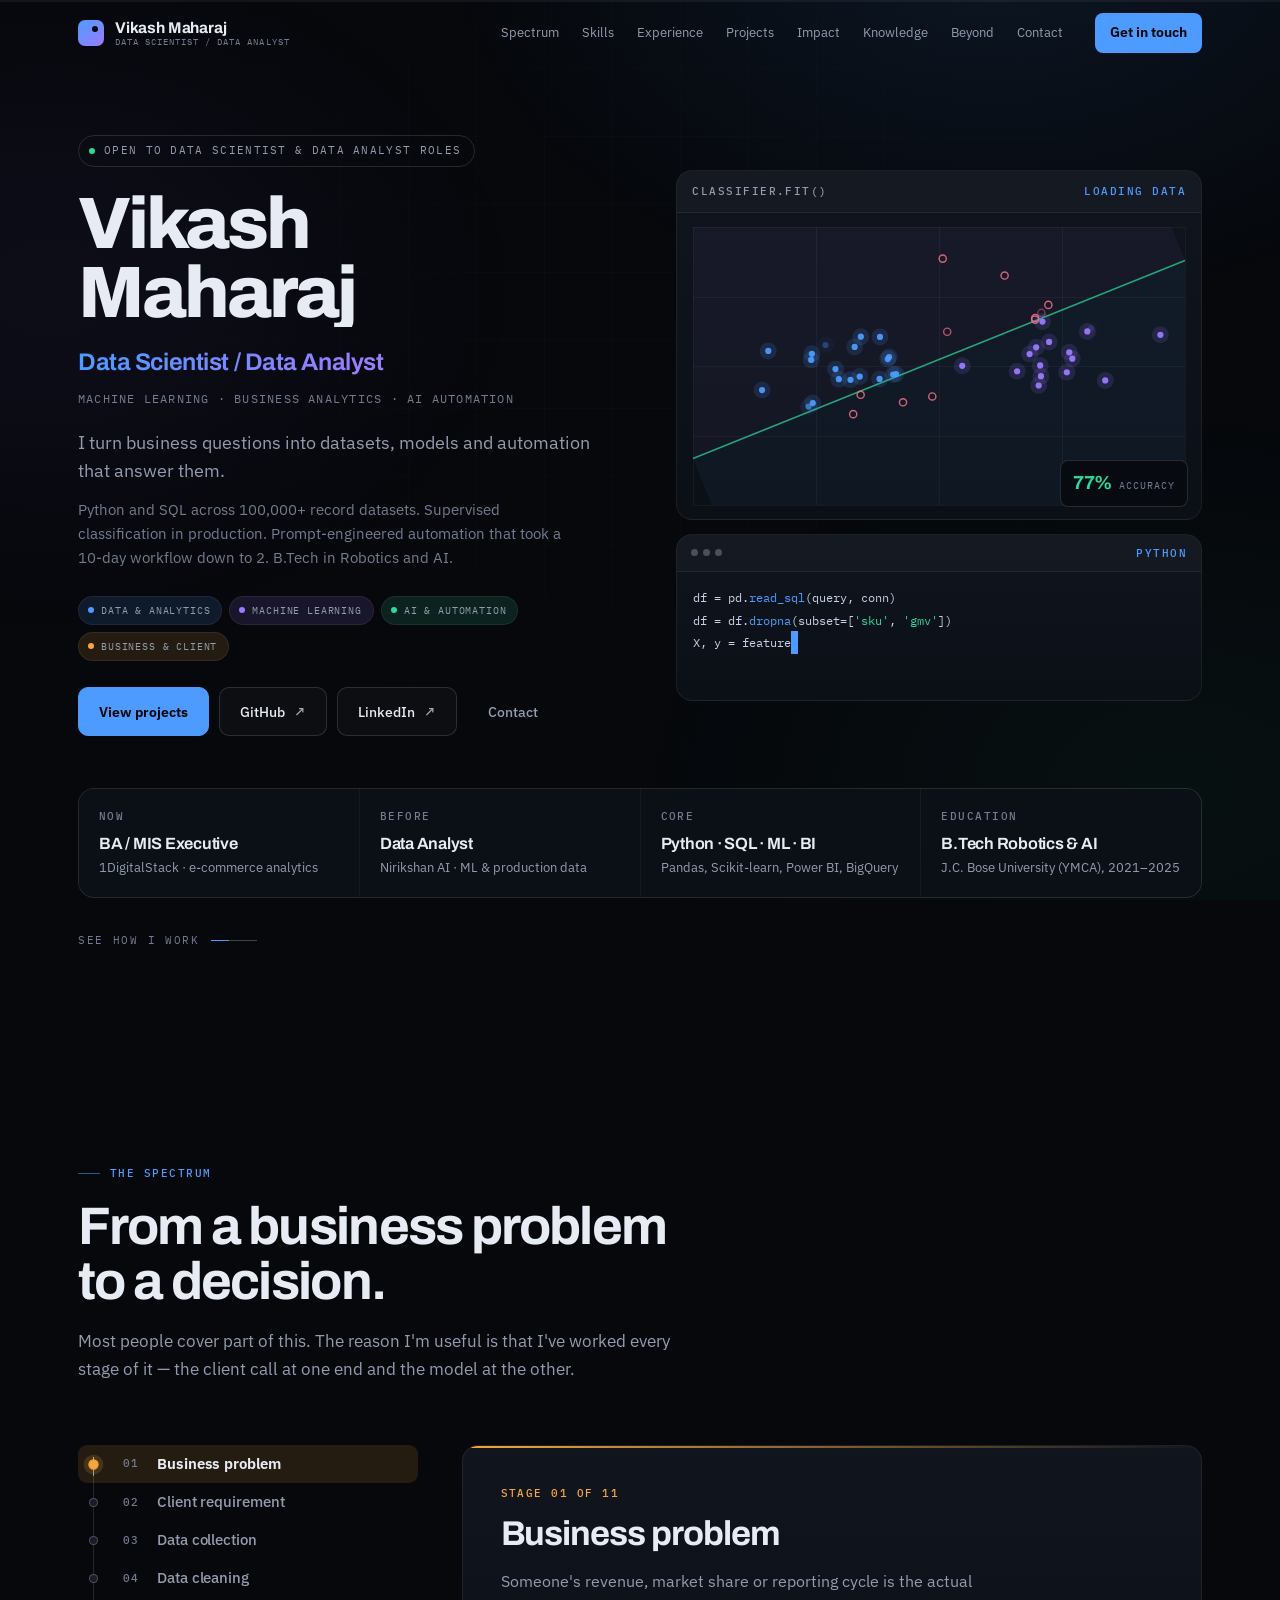
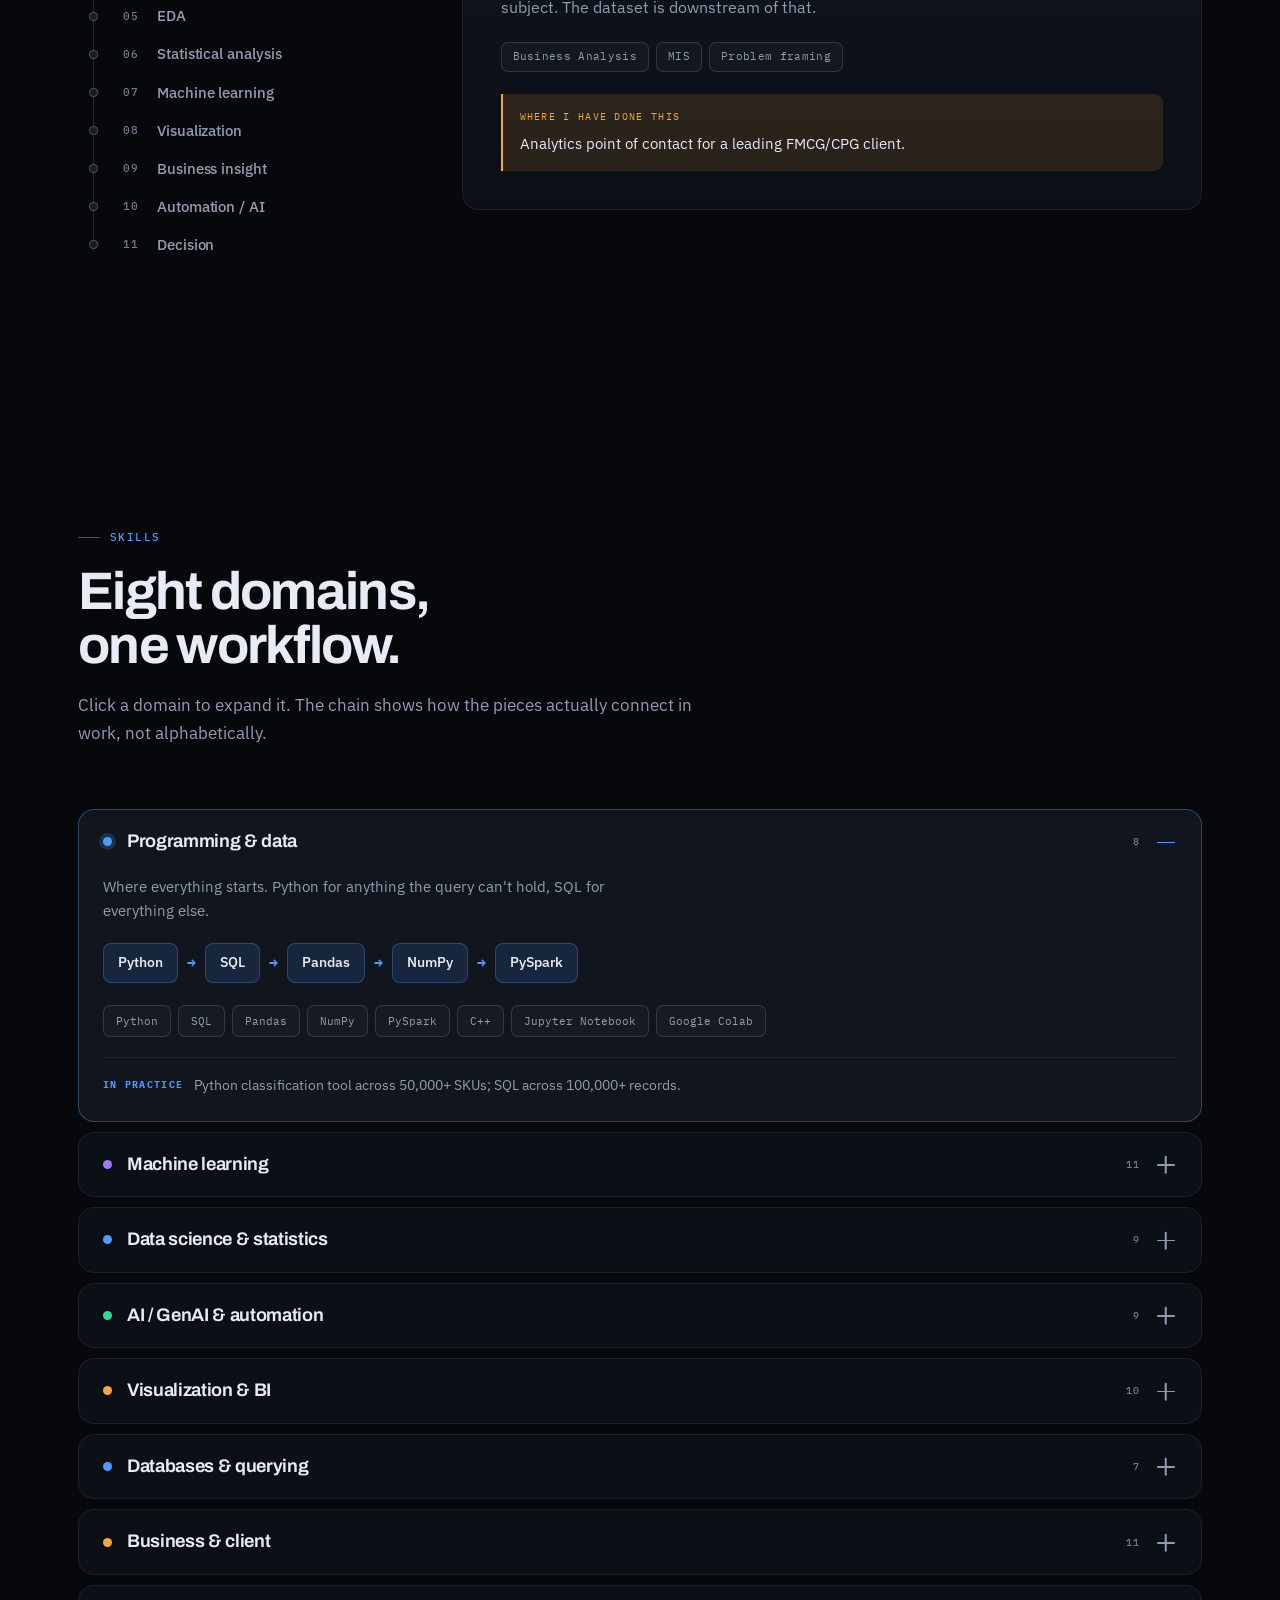
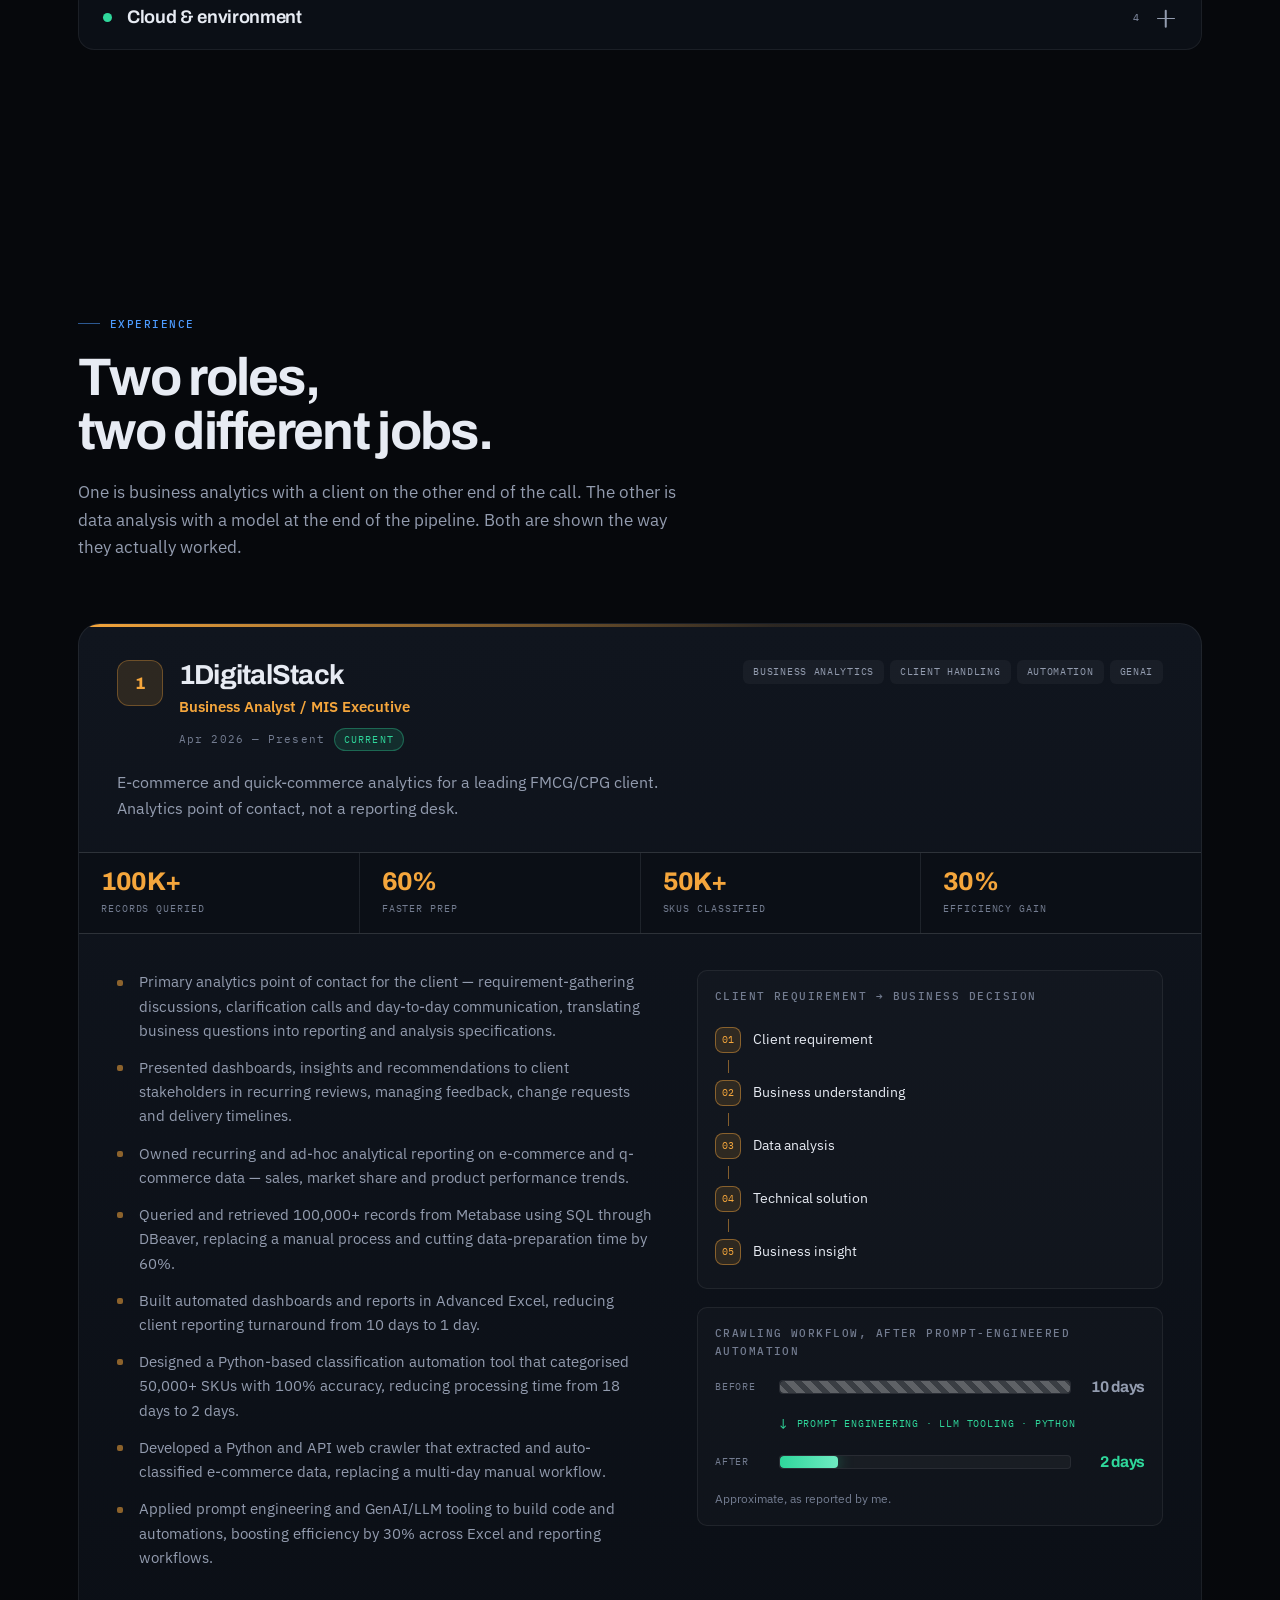
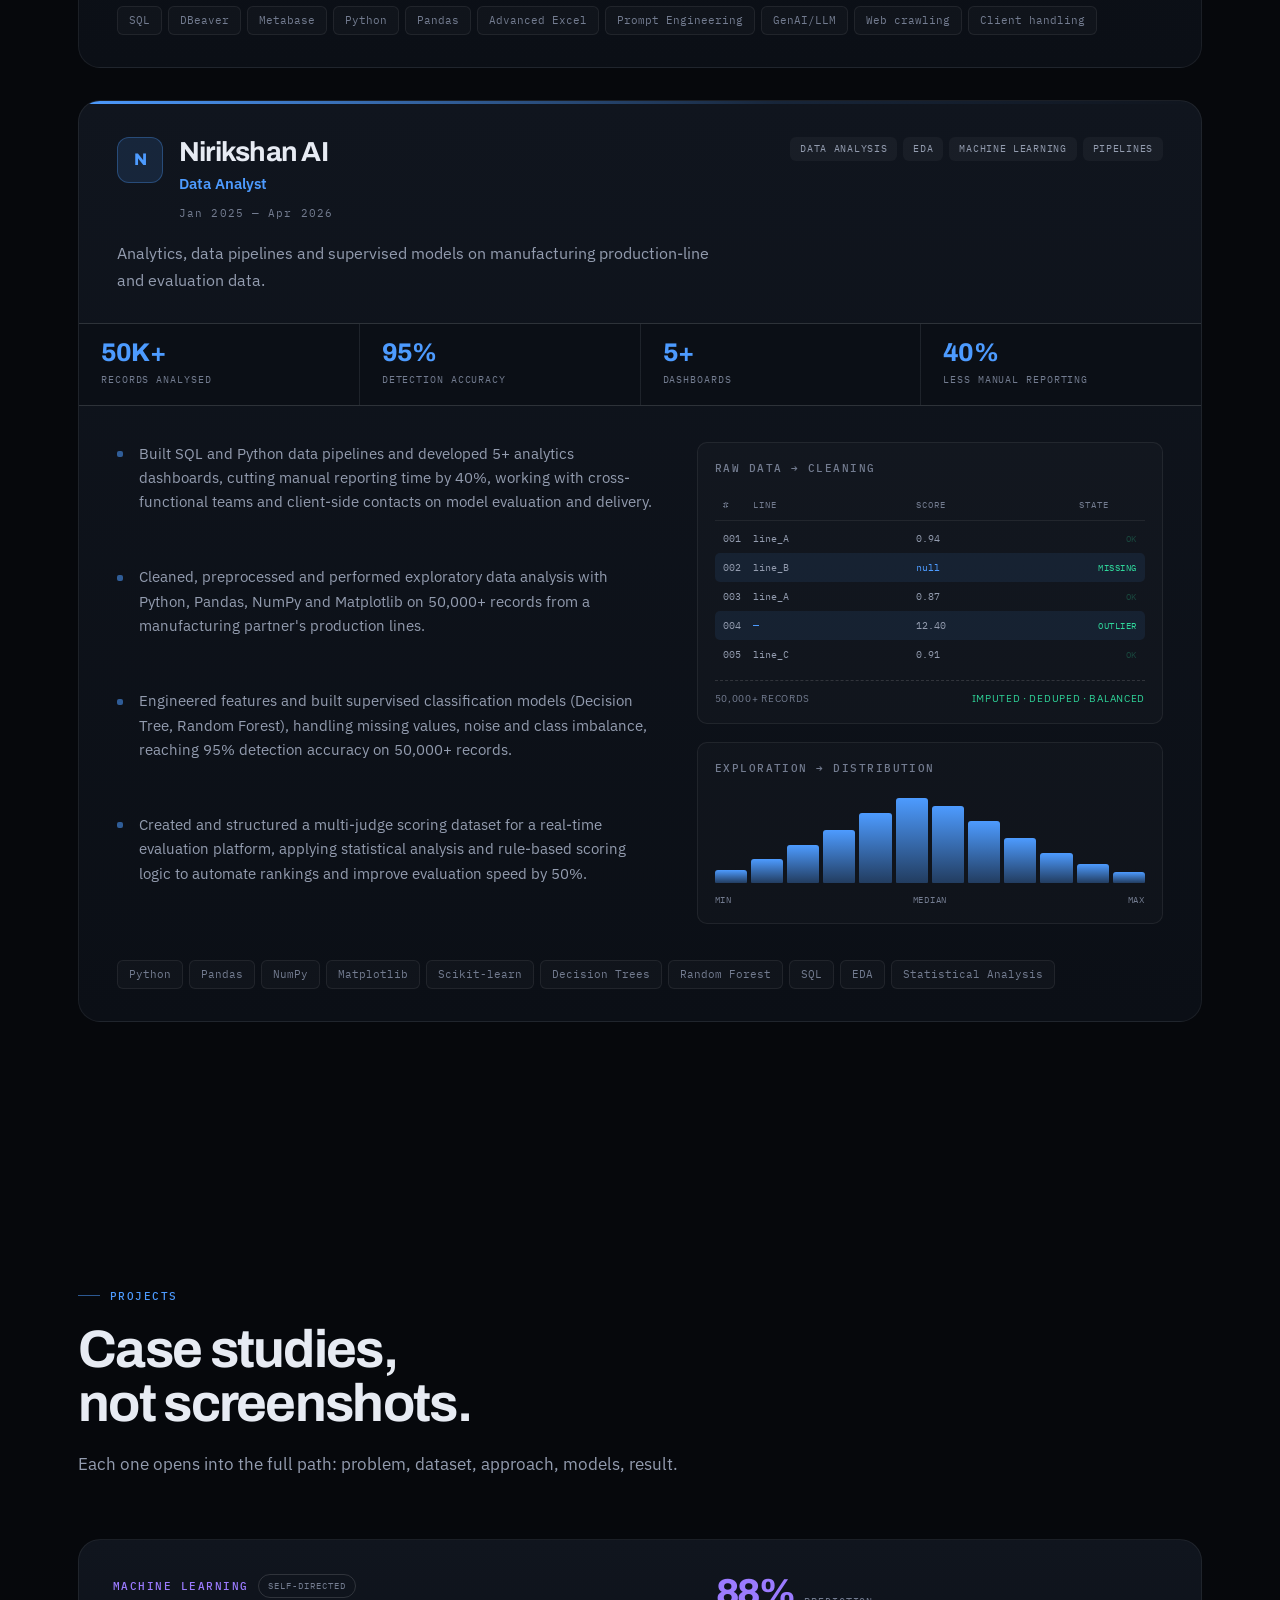
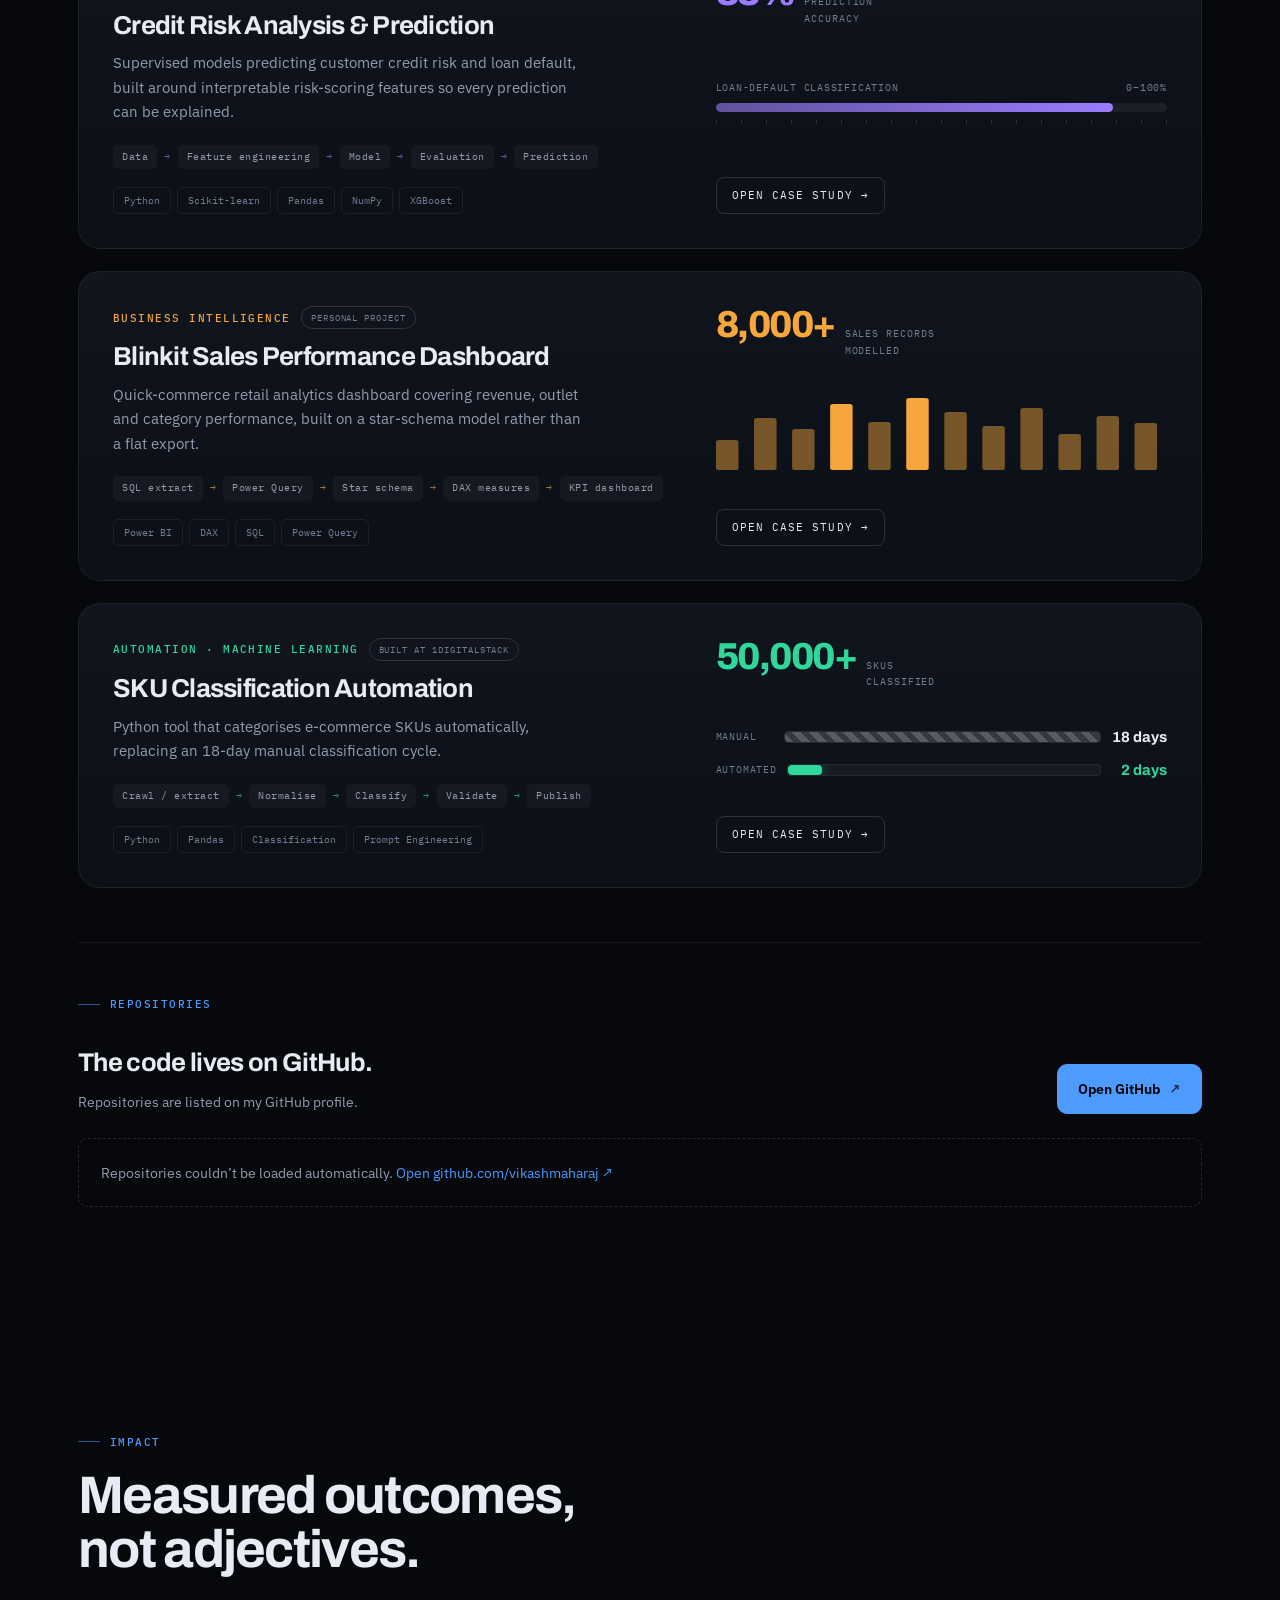
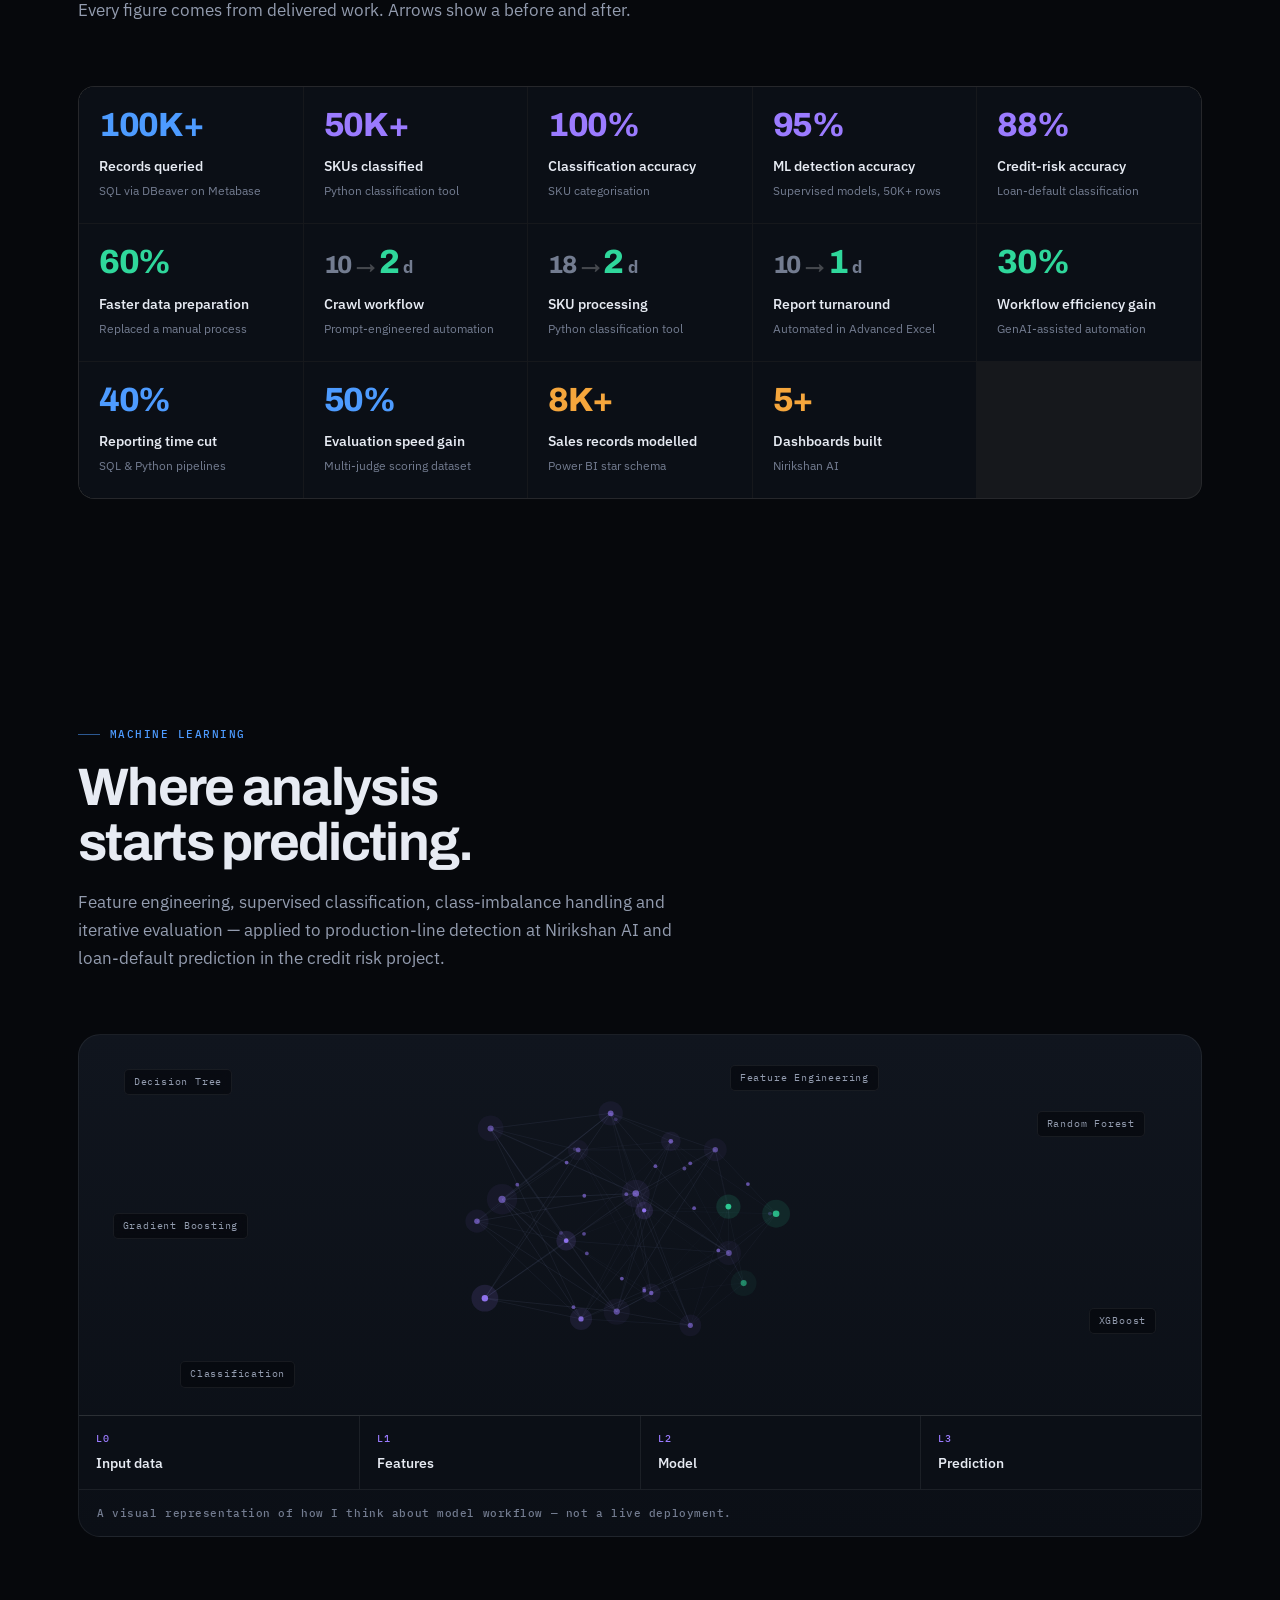
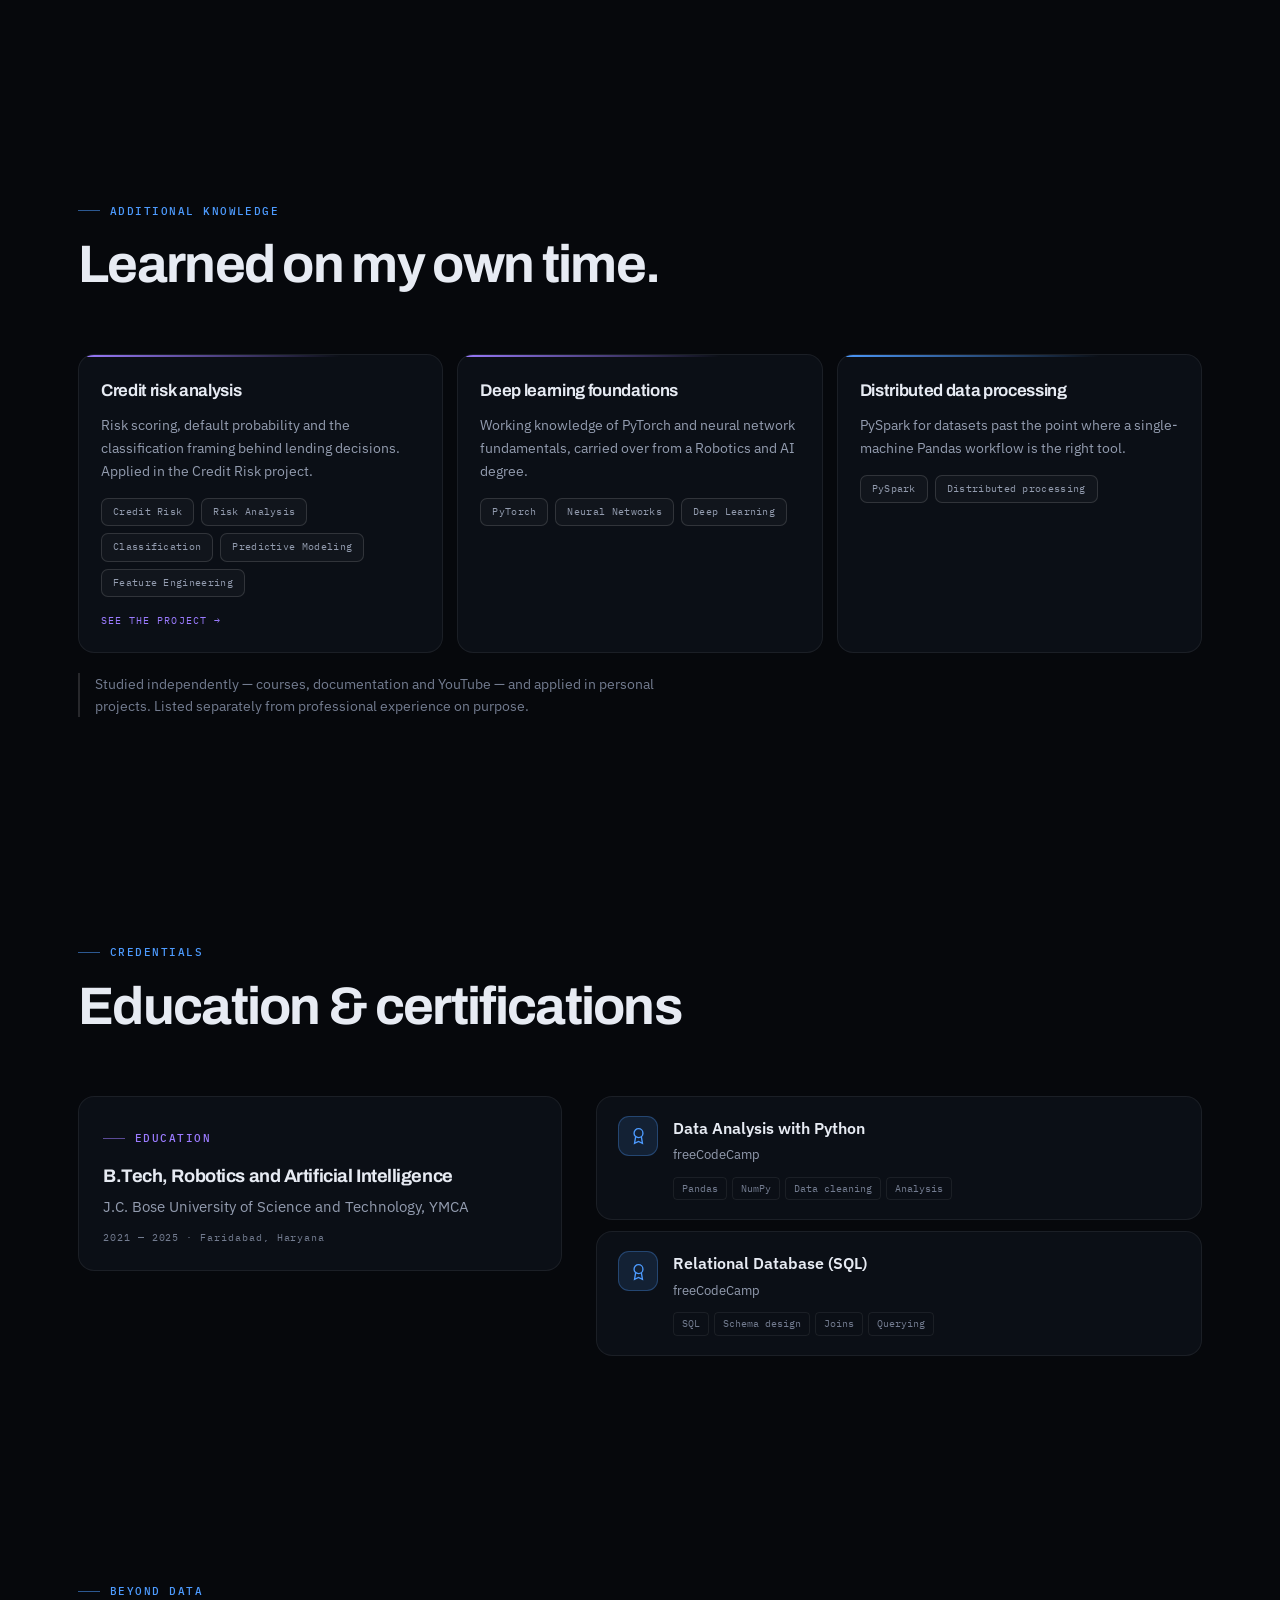
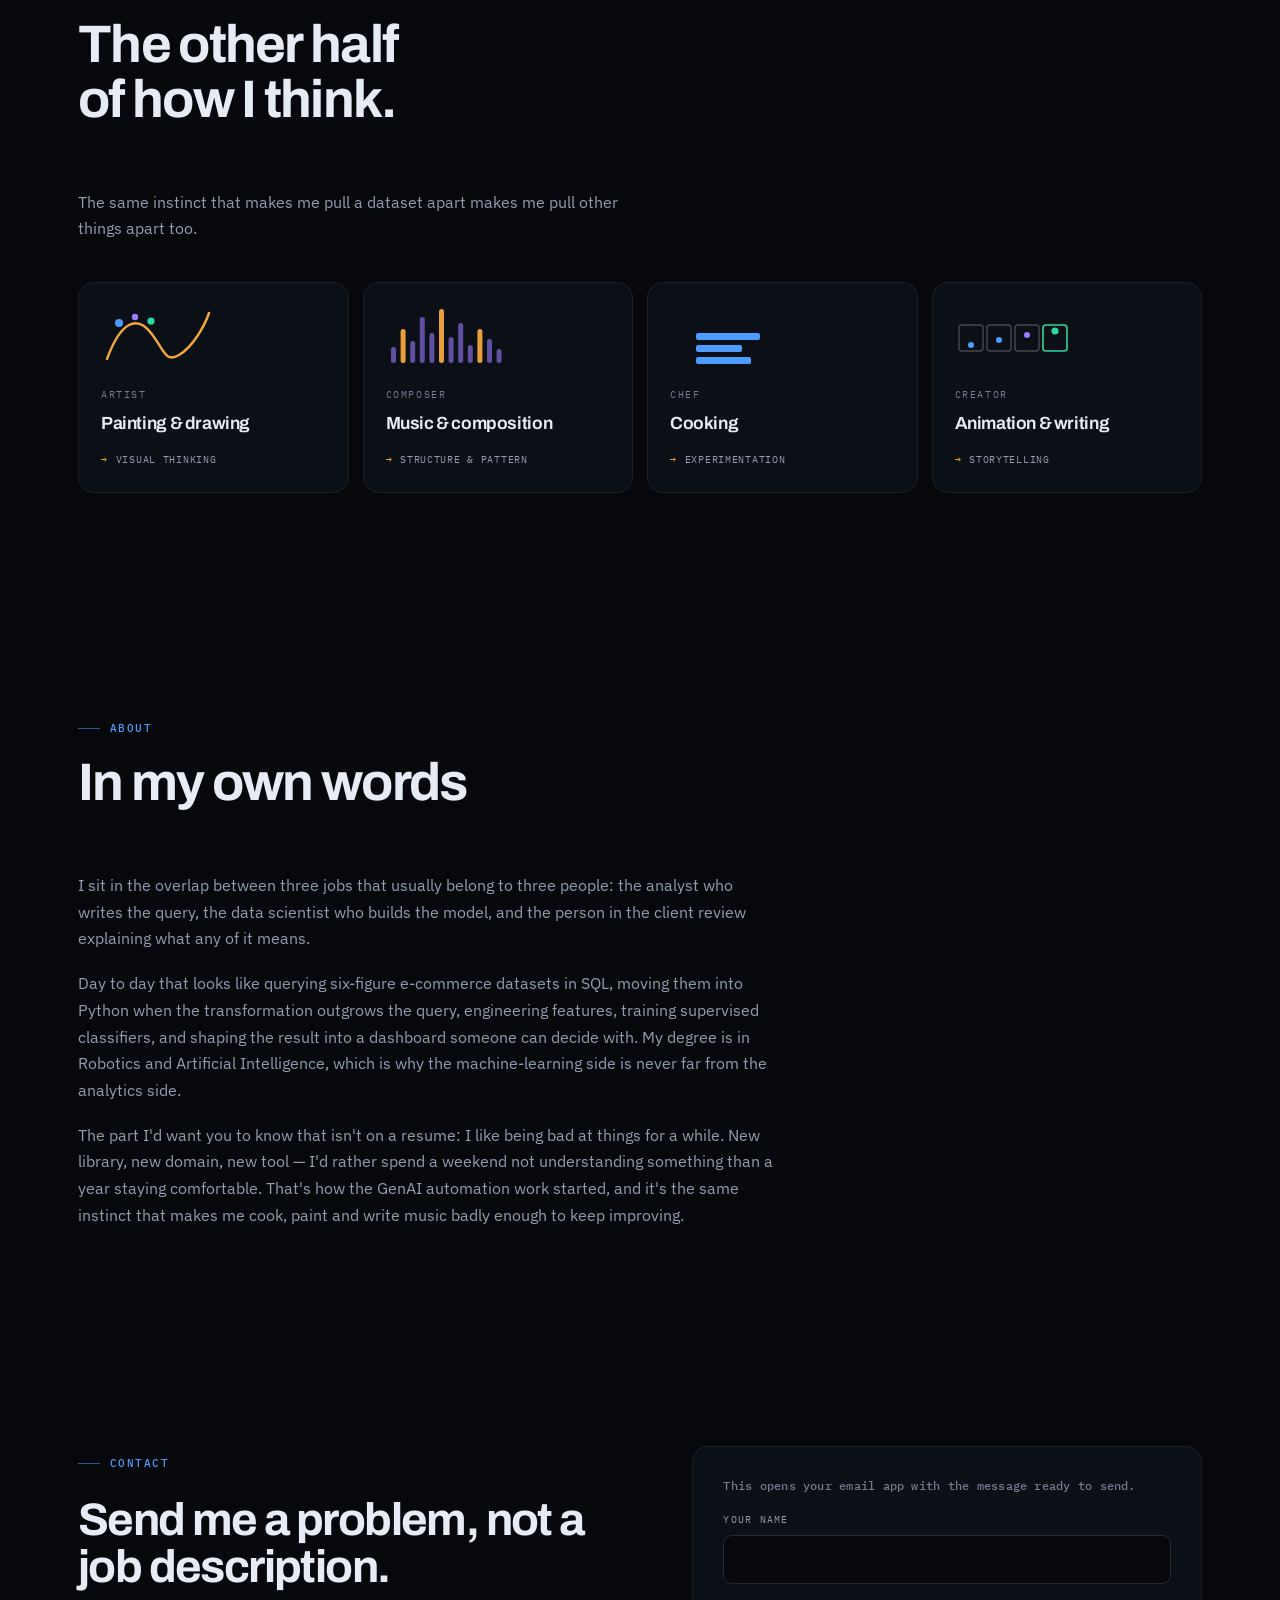
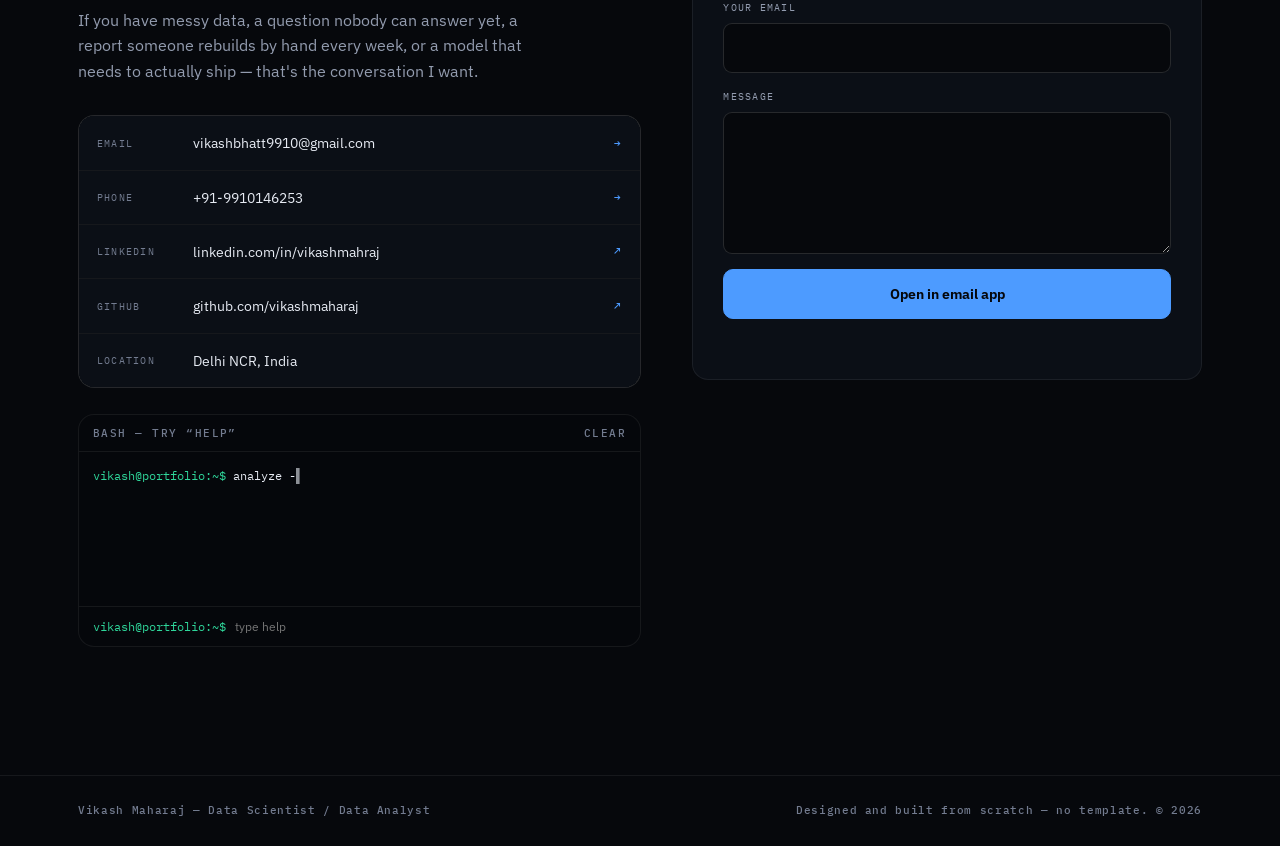
<file: index.html>
<!DOCTYPE html>
<html lang="en">
<head>
<meta charset="utf-8">
<meta name="viewport" content="width=device-width, initial-scale=1, viewport-fit=cover">
<meta name="color-scheme" content="dark">

<title>Vikash Maharaj — Data Scientist &amp; Data Analyst</title>
<meta name="description" content="Data Scientist and Data Analyst working across Python, SQL, machine learning, business analytics and AI automation. Supervised classification, e-commerce analytics, BI dashboards and prompt-engineered workflow automation.">
<meta name="author" content="Vikash Maharaj">
<meta name="keywords" content="Data Scientist, Data Analyst, Python, SQL, Machine Learning, Pandas, Scikit-learn, XGBoost, Power BI, Tableau, BigQuery, PySpark, Prompt Engineering, Generative AI, Business Analyst, MIS, E-commerce Analytics">
<link rel="canonical" href="https://vikashmaharaj.github.io/portfolio/">

<meta property="og:type" content="profile">
<meta property="og:title" content="Vikash Maharaj — Data Scientist &amp; Data Analyst">
<meta property="og:description" content="Python, SQL, machine learning and AI automation. Supervised classification in production, e-commerce analytics, BI dashboards, and a crawling workflow cut from ~10 days to ~2.">
<meta property="og:url" content="https://vikashmaharaj.github.io/portfolio/">
<meta property="og:site_name" content="Vikash Maharaj">
<meta property="og:locale" content="en_IN">
<meta property="profile:first_name" content="Vikash">
<meta property="profile:last_name" content="Maharaj">
<meta property="og:image" content="https://vikashmaharaj.github.io/portfolio/og-image.png">
<meta property="og:image:width" content="1200">
<meta property="og:image:height" content="630">
<meta property="og:image:alt" content="Vikash Maharaj — Data Scientist and Data Analyst">

<meta name="twitter:card" content="summary_large_image">
<meta name="twitter:title" content="Vikash Maharaj — Data Scientist &amp; Data Analyst">
<meta name="twitter:description" content="Python, SQL, machine learning and AI automation. Supervised classification, e-commerce analytics and BI dashboards.">
<meta name="twitter:image" content="https://vikashmaharaj.github.io/portfolio/og-image.png">
<meta name="twitter:image:alt" content="Vikash Maharaj — Data Scientist and Data Analyst">

<link rel="icon" href="data:image/svg+xml,%3Csvg xmlns='http://www.w3.org/2000/svg' viewBox='0 0 32 32'%3E%3Crect width='32' height='32' rx='7' fill='%2306080C'/%3E%3Cpath d='M6 23l5-6 5 3 5-8 5 4' stroke='%234D9BFF' stroke-width='2.4' fill='none' stroke-linecap='round' stroke-linejoin='round'/%3E%3Ccircle cx='26' cy='16' r='2.4' fill='%232FD79B'/%3E%3C/svg%3E">
<meta name="theme-color" content="#06080C">

<link rel="preconnect" href="https://fonts.googleapis.com">
<link rel="preconnect" href="https://fonts.gstatic.com" crossorigin>
<link href="https://fonts.googleapis.com/css2?family=Archivo:wght@600;700;800&family=IBM+Plex+Mono:wght@400;500&family=IBM+Plex+Sans:wght@400;500;600&display=swap" rel="stylesheet">

<link rel="stylesheet" href="styles.css">

<script type="application/ld+json">
{
  "@context": "https://schema.org",
  "@type": "Person",
  "name": "Vikash Maharaj",
  "jobTitle": "Data Scientist / Data Analyst",
  "description": "Data Scientist and Data Analyst working across Python, SQL, machine learning, business analytics and AI automation.",
  "email": "mailto:vikashbhatt9910@gmail.com",
  "telephone": "+91-9910146253",
  "url": "https://vikashmaharaj.github.io/portfolio/",
  "address": { "@type": "PostalAddress", "addressRegion": "Delhi NCR", "addressCountry": "IN" },
  "sameAs": [
    "https://www.linkedin.com/in/vikashmahraj",
    "https://github.com/vikashmaharaj"
  ],
  "alumniOf": {
    "@type": "CollegeOrUniversity",
    "name": "J.C. Bose University of Science and Technology, YMCA",
    "address": { "@type": "PostalAddress", "addressLocality": "Faridabad", "addressRegion": "Haryana", "addressCountry": "IN" }
  },
  "hasCredential": [
    { "@type": "EducationalOccupationalCredential", "name": "Data Analysis with Python", "credentialCategory": "certificate", "recognizedBy": { "@type": "Organization", "name": "freeCodeCamp" } },
    { "@type": "EducationalOccupationalCredential", "name": "Relational Database (SQL)", "credentialCategory": "certificate", "recognizedBy": { "@type": "Organization", "name": "freeCodeCamp" } }
  ],
  "knowsAbout": [
    "Python","SQL","Pandas","NumPy","Scikit-learn","PySpark","Machine Learning",
    "Exploratory Data Analysis","Statistical Analysis","Feature Engineering","Classification",
    "Predictive Modeling","XGBoost","Random Forest","Decision Trees","Gradient Boosting",
    "Data Visualization","Power BI","Tableau","Metabase","Google BigQuery","MySQL","DBeaver",
    "AWS","Jupyter Notebook","Business Intelligence","Business Analysis","MIS",
    "Prompt Engineering","Generative AI","Large Language Models","Workflow Automation",
    "E-commerce Analytics","Credit Risk Analysis"
  ]
}
</script>
</head>

<body>
<a class="skip" href="#main">Skip to content</a>
<div class="progress" aria-hidden="true"><span id="progressBar"></span></div>

<!-- ================================================================== NAV -->
<header class="nav" id="nav">
  <div class="nav-in">
    <a class="brand" href="#top" aria-label="Vikash Maharaj — back to top">
      <span class="brand-mark" aria-hidden="true"></span>
      <span class="brand-txt">
        <span class="brand-name">Vikash Maharaj</span>
        <span class="brand-sub" id="brandSub"></span>
      </span>
    </a>
    <nav class="nav-links" id="navLinks" aria-label="Sections"></nav>
    <div class="nav-end">
      <a class="nav-cta" href="#contact">Get in touch</a>
      <button class="nav-toggle" id="navToggle" aria-expanded="false" aria-controls="navLinks" aria-label="Open menu">
        <span></span><span></span>
      </button>
    </div>
  </div>
</header>

<main id="main">

  <!-- ================================================================ HERO -->
  <section class="hero" id="top" aria-labelledby="heroName">
    <div class="wrap">
      <div class="hero-grid">

        <div class="hero-id">
          <p class="eyebrow reveal" style="--d:0">
            <span class="pulse" aria-hidden="true"></span>
            <span id="heroAvail"></span>
          </p>

          <h1 class="hero-name" id="heroName">
            <span class="line"><span></span></span>
            <span class="line"><span></span></span>
          </h1>

          <p class="hero-role reveal" style="--d:1" id="heroRole"></p>
          <p class="hero-disc reveal" style="--d:1" id="heroDisc"></p>
          <p class="hero-lede reveal" style="--d:2" id="heroLede"></p>
          <p class="hero-vp reveal" style="--d:2" id="heroVp"></p>

          <ul class="hero-legend reveal" style="--d:3" id="heroLegend" aria-label="What the colours mean"></ul>

          <div class="hero-cta reveal" style="--d:4" id="heroCta"></div>
        </div>

        <div class="hero-stage reveal" style="--d:3">
          <!-- SIGNATURE: a classifier fitting itself, live -->
          <div class="panel classifier">
            <div class="panel-bar">
              <span class="mono panel-label">classifier.fit()</span>
              <span class="mono panel-meta" id="clsEpoch">epoch 0</span>
            </div>
            <canvas id="clsCanvas" role="img"
              aria-label="An animated scatter plot in which sample points stream in and a supervised classifier fits a decision boundary that separates them into two classes, with accuracy rising as it converges."></canvas>
            <div class="cls-readout" aria-hidden="true">
              <b id="clsAcc">0%</b><span>accuracy</span>
            </div>
          </div>

          <!-- live code cell -->
          <div class="panel console">
            <div class="panel-bar">
              <span class="panel-dots" aria-hidden="true"><i></i><i></i><i></i></span>
              <span class="mono panel-meta" id="cellLang">python</span>
            </div>
            <div class="cell" id="cell" role="img" aria-label="A code editor cycling through Python and SQL snippets from real work: classifying SKUs, querying quick-commerce sales, and running an LLM-assisted extraction pipeline."></div>
          </div>
        </div>
      </div>

      <!-- recruiter scan strip -->
      <div class="snap reveal" style="--d:5" id="snap" aria-label="Profile at a glance"></div>

      <a class="scroll-hint" href="#spectrum">
        <span>See how I work</span>
        <span class="scroll-line" aria-hidden="true"></span>
      </a>
    </div>
  </section>

  <!-- ============================================================ SPECTRUM -->
  <section class="sec" id="spectrum" aria-labelledby="specTitle">
    <div class="wrap">
      <header class="sec-head reveal">
        <p class="kicker mono">The spectrum</p>
        <h2 class="sec-title" id="specTitle">From a business problem<br>to a decision.</h2>
        <p class="sec-sub" id="specIntro"></p>
      </header>

      <div class="spec spec-grid reveal">
        <div class="spec-rail" id="specRail" role="group" aria-label="Stages from business problem to decision">
          <span class="spec-fill" id="specFill" aria-hidden="true"></span>
        </div>
        <div class="spec-detail" id="specDetail" aria-live="polite"></div>
      </div>
    </div>
  </section>

  <!-- ============================================================== SKILLS -->
  <section class="sec" id="skills" aria-labelledby="skillsTitle">
    <div class="wrap">
      <header class="sec-head reveal">
        <p class="kicker mono">Skills</p>
        <h2 class="sec-title" id="skillsTitle">Eight domains,<br>one workflow.</h2>
        <p class="sec-sub" id="skillsNote"></p>
      </header>
      <div class="sk reveal" id="skillDomains"></div>
    </div>
  </section>

  <!-- ========================================================== EXPERIENCE -->
  <section class="sec" id="experience" aria-labelledby="expTitle">
    <div class="wrap">
      <header class="sec-head reveal">
        <p class="kicker mono">Experience</p>
        <h2 class="sec-title" id="expTitle">Two roles,<br>two different jobs.</h2>
        <p class="sec-sub">One is business analytics with a client on the other end of the call. The other is data analysis with a model at the end of the pipeline. Both are shown the way they actually worked.</p>
      </header>
      <div class="xp" id="xp"></div>
    </div>
  </section>

  <!-- ============================================================ PROJECTS -->
  <section class="sec" id="projects" aria-labelledby="projTitle">
    <div class="wrap">
      <header class="sec-head reveal">
        <p class="kicker mono">Projects</p>
        <h2 class="sec-title" id="projTitle">Case studies,<br>not screenshots.</h2>
        <p class="sec-sub">Each one opens into the full path: problem, dataset, approach, models, result.</p>
      </header>

      <div class="projects" id="projectsGrid"></div>

      <div class="gh reveal" id="github">
        <div class="gh-head">
          <div>
            <p class="kicker mono">Repositories</p>
            <h3 class="gh-title">The code lives on GitHub.</h3>
            <p class="gh-sub" id="ghSub">Loading public repositories…</p>
          </div>
          <a class="btn btn-primary" id="ghCta" href="#" target="_blank" rel="noopener noreferrer">Open GitHub <i aria-hidden="true">↗</i></a>
        </div>
        <div class="gh-grid" id="ghGrid"></div>
      </div>
    </div>
  </section>

  <!-- ============================================================== IMPACT -->
  <section class="sec sec-tight" id="impact" aria-labelledby="impactTitle">
    <div class="wrap">
      <header class="sec-head reveal">
        <p class="kicker mono">Impact</p>
        <h2 class="sec-title" id="impactTitle">Measured outcomes,<br>not adjectives.</h2>
        <p class="sec-sub">Every figure comes from delivered work. Arrows show a before and after.</p>
      </header>
      <div class="metrics reveal" id="metrics"></div>
    </div>
  </section>

  <!-- ================================================== ML / MODEL WORKFLOW -->
  <section class="sec" id="ml" aria-labelledby="mlTitle">
    <div class="wrap">
      <header class="sec-head reveal">
        <p class="kicker mono">Machine learning</p>
        <h2 class="sec-title" id="mlTitle">Where analysis<br>starts predicting.</h2>
        <p class="sec-sub" id="mlBody"></p>
      </header>

      <div class="net reveal">
        <div class="net-stage">
          <canvas id="netCanvas" role="img"
            aria-label="A rotating three-dimensional diagram of a neural network with an input layer, two hidden layers and an output layer, with signals travelling along the connections."></canvas>
          <ul class="net-tags" id="netTags" aria-hidden="true"></ul>
        </div>
        <ol class="net-layers" id="netLayers"></ol>
        <p class="net-note mono" id="netNote"></p>
      </div>
    </div>
  </section>

  <!-- =========================================================== KNOWLEDGE -->
  <section class="sec" id="knowledge" aria-labelledby="knowTitle">
    <div class="wrap">
      <header class="sec-head reveal">
        <p class="kicker mono">Additional knowledge</p>
        <h2 class="sec-title" id="knowTitle">Learned on my own time.</h2>
      </header>
      <div class="know reveal" id="knowGrid"></div>
      <p class="k-note reveal" id="knowNote"></p>
    </div>
  </section>

  <!-- ========================================== EDUCATION + CERTIFICATIONS -->
  <section class="sec sec-tight" id="credentials" aria-labelledby="credTitle">
    <div class="wrap">
      <header class="sec-head reveal">
        <p class="kicker mono">Credentials</p>
        <h2 class="sec-title" id="credTitle">Education &amp; certifications</h2>
      </header>

      <div class="credgrid">
        <div class="edu-card reveal" data-tone="ml">
          <p class="kicker mono">Education</p>
          <p class="edu-deg" id="eduDeg"></p>
          <p class="edu-school" id="eduSchool"></p>
          <p class="edu-meta" id="eduMeta"></p>
        </div>
        <div class="certs reveal" style="--d:1" id="certs"></div>
      </div>
    </div>
  </section>

  <!-- ========================================================= BEYOND DATA -->
  <section class="sec" id="beyond" aria-labelledby="beyondTitle">
    <div class="wrap">
      <header class="sec-head reveal">
        <p class="kicker mono">Beyond data</p>
        <h2 class="sec-title" id="beyondTitle">The other half<br>of how I think.</h2>
      </header>
      <p class="beyond-lead reveal" id="beyondLead"></p>
      <div class="btiles reveal" id="btiles"></div>
    </div>
  </section>

  <!-- =============================================================== ABOUT -->
  <section class="sec sec-tight" id="about" aria-labelledby="aboutTitle">
    <div class="wrap">
      <header class="sec-head reveal">
        <p class="kicker mono">About</p>
        <h2 class="sec-title" id="aboutTitle">In my own words</h2>
      </header>
      <div class="reveal" id="aboutCopy" style="max-width:70ch;display:grid;gap:18px;color:var(--muted);font-size:1.03rem"></div>
    </div>
  </section>

  <!-- ============================================================= CONTACT -->
  <section class="sec" id="contact" aria-labelledby="ctaHeadline">
    <div class="wrap">
      <div class="contact">
        <div class="contact-left reveal">
          <p class="kicker mono">Contact</p>
          <h2 class="contact-title" id="ctaHeadline"></h2>
          <p class="contact-body" id="ctaBody"></p>

          <ul class="contact-list" id="contactList"></ul>

          <div class="terminal" id="terminal">
            <div class="term-bar">
              <span class="mono">bash — try “help”</span>
              <button class="term-clear mono" id="termClear" type="button">clear</button>
            </div>
            <div class="term-body" id="termBody" role="log" aria-live="polite" aria-label="Terminal output"></div>
            <form class="term-input" id="termForm" autocomplete="off">
              <label class="term-prompt" for="termCmd" id="termPrompt"></label>
              <input id="termCmd" name="cmd" type="text" spellcheck="false" aria-label="Terminal command" placeholder="type help">
            </form>
          </div>
        </div>

        <div class="contact-right reveal" style="--d:1">
          <form class="cform" id="cform" novalidate>
            <p class="cform-note mono">This opens your email app with the message ready to send.</p>
            <div class="field">
              <label for="fName">Your name</label>
              <input id="fName" name="name" type="text" required autocomplete="name">
            </div>
            <div class="field">
              <label for="fEmail">Your email</label>
              <input id="fEmail" name="email" type="email" required autocomplete="email">
            </div>
            <div class="field">
              <label for="fMsg">Message</label>
              <textarea id="fMsg" name="message" rows="5" required></textarea>
            </div>
            <button class="btn btn-primary btn-wide" type="submit">Open in email app</button>
            <p class="cform-status" id="cformStatus" role="status"></p>
          </form>
        </div>
      </div>
    </div>
  </section>
</main>

<footer class="foot">
  <div class="wrap foot-in">
    <p class="mono" id="footLeft"></p>
    <p class="mono">Designed and built from scratch — no template. <span id="footYear"></span></p>
  </div>
</footer>

<div class="modal" id="modal" hidden>
  <div class="modal-scrim" data-close></div>
  <div class="modal-box" role="dialog" aria-modal="true" aria-labelledby="modalTitle">
    <button class="modal-x" data-close aria-label="Close case study">✕</button>
    <div class="modal-in" id="modalIn"></div>
  </div>
</div>

<script src="portfolio-data.js"></script>
<script src="app.js"></script>
</body>
</html>
</file>
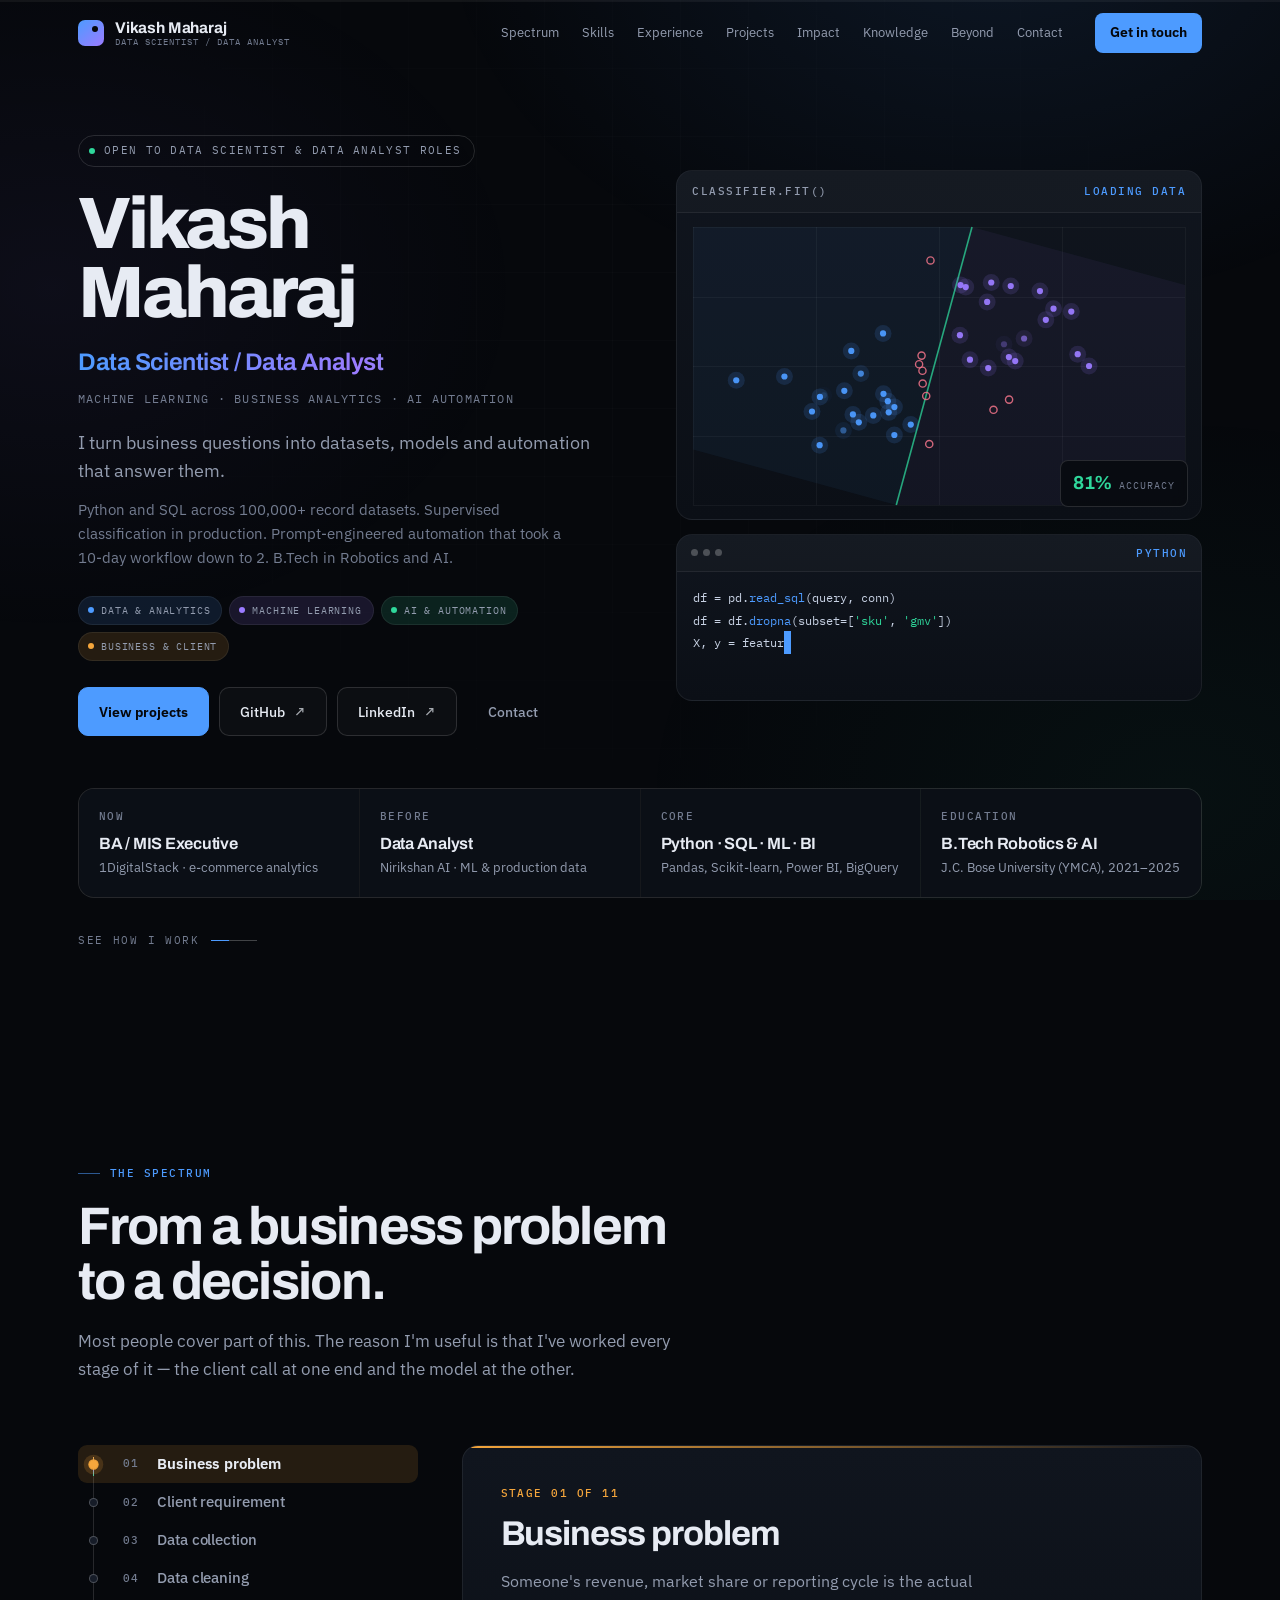
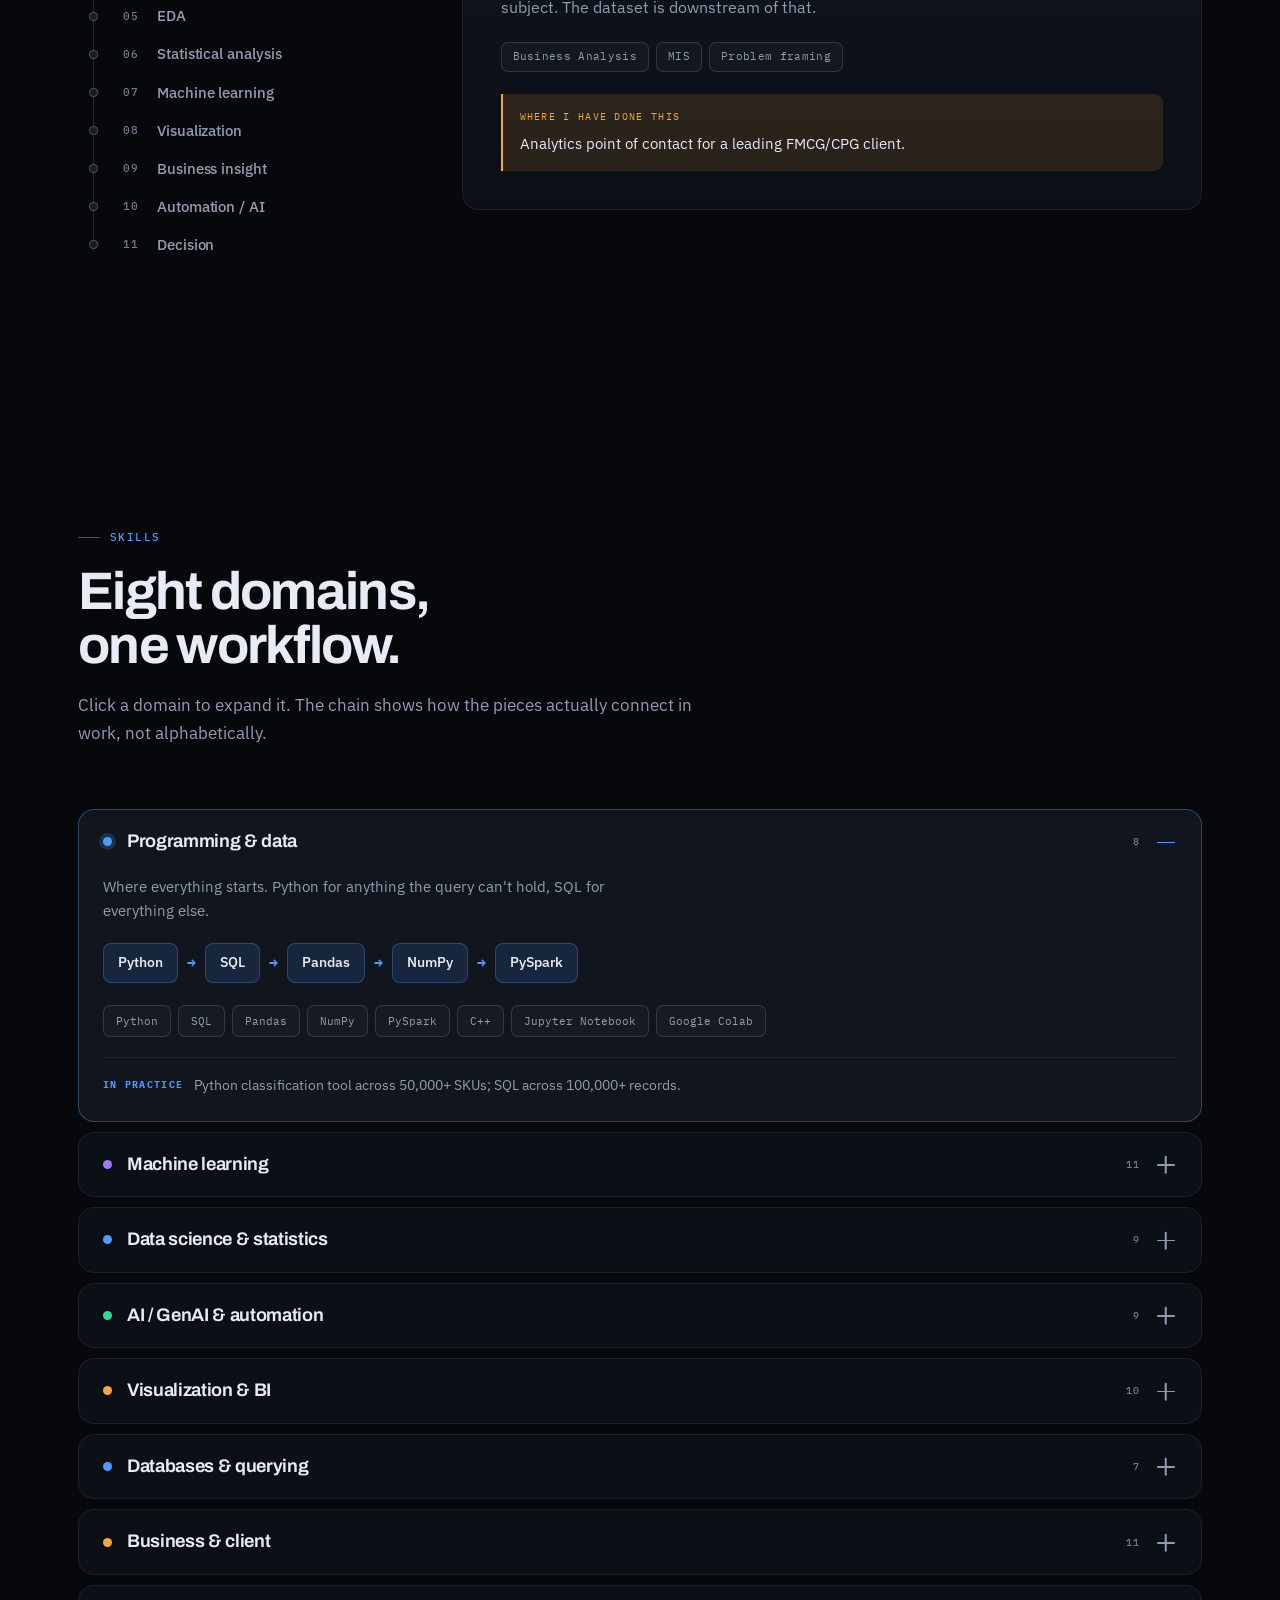
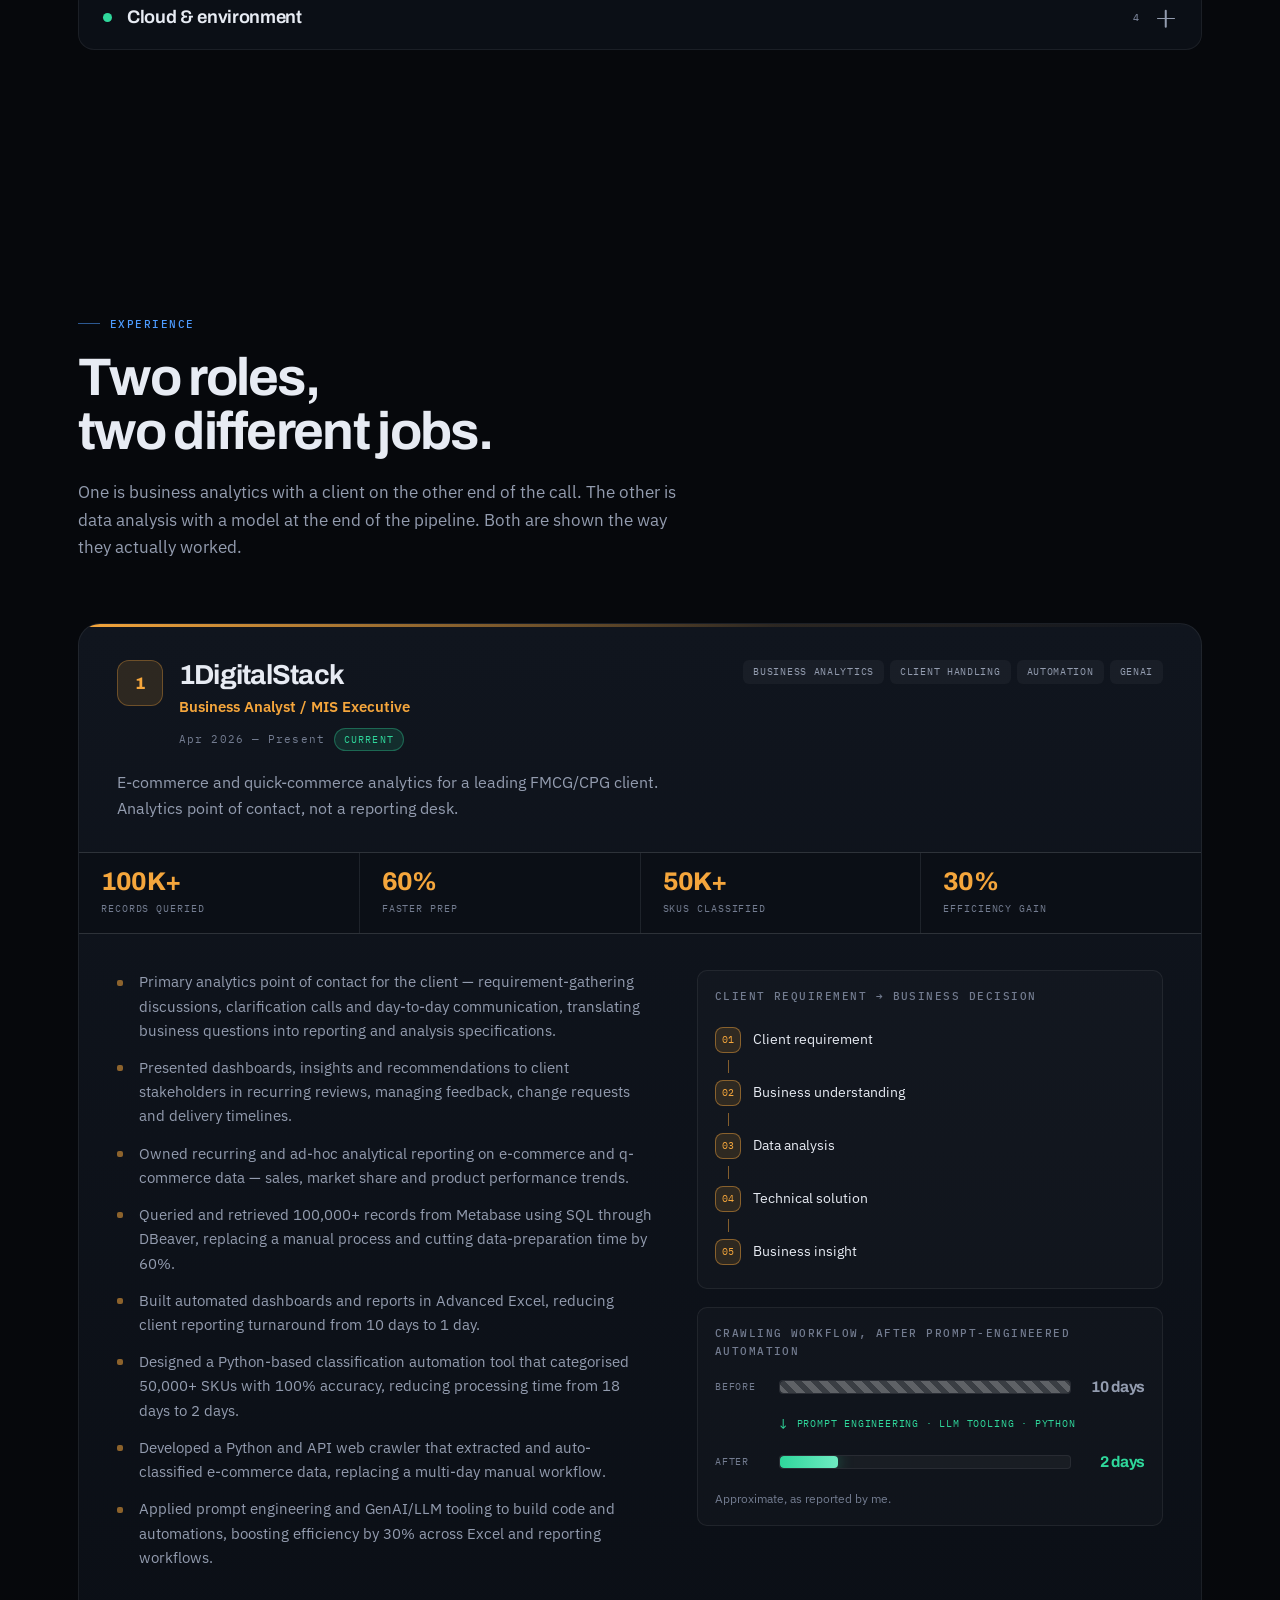
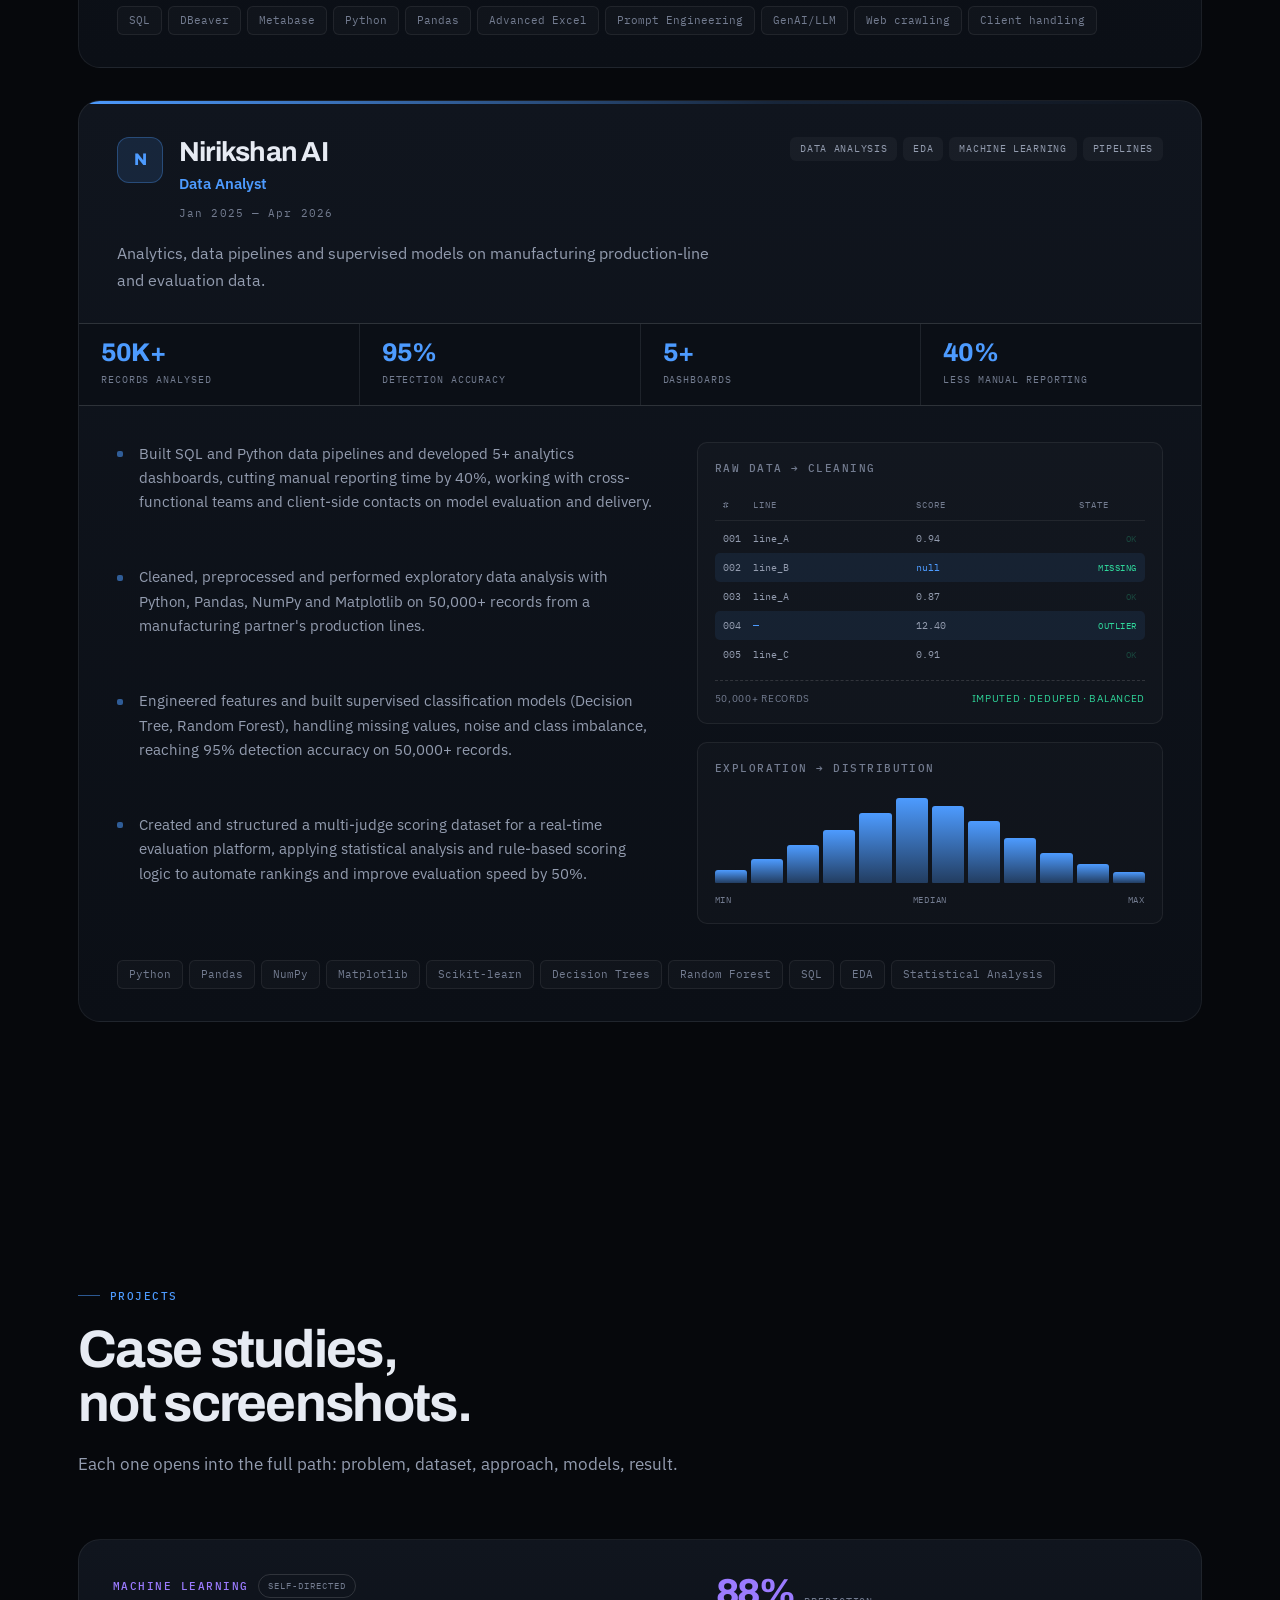
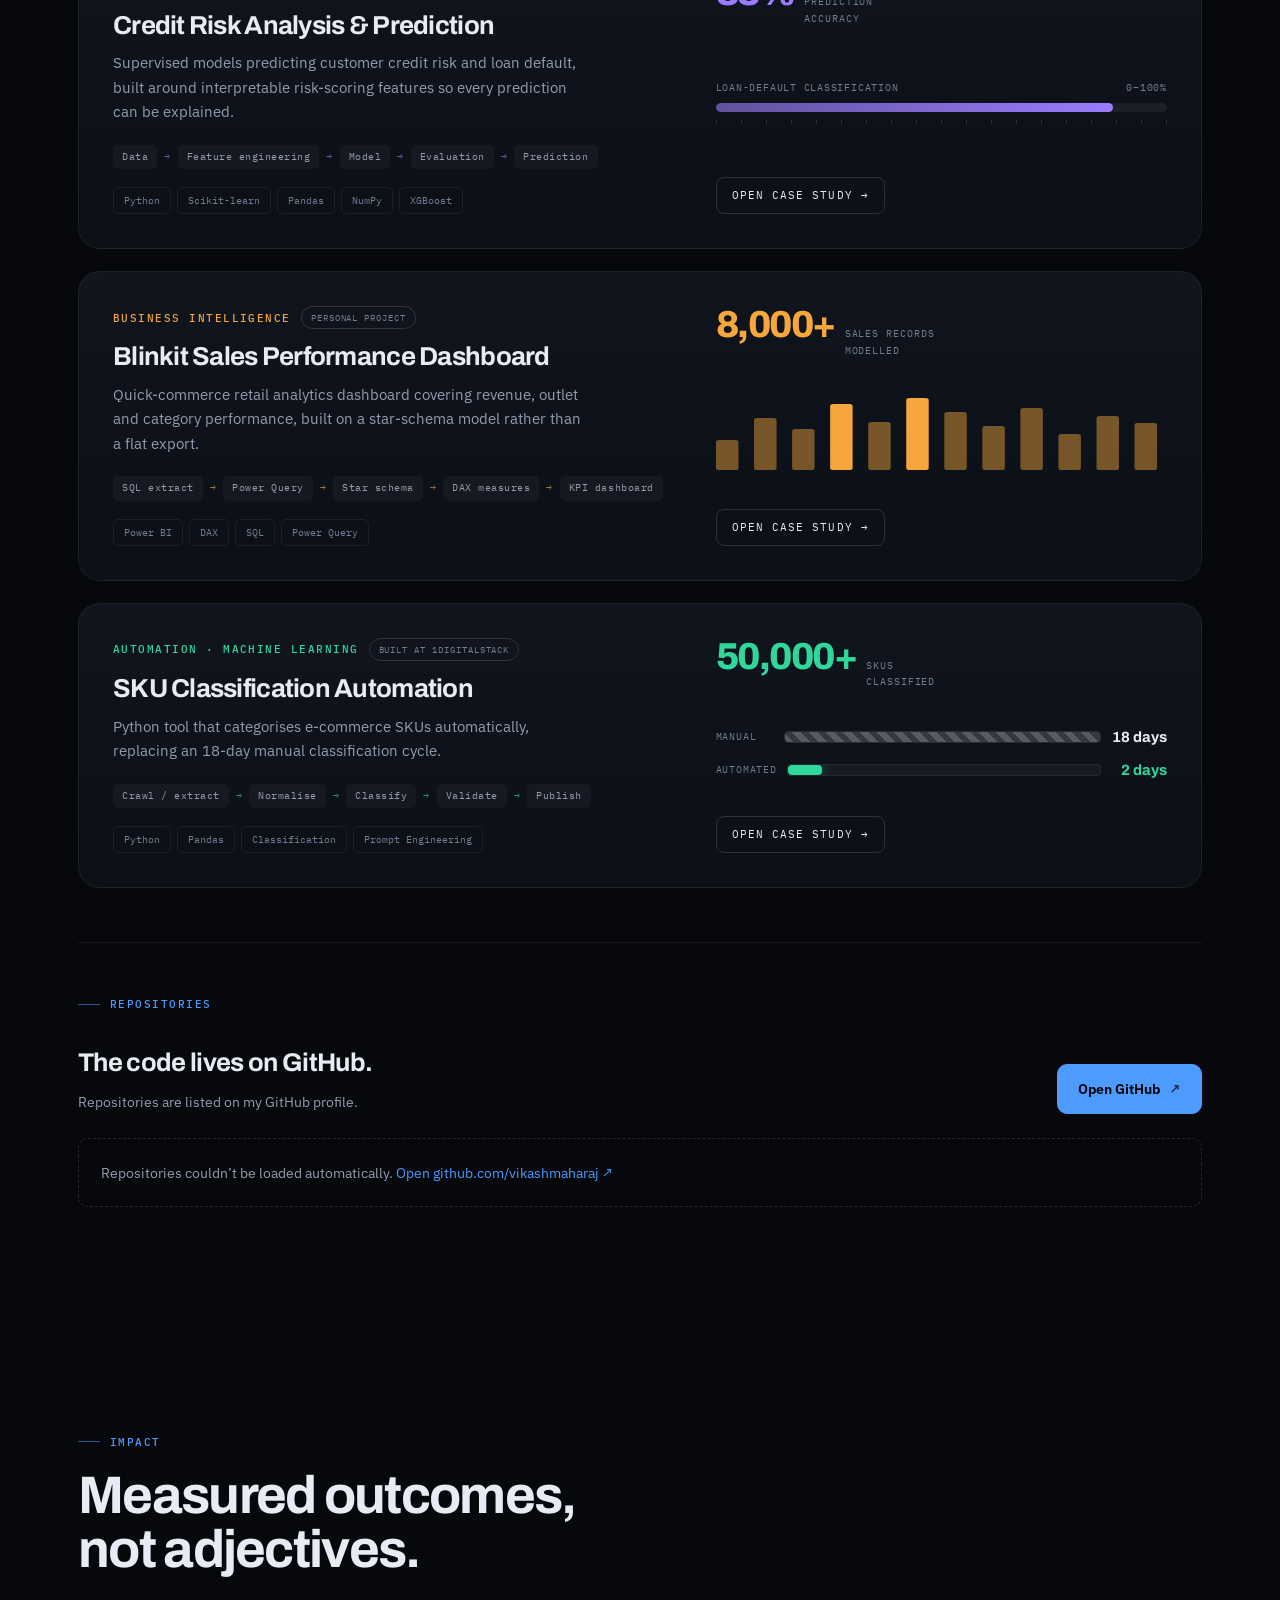
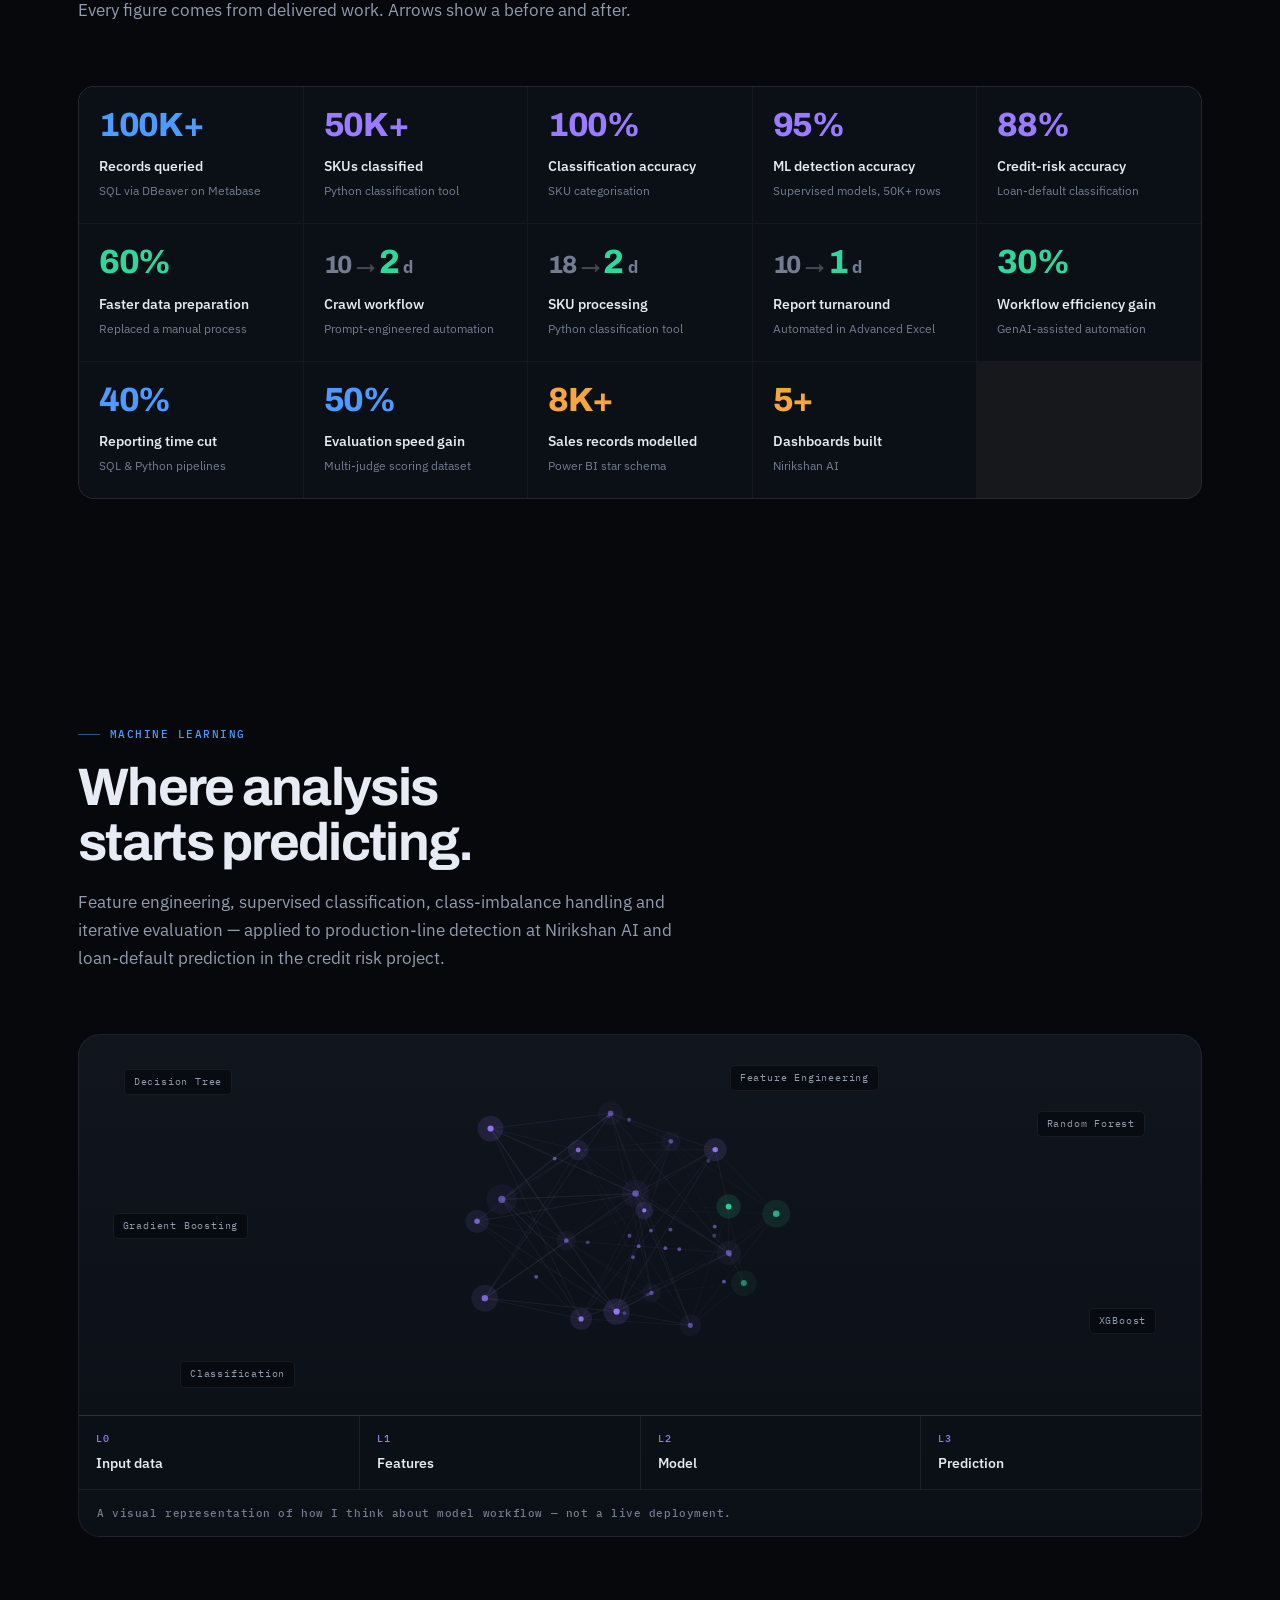
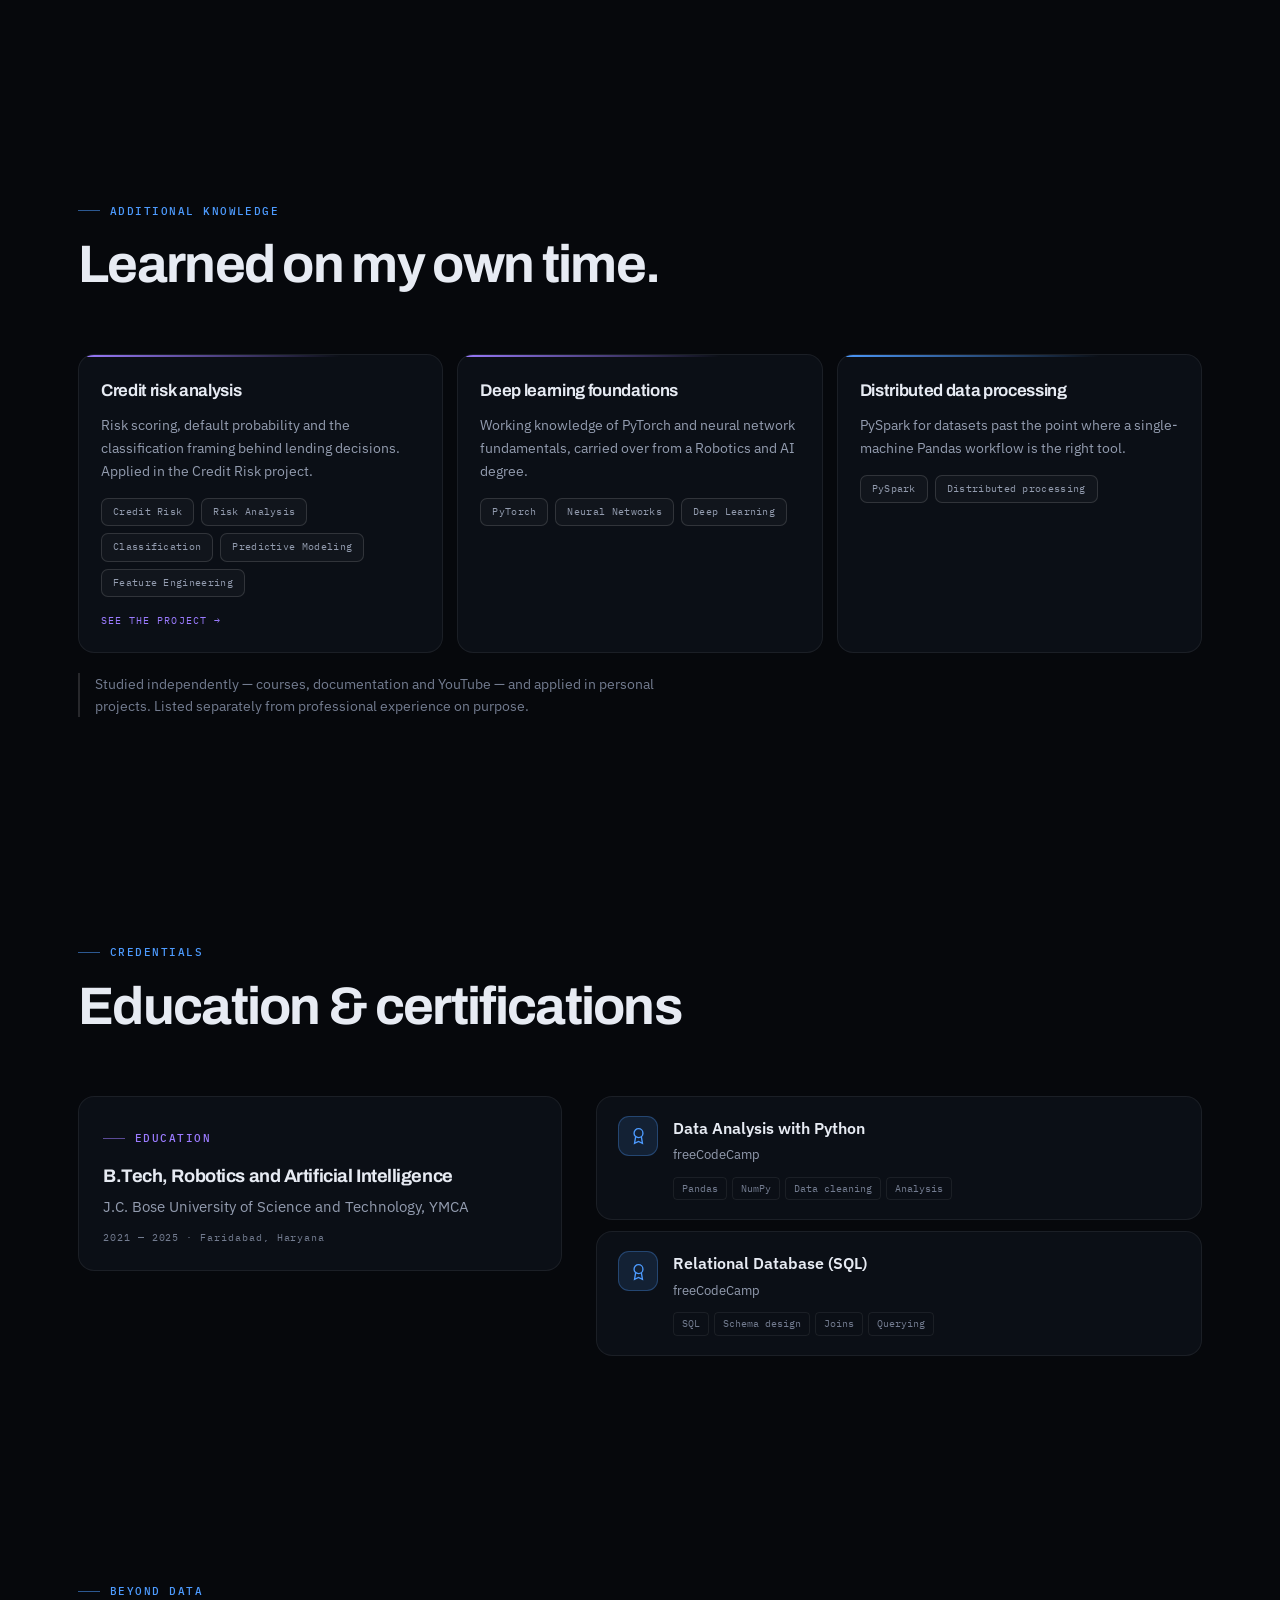
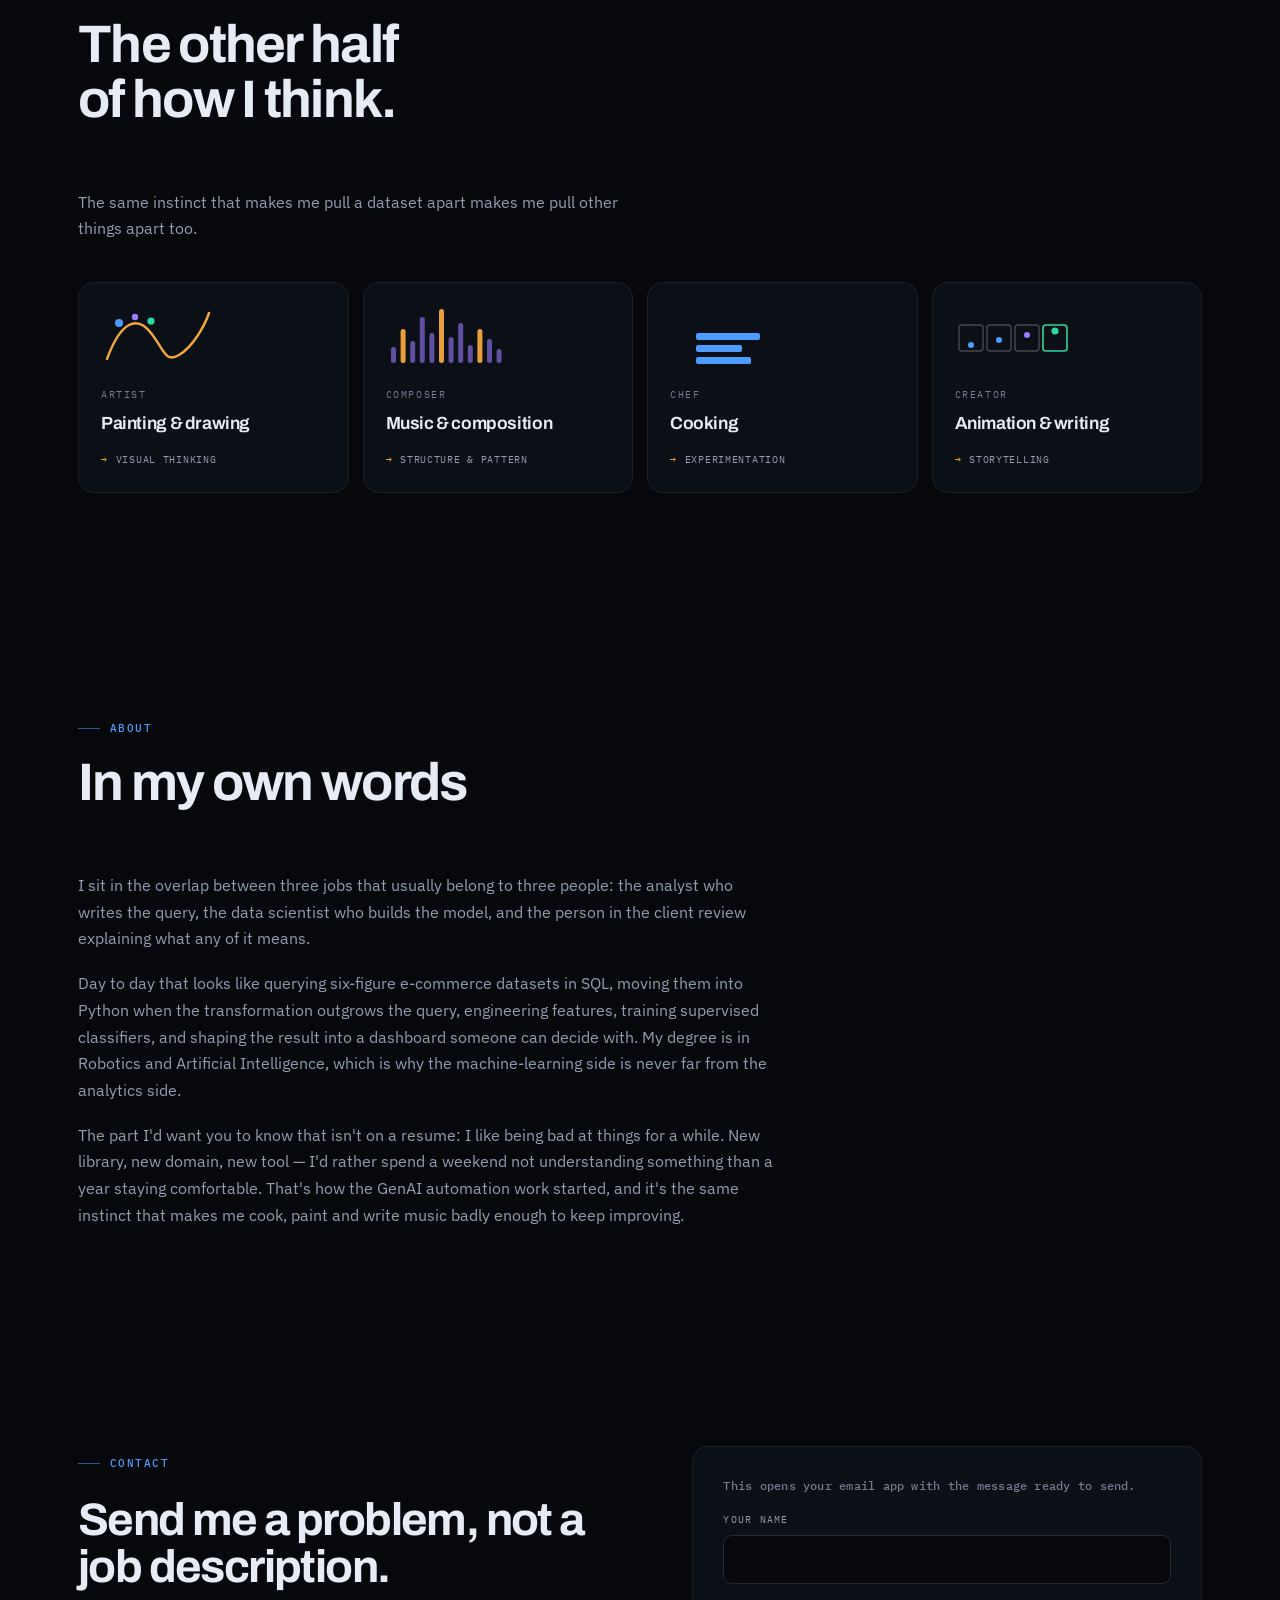
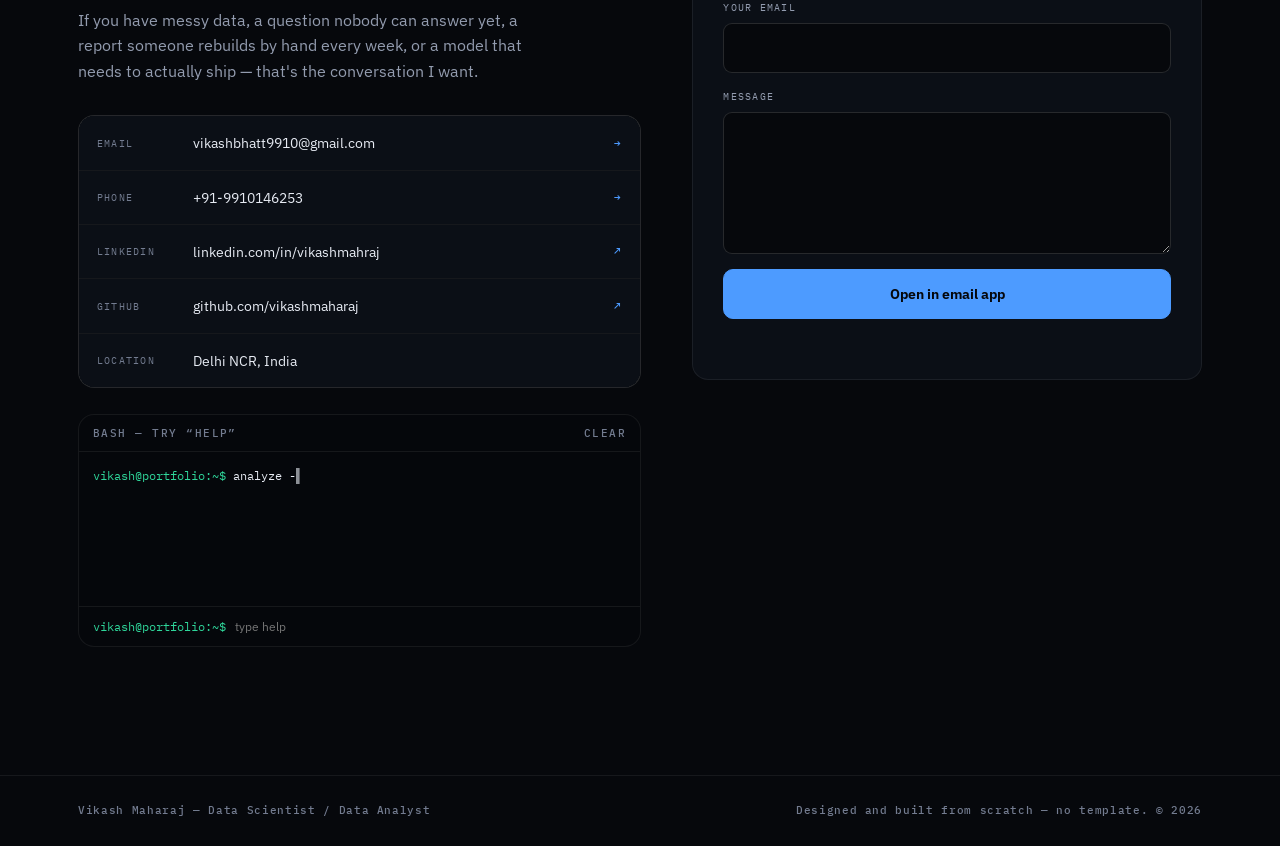
<file: portfolio-standalone.html>
<!DOCTYPE html>
<html lang="en">
<head>
<meta charset="utf-8">
<meta name="viewport" content="width=device-width, initial-scale=1, viewport-fit=cover">
<meta name="color-scheme" content="dark">

<title>Vikash Maharaj — Data Scientist &amp; Data Analyst</title>
<meta name="description" content="Data Scientist and Data Analyst working across Python, SQL, machine learning, business analytics and AI automation. Supervised classification, e-commerce analytics, BI dashboards and prompt-engineered workflow automation.">
<meta name="author" content="Vikash Maharaj">
<meta name="keywords" content="Data Scientist, Data Analyst, Python, SQL, Machine Learning, Pandas, Scikit-learn, XGBoost, Power BI, Tableau, BigQuery, PySpark, Prompt Engineering, Generative AI, Business Analyst, MIS, E-commerce Analytics">
<link rel="canonical" href="https://vikashmaharaj.github.io/portfolio/">

<meta property="og:type" content="profile">
<meta property="og:title" content="Vikash Maharaj — Data Scientist &amp; Data Analyst">
<meta property="og:description" content="Python, SQL, machine learning and AI automation. Supervised classification in production, e-commerce analytics, BI dashboards, and a crawling workflow cut from ~10 days to ~2.">
<meta property="og:url" content="https://vikashmaharaj.github.io/portfolio/">
<meta property="og:site_name" content="Vikash Maharaj">
<meta property="og:locale" content="en_IN">
<meta property="profile:first_name" content="Vikash">
<meta property="profile:last_name" content="Maharaj">
<meta property="og:image" content="https://vikashmaharaj.github.io/portfolio/og-image.png">
<meta property="og:image:width" content="1200">
<meta property="og:image:height" content="630">
<meta property="og:image:alt" content="Vikash Maharaj — Data Scientist and Data Analyst">

<meta name="twitter:card" content="summary_large_image">
<meta name="twitter:title" content="Vikash Maharaj — Data Scientist &amp; Data Analyst">
<meta name="twitter:description" content="Python, SQL, machine learning and AI automation. Supervised classification, e-commerce analytics and BI dashboards.">
<meta name="twitter:image" content="https://vikashmaharaj.github.io/portfolio/og-image.png">
<meta name="twitter:image:alt" content="Vikash Maharaj — Data Scientist and Data Analyst">

<link rel="icon" href="data:image/svg+xml,%3Csvg xmlns='http://www.w3.org/2000/svg' viewBox='0 0 32 32'%3E%3Crect width='32' height='32' rx='7' fill='%2306080C'/%3E%3Cpath d='M6 23l5-6 5 3 5-8 5 4' stroke='%234D9BFF' stroke-width='2.4' fill='none' stroke-linecap='round' stroke-linejoin='round'/%3E%3Ccircle cx='26' cy='16' r='2.4' fill='%232FD79B'/%3E%3C/svg%3E">
<meta name="theme-color" content="#06080C">

<link rel="preconnect" href="https://fonts.googleapis.com">
<link rel="preconnect" href="https://fonts.gstatic.com" crossorigin>
<link href="https://fonts.googleapis.com/css2?family=Archivo:wght@600;700;800&family=IBM+Plex+Mono:wght@400;500&family=IBM+Plex+Sans:wght@400;500;600&display=swap" rel="stylesheet">

<style>
/* ==========================================================================
   Vikash Maharaj — Data Scientist / Data Analyst portfolio
   Design system + components. One file, no preprocessor, no framework.

   COLOUR IS A LEGEND, NOT DECORATION.
     data (blue)   → data, SQL, analytics
     ml   (violet) → machine learning
     auto (green)  → AI, automation, efficiency
     biz  (amber)  → business, client, decision
   Any element can carry data-tone="data|ml|auto|biz" and everything inside it
   picks up --a (accent) and --a-dim automatically.
   ========================================================================== */

/* ------------------------------------------------------------------ TOKENS */
:root {
  /* surfaces */
  --ink:       #06080C;
  --surface:   #0B0F16;
  --surface-2: #10151E;
  --surface-3: #161C28;
  --line:      rgba(255,255,255,.068);
  --line-2:    rgba(255,255,255,.135);
  --line-3:    rgba(255,255,255,.24);

  /* text */
  --text:  #E7EBF3;
  --muted: #939CAF;
  --faint: #737C90;   /* WCAG AA on --ink: 4.78:1. Do not darken below this. */

  /* semantic accents */
  --data:  #4D9BFF;
  --ml:    #9B7BFF;
  --auto:  #2FD79B;
  --biz:   #F5A63C;
  --data-dim: rgba(77,155,255,.13);
  --ml-dim:   rgba(155,123,255,.13);
  --auto-dim: rgba(47,215,155,.13);
  --biz-dim:  rgba(245,166,60,.13);

  /* default accent — overridden by [data-tone] */
  --a:     var(--data);
  --a-dim: var(--data-dim);
  --a-rgb: 77,155,255;

  /* geometry */
  --r:    10px;
  --r-lg: 16px;
  --r-xl: 22px;
  --maxw: 1220px;
  --pad:  clamp(18px, 4.6vw, 48px);
  --sec-y: clamp(72px, 10vw, 140px);
  --ease:  cubic-bezier(.22,.68,.36,1);
  --ease-out: cubic-bezier(.16,1,.3,1);

  /* type */
  --display: "Archivo", "IBM Plex Sans", ui-sans-serif, system-ui, sans-serif;
  --sans:    "IBM Plex Sans", ui-sans-serif, -apple-system, "Segoe UI", Roboto, Helvetica, Arial, sans-serif;
  --mono:    "IBM Plex Mono", ui-monospace, "SFMono-Regular", Menlo, Consolas, monospace;
}

[data-tone="data"] { --a: var(--data); --a-dim: var(--data-dim); --a-rgb: 77,155,255; }
[data-tone="ml"]   { --a: var(--ml);   --a-dim: var(--ml-dim);   --a-rgb: 155,123,255; }
[data-tone="auto"] { --a: var(--auto); --a-dim: var(--auto-dim); --a-rgb: 47,215,155; }
[data-tone="biz"]  { --a: var(--biz);  --a-dim: var(--biz-dim);  --a-rgb: 245,166,60; }

/* ------------------------------------------------------------------- RESET */
*, *::before, *::after { box-sizing: border-box; }
* { margin: 0; padding: 0; }

html { -webkit-text-size-adjust: 100%; scroll-behavior: smooth; }
@media (prefers-reduced-motion: reduce) { html { scroll-behavior: auto; } }

body {
  background: var(--ink);
  color: var(--text);
  font-family: var(--sans);
  font-size: 16px;
  line-height: 1.62;
  -webkit-font-smoothing: antialiased;
  text-rendering: optimizeLegibility;
  overflow-x: hidden;
}

/* ambient field — one fixed layer, no per-section gradients */
body::before {
  content: "";
  position: fixed; inset: 0;
  background:
    radial-gradient(900px 620px at 78% -8%,  rgba(77,155,255,.10), transparent 62%),
    radial-gradient(760px 560px at 4% 32%,   rgba(155,123,255,.055), transparent 62%),
    radial-gradient(880px 620px at 92% 88%,  rgba(47,215,155,.045), transparent 62%);
  pointer-events: none; z-index: 0;
}
/* faint data-grid so the page reads as a plotting surface */
body::after {
  content: "";
  position: fixed; inset: 0;
  background-image:
    linear-gradient(rgba(255,255,255,.016) 1px, transparent 1px),
    linear-gradient(90deg, rgba(255,255,255,.016) 1px, transparent 1px);
  background-size: 68px 68px;
  mask-image: radial-gradient(circle at 50% 32%, #000 12%, transparent 78%);
  -webkit-mask-image: radial-gradient(circle at 50% 32%, #000 12%, transparent 78%);
  pointer-events: none; z-index: 0;
}
main, header, footer { position: relative; z-index: 1; }

img, svg, canvas { display: block; max-width: 100%; }
button, input, textarea, select { font: inherit; color: inherit; }
button { background: none; border: 0; cursor: pointer; }
a { color: inherit; text-decoration: none; }
ul, ol { list-style: none; }

:focus-visible {
  outline: 2px solid var(--a);
  outline-offset: 3px;
  border-radius: 4px;
}

::selection { background: rgba(77,155,255,.3); color: #fff; }

.sr {
  position: absolute; width: 1px; height: 1px;
  padding: 0; margin: -1px; overflow: hidden;
  clip: rect(0 0 0 0); white-space: nowrap; border: 0;
}
.skip {
  position: absolute; left: 12px; top: -70px; z-index: 999;
  background: var(--a); color: #06080C; font-weight: 600;
  padding: 11px 18px; border-radius: var(--r);
  transition: top .2s var(--ease);
}
.skip:focus { top: 12px; }

/* --------------------------------------------------------------- TYPE ROLES */
.mono {
  font-family: var(--mono);
  font-size: .705rem;
  letter-spacing: .13em;
  text-transform: uppercase;
  font-weight: 500;
}
.wrap { width: 100%; max-width: var(--maxw); margin: 0 auto; padding-inline: var(--pad); }

.sec { padding-block: var(--sec-y); position: relative; }
.sec-tight { padding-block: clamp(52px, 7vw, 96px); }

.sec-head { max-width: 780px; margin-bottom: clamp(36px, 5vw, 62px); }
.kicker {
  display: inline-flex; align-items: center; gap: 10px;
  color: var(--a); margin-bottom: 18px;
}
.kicker::before {
  content: ""; width: 22px; height: 1px; background: currentColor; opacity: .55;
}
.sec-title {
  font-family: var(--display);
  font-size: clamp(2rem, 5vw, 3.3rem);
  font-weight: 700;
  line-height: 1.03;
  letter-spacing: -.032em;
}
.sec-sub {
  margin-top: 18px; color: var(--muted);
  font-size: clamp(.98rem, 1.6vw, 1.075rem); max-width: 62ch;
}

/* ------------------------------------------------------------------ REVEAL */
.reveal { opacity: 0; transform: translateY(20px); }
.reveal.in {
  opacity: 1; transform: none;
  transition: opacity .72s var(--ease-out), transform .72s var(--ease-out);
  transition-delay: calc(var(--d, 0) * 85ms);
}

/* ------------------------------------------------------------------ BUTTONS */
.btn {
  display: inline-flex; align-items: center; gap: 9px;
  padding: 12px 20px;
  border: 1px solid var(--line-2);
  border-radius: var(--r);
  background: rgba(255,255,255,.028);
  font-size: .905rem; font-weight: 500;
  transition: border-color .22s var(--ease), background .22s var(--ease),
              transform .22s var(--ease), color .22s var(--ease);
  white-space: nowrap;
}
.btn:hover { border-color: var(--line-3); background: rgba(255,255,255,.06); transform: translateY(-2px); }
.btn-primary {
  background: var(--a); border-color: var(--a); color: #05070B; font-weight: 650;
}
.btn-primary:hover { background: var(--a); filter: brightness(1.1); border-color: var(--a); }
.btn-ghost { border-color: transparent; background: transparent; color: var(--muted); }
.btn-ghost:hover { color: var(--text); background: rgba(255,255,255,.05); }
.btn-wide { width: 100%; justify-content: center; }
.btn i { font-style: normal; opacity: .7; }

/* ------------------------------------------------------------------- PANELS */
.panel {
  background: linear-gradient(180deg, var(--surface-2), var(--surface));
  border: 1px solid var(--line);
  border-radius: var(--r-lg);
  overflow: hidden;
}
.panel-bar {
  display: flex; align-items: center; justify-content: space-between; gap: 12px;
  padding: 11px 15px;
  border-bottom: 1px solid var(--line);
  background: rgba(255,255,255,.018);
}
.panel-label { color: var(--muted); }
.panel-meta  { color: var(--a); }
.panel-dots { display: flex; gap: 5px; }
.panel-dots i { width: 7px; height: 7px; border-radius: 50%; background: var(--line-3); }

/* ================================================================ PROGRESS */
.progress {
  position: fixed; top: 0; left: 0; right: 0; height: 2px;
  background: rgba(255,255,255,.05); z-index: 200;
}
.progress span {
  display: block; height: 100%; width: 0;
  background: linear-gradient(90deg, var(--data), var(--ml) 45%, var(--auto));
}

/* ===================================================================== NAV */
.nav {
  position: fixed; top: 0; left: 0; right: 0; z-index: 150;
  transition: background .3s var(--ease), border-color .3s var(--ease), backdrop-filter .3s;
  border-bottom: 1px solid transparent;
}
.nav.stuck {
  background: rgba(6,8,12,.82);
  backdrop-filter: blur(14px); -webkit-backdrop-filter: blur(14px);
  border-bottom-color: var(--line);
}
.nav-in {
  max-width: var(--maxw); margin: 0 auto;
  padding: 13px var(--pad);
  display: flex; align-items: center; gap: 14px;
}
.brand { display: flex; align-items: center; gap: 11px; flex-shrink: 0; }
.brand-mark {
  width: 26px; height: 26px; border-radius: 7px; flex-shrink: 0;
  background: linear-gradient(140deg, var(--data), var(--ml));
  position: relative;
}
.brand-mark::after {
  content: ""; position: absolute; inset: 6px 6px auto auto;
  width: 6px; height: 6px; border-radius: 50%; background: var(--ink);
}
.brand-txt { display: flex; flex-direction: column; line-height: 1.15; }
.brand-name { font-family: var(--display); font-weight: 700; letter-spacing: -.012em; font-size: .97rem; white-space: nowrap; }
.brand-sub { color: var(--faint); font-family: var(--mono); font-size: .58rem; letter-spacing: .11em; text-transform: uppercase; white-space: nowrap; }

.nav-links { display: flex; gap: 3px; margin-left: auto; }
.nav-links a {
  padding: 8px 10px; border-radius: 8px;
  font-size: .825rem; color: var(--muted); white-space: nowrap;
  transition: color .2s, background .2s;
}
.nav-links a:hover { color: var(--text); background: rgba(255,255,255,.05); }
.nav-links a[aria-current] { color: var(--text); background: rgba(255,255,255,.07); }

.nav-end { display: flex; align-items: center; gap: 10px; margin-left: 8px; }
.nav-cta {
  padding: 9px 15px; border-radius: 8px; white-space: nowrap;
  background: var(--data); color: #05070B;
  font-size: .845rem; font-weight: 650;
  transition: filter .2s;
}
.nav-cta:hover { filter: brightness(1.12); }
.nav-toggle { display: none; width: 40px; height: 40px; border-radius: 9px; border: 1px solid var(--line-2); }
.nav-toggle span {
  display: block; width: 17px; height: 1.6px; background: var(--text);
  margin: 4px auto; border-radius: 2px; transition: transform .3s var(--ease), opacity .2s;
}
.nav.open .nav-toggle span:first-child { transform: translateY(5.6px) rotate(45deg); }
.nav.open .nav-toggle span:last-child  { transform: translateY(-5.6px) rotate(-45deg); }

/* ==================================================================== HERO */
.hero { padding-top: clamp(104px, 15vh, 158px); padding-bottom: clamp(40px, 6vw, 76px); }
.hero-grid {
  display: grid;
  grid-template-columns: minmax(0, 1.02fr) minmax(0, .98fr);
  gap: clamp(28px, 4vw, 58px);
  align-items: center;
}

.eyebrow {
  display: inline-flex; align-items: center; gap: 9px;
  padding: 6px 13px 6px 10px;
  border: 1px solid var(--line-2); border-radius: 100px;
  color: var(--muted); font-family: var(--mono);
  font-size: .68rem; letter-spacing: .12em; text-transform: uppercase;
  margin-bottom: 22px;
}
.eyebrow .pulse {
  width: 6px; height: 6px; border-radius: 50%; background: var(--auto);
  box-shadow: 0 0 0 0 rgba(47,215,155,.6); animation: pulse 2.4s infinite;
}
@keyframes pulse {
  70%  { box-shadow: 0 0 0 8px rgba(47,215,155,0); }
  100% { box-shadow: 0 0 0 0 rgba(47,215,155,0); }
}

.hero-name {
  font-family: var(--display);
  font-size: clamp(2.6rem, 7.4vw, 4.55rem);
  font-weight: 800; line-height: .95; letter-spacing: -.042em;
  margin-bottom: 16px;
}
.hero-name .line { display: block; overflow: hidden; }
.hero-name .line > span {
  display: block;
  transform: translateY(105%);
  transition: transform .95s var(--ease-out);
}
.hero-name .line:nth-child(2) > span { transition-delay: .09s; }
.hero-name.on .line > span { transform: none; }

.hero-role {
  font-family: var(--display);
  font-size: clamp(1.1rem, 2.5vw, 1.5rem);
  font-weight: 650; letter-spacing: -.018em;
  background: linear-gradient(92deg, var(--data), var(--ml) 52%, var(--auto));
  -webkit-background-clip: text; background-clip: text; color: transparent;
  margin-bottom: 7px;
}
.hero-disc { font-family: var(--mono); font-size: .765rem; letter-spacing: .1em; color: var(--faint); text-transform: uppercase; margin-bottom: 20px; }
.hero-lede { color: var(--muted); font-size: clamp(1rem, 1.7vw, 1.1rem); max-width: 54ch; margin-bottom: 12px; }
.hero-lede b { color: var(--text); font-weight: 600; }
.hero-vp { color: var(--faint); font-size: .93rem; max-width: 56ch; margin-bottom: 26px; }

.hero-legend { display: flex; flex-wrap: wrap; gap: 7px; margin-bottom: 26px; }
.hero-legend li {
  display: inline-flex; align-items: center; gap: 7px;
  padding: 5px 11px 5px 9px;
  border: 1px solid var(--line); border-radius: 100px;
  background: var(--a-dim);
  font-family: var(--mono); font-size: .655rem; letter-spacing: .08em;
  text-transform: uppercase; color: var(--muted);
}
.hero-legend li::before { content: ""; width: 6px; height: 6px; border-radius: 50%; background: var(--a); }

.hero-cta { display: flex; flex-wrap: wrap; gap: 10px; }

/* ---- hero stage: the signature. a classifier fitting itself, live. ------ */
.hero-stage { display: grid; gap: 14px; }
.classifier { position: relative; }
.classifier canvas { width: 100%; height: clamp(228px, 30vw, 306px); }
.cls-readout {
  position: absolute; right: 13px; bottom: 12px;
  display: flex; align-items: baseline; gap: 7px;
  padding: 7px 12px; border-radius: 8px;
  background: rgba(6,8,12,.76); border: 1px solid var(--line-2);
  backdrop-filter: blur(6px); -webkit-backdrop-filter: blur(6px);
}
.cls-readout b { font-family: var(--display); font-size: 1.18rem; font-weight: 700; color: var(--auto); letter-spacing: -.02em; }
.cls-readout span { font-family: var(--mono); font-size: .625rem; letter-spacing: .1em; text-transform: uppercase; color: var(--faint); }

/* code console */
.console { font-family: var(--mono); }
.console .panel-bar { padding: 9px 14px; }
.cell { padding: 14px 16px 13px; min-height: 128px; }
.cell-line {
  font-size: .77rem; line-height: 1.85; color: #C8D2E4;
  white-space: pre; overflow: hidden; text-overflow: ellipsis;
}
.cell-line .kw  { color: var(--ml); }
.cell-line .fn  { color: var(--data); }
.cell-line .str { color: var(--auto); }
.cell-line .num { color: var(--biz); }
.cell-line .cm  { color: var(--faint); }
.cell-caret { display: inline-block; width: 7px; background: var(--data); animation: blink 1.05s steps(1) infinite; color: transparent; }
@keyframes blink { 50% { opacity: 0; } }
.cell-out {
  margin-top: 11px; padding-top: 11px; border-top: 1px dashed var(--line-2);
  display: flex; align-items: center; gap: 9px;
  font-size: .715rem; letter-spacing: .05em; color: var(--auto);
}
.cell-out::before { content: "→"; opacity: .6; }

/* ------------------------------------------------------- recruiter snapshot */
.snap {
  display: grid; grid-template-columns: repeat(4, 1fr);
  gap: 1px; background: var(--line);
  border: 1px solid var(--line); border-radius: var(--r-lg);
  overflow: hidden; margin-top: clamp(32px, 4.5vw, 52px);
}
.snap-item { background: var(--surface); padding: 18px 20px; }
.snap-k { color: var(--faint); margin-bottom: 8px; display: block; }
.snap-v { font-family: var(--display); font-weight: 650; font-size: 1.02rem; letter-spacing: -.015em; line-height: 1.25; }
.snap-s { color: var(--muted); font-size: .81rem; margin-top: 4px; }

.scroll-hint {
  display: inline-flex; align-items: center; gap: 11px;
  margin-top: 34px; color: var(--faint);
  font-family: var(--mono); font-size: .66rem; letter-spacing: .16em; text-transform: uppercase;
  transition: color .2s;
}
.scroll-hint:hover { color: var(--text); }
.scroll-line { width: 46px; height: 1px; background: var(--line-3); position: relative; overflow: hidden; }
.scroll-line::after {
  content: ""; position: absolute; inset: 0; width: 40%;
  background: var(--data); animation: slide 2.1s var(--ease) infinite;
}
@keyframes slide { 0% { transform: translateX(-100%); } 100% { transform: translateX(280%); } }

/* ================================================================ SPECTRUM */
.spec { position: relative; }
.spec-grid { display: grid; grid-template-columns: minmax(0, 340px) minmax(0, 1fr); gap: clamp(22px, 3.4vw, 44px); align-items: start; }

.spec-rail { position: relative; }
.spec-rail::before {
  content: ""; position: absolute; left: 15px; top: 12px; bottom: 12px;
  width: 1px; background: var(--line-2);
}
.spec-fill {
  position: absolute; left: 15px; top: 12px; width: 1px; height: 0;
  background: linear-gradient(180deg, var(--biz), var(--data) 32%, var(--ml) 62%, var(--auto));
  transition: height .5s var(--ease);
}
.spec-node {
  position: relative; z-index: 1;
  display: flex; align-items: center; gap: 14px;
  width: 100%; text-align: left;
  padding: 7px 12px 7px 0; border-radius: 9px;
  color: var(--muted); transition: color .2s var(--ease), background .2s var(--ease);
}
.spec-node:hover { color: var(--text); background: rgba(255,255,255,.035); }
.spec-dot {
  width: 31px; flex-shrink: 0; display: grid; place-items: center;
}
.spec-dot i {
  width: 9px; height: 9px; border-radius: 50%;
  background: var(--surface-3); border: 1.5px solid var(--line-3);
  transition: all .28s var(--ease);
}
.spec-n { font-family: var(--mono); font-size: .66rem; color: var(--faint); letter-spacing: .1em; width: 20px; flex-shrink: 0; }
.spec-t { font-size: .93rem; font-weight: 500; letter-spacing: -.005em; }
.spec-node[aria-pressed="true"] { color: var(--text); background: var(--a-dim); }
.spec-node[aria-pressed="true"] .spec-dot i {
  background: var(--a); border-color: var(--a);
  box-shadow: 0 0 0 4px rgba(var(--a-rgb), .17);
  transform: scale(1.15);
}
.spec-node[aria-pressed="true"] .spec-t { font-weight: 650; }

.spec-detail {
  border: 1px solid var(--line); border-radius: var(--r-lg);
  background: linear-gradient(180deg, var(--surface-2), var(--surface));
  padding: clamp(24px, 3.4vw, 38px);
  min-height: 330px; position: relative; overflow: hidden;
}
.spec-detail::before {
  content: ""; position: absolute; inset: 0 0 auto 0; height: 2px;
  background: linear-gradient(90deg, var(--a), transparent);
}
.sd-k { color: var(--a); margin-bottom: 14px; }
.sd-title { font-family: var(--display); font-size: clamp(1.5rem, 3.2vw, 2.15rem); font-weight: 700; letter-spacing: -.03em; line-height: 1.06; }
.sd-body { color: var(--muted); margin-top: 15px; font-size: 1.015rem; max-width: 52ch; }
.sd-proof {
  margin-top: 22px; padding: 15px 17px;
  border-left: 2px solid var(--a); border-radius: 0 9px 9px 0;
  background: var(--a-dim);
}
.sd-proof p:first-child { color: var(--a); font-family: var(--mono); font-size: .625rem; letter-spacing: .13em; text-transform: uppercase; margin-bottom: 7px; }
.sd-proof p:last-child { font-size: .93rem; color: var(--text); }
.chips { display: flex; flex-wrap: wrap; gap: 7px; margin-top: 22px; }
.chips li {
  padding: 5px 11px; border-radius: 7px;
  border: 1px solid var(--line-2); background: rgba(255,255,255,.028);
  font-family: var(--mono); font-size: .675rem; letter-spacing: .03em; color: var(--muted);
}
.fade-in { animation: fadeUp .45s var(--ease-out) both; }
@keyframes fadeUp { from { opacity: 0; transform: translateY(9px); } }

/* ================================================================== SKILLS */
.sk { display: grid; gap: 10px; }
.sk-domain {
  border: 1px solid var(--line); border-radius: var(--r-lg);
  background: var(--surface); overflow: hidden;
  transition: border-color .3s var(--ease), background .3s var(--ease);
}
.sk-domain.open { border-color: rgba(var(--a-rgb), .38); background: var(--surface-2); }
.sk-head {
  display: flex; align-items: center; gap: 15px;
  width: 100%; text-align: left; padding: 17px clamp(16px, 2.4vw, 24px);
}
.sk-swatch { width: 9px; height: 9px; border-radius: 50%; background: var(--a); flex-shrink: 0; transition: box-shadow .3s; }
.sk-domain.open .sk-swatch { box-shadow: 0 0 0 4px rgba(var(--a-rgb), .2); }
.sk-label { font-family: var(--display); font-weight: 650; font-size: clamp(1rem, 2vw, 1.14rem); letter-spacing: -.018em; flex: 1; }
.sk-count { font-family: var(--mono); font-size: .655rem; color: var(--faint); letter-spacing: .1em; }
.sk-plus { width: 22px; height: 22px; position: relative; flex-shrink: 0; }
.sk-plus::before, .sk-plus::after {
  content: ""; position: absolute; inset: 50% 2px auto 2px; height: 1.5px;
  background: var(--muted); border-radius: 2px; transition: transform .34s var(--ease);
}
.sk-plus::after { transform: rotate(90deg); }
.sk-domain.open .sk-plus::before { background: var(--a); }
.sk-domain.open .sk-plus::after  { transform: rotate(0deg); background: var(--a); }

.sk-panel { display: grid; grid-template-rows: 0fr; transition: grid-template-rows .42s var(--ease); }
.sk-domain.open .sk-panel { grid-template-rows: 1fr; }
.sk-panel > div { overflow: hidden; }
.sk-inner { padding: 0 clamp(16px, 2.4vw, 24px) 24px; }
.sk-lead { color: var(--muted); font-size: .95rem; max-width: 60ch; margin-bottom: 20px; }

/* the chain — the interaction the brief asked for */
.sk-chain { display: flex; flex-wrap: wrap; align-items: center; gap: 8px; margin-bottom: 22px; }
.sk-chain li {
  display: inline-flex; align-items: center;
  padding: 8px 14px; border-radius: 8px;
  border: 1px solid rgba(var(--a-rgb), .3); background: var(--a-dim);
  font-size: .845rem; font-weight: 550; color: var(--text);
  opacity: 0; transform: translateY(7px) scale(.97);
}
.sk-chain li.sep {
  border: 0; background: none; padding: 0 1px; color: var(--a);
  font-family: var(--mono); font-size: .95rem; opacity: 0;
}
.sk-domain.open .sk-chain li {
  animation: chainIn .42s var(--ease-out) forwards;
  animation-delay: calc(var(--i) * 78ms);
}
@keyframes chainIn { to { opacity: 1; transform: none; } }

.sk-items { display: flex; flex-wrap: wrap; gap: 7px; }
.sk-items li {
  padding: 6px 12px; border-radius: 7px;
  border: 1px solid var(--line-2); background: rgba(255,255,255,.025);
  font-family: var(--mono); font-size: .705rem; color: var(--muted);
  transition: border-color .2s, color .2s, background .2s;
}
.sk-items li:hover { border-color: rgba(var(--a-rgb), .5); color: var(--text); background: var(--a-dim); }
.sk-ev {
  margin-top: 20px; padding-top: 16px; border-top: 1px solid var(--line);
  display: flex; gap: 11px; align-items: flex-start;
  font-size: .87rem; color: var(--muted);
}
.sk-ev b { color: var(--a); font-family: var(--mono); font-size: .62rem; letter-spacing: .13em; text-transform: uppercase; flex-shrink: 0; padding-top: 3px; }

/* ============================================================== EXPERIENCE */
.xp { display: grid; gap: clamp(20px, 3vw, 32px); }
.xp-card {
  border: 1px solid var(--line); border-radius: var(--r-xl);
  background: linear-gradient(180deg, var(--surface-2), var(--surface));
  overflow: hidden; position: relative;
}
.xp-card::before {
  content: ""; position: absolute; inset: 0 0 auto 0; height: 3px;
  background: linear-gradient(90deg, var(--a), rgba(var(--a-rgb), .12) 62%, transparent);
}
.xp-head {
  padding: clamp(24px, 3.2vw, 36px) clamp(20px, 3vw, 38px) 0;
  display: flex; flex-wrap: wrap; align-items: flex-start; gap: 16px;
}
.xp-mark {
  width: 46px; height: 46px; border-radius: 12px; flex-shrink: 0;
  display: grid; place-items: center;
  background: var(--a-dim); border: 1px solid rgba(var(--a-rgb), .32);
  font-family: var(--display); font-weight: 800; font-size: 1.05rem; color: var(--a);
}
.xp-id { flex: 1; min-width: 220px; }
.xp-company { font-family: var(--display); font-size: clamp(1.28rem, 2.9vw, 1.72rem); font-weight: 700; letter-spacing: -.028em; line-height: 1.12; }
.xp-title { color: var(--a); font-size: .95rem; font-weight: 600; margin-top: 3px; }
.xp-meta { display: flex; flex-wrap: wrap; align-items: center; gap: 9px; margin-top: 9px; }
.xp-period { color: var(--faint); font-family: var(--mono); font-size: .69rem; letter-spacing: .1em; }
.xp-badge {
  padding: 3px 9px; border-radius: 100px;
  background: var(--auto-dim); border: 1px solid rgba(47,215,155,.35);
  color: var(--auto); font-family: var(--mono); font-size: .6rem; letter-spacing: .12em; text-transform: uppercase;
}
.xp-focus { display: flex; flex-wrap: wrap; gap: 6px; }
.xp-focus li {
  padding: 4px 10px; border-radius: 6px; background: rgba(255,255,255,.04);
  font-family: var(--mono); font-size: .625rem; letter-spacing: .07em; text-transform: uppercase; color: var(--muted);
}
.xp-ctx { padding: 18px clamp(20px, 3vw, 38px) 0; color: var(--muted); font-size: 1.01rem; max-width: 68ch; }

.xp-kpis {
  display: grid; grid-template-columns: repeat(4, 1fr); gap: 1px;
  background: var(--line); margin: clamp(22px, 3vw, 30px) 0 0;
  border-block: 1px solid var(--line);
}
.xp-kpi { background: var(--surface); padding: 16px clamp(14px, 2vw, 22px); }
.xp-kpi b {
  display: block; font-family: var(--display); font-size: clamp(1.25rem, 3vw, 1.6rem);
  font-weight: 750; color: var(--a); letter-spacing: -.03em; line-height: 1;
}
.xp-kpi span { display: block; color: var(--faint); font-family: var(--mono); font-size: .625rem; letter-spacing: .09em; text-transform: uppercase; margin-top: 7px; }

.xp-body {
  display: grid; grid-template-columns: minmax(0, 1.15fr) minmax(0, 1fr);
  gap: clamp(24px, 3.4vw, 44px);
  padding: clamp(24px, 3.4vw, 36px) clamp(20px, 3vw, 38px);
}
.xp-points { display: grid; gap: 13px; }
.xp-points li {
  position: relative; padding-left: 22px;
  color: var(--muted); font-size: .935rem; line-height: 1.62;
}
.xp-points li::before {
  content: ""; position: absolute; left: 0; top: .62em;
  width: 6px; height: 6px; border-radius: 2px;
  background: var(--a); opacity: .55;
}
.xp-vis { display: grid; gap: 18px; align-content: start; }
.vis-box {
  border: 1px solid var(--line); border-radius: var(--r);
  background: rgba(255,255,255,.02); padding: 16px 17px;
}
.vis-k { color: var(--faint); margin-bottom: 14px; display: block; }
.xp-tags { display: flex; flex-wrap: wrap; gap: 6px; padding: 0 clamp(20px, 3vw, 38px) clamp(24px, 3vw, 32px); }
.xp-tags li {
  padding: 5px 11px; border-radius: 6px; border: 1px solid var(--line);
  background: rgba(255,255,255,.022);
  font-family: var(--mono); font-size: .66rem; color: var(--faint);
}

/* ---- client translation chain (1DigitalStack) --------------------------- */
.flowchain { display: grid; gap: 0; }
.fc-step { display: flex; align-items: center; gap: 12px; padding: 7px 0; }
.fc-dot {
  width: 26px; height: 26px; border-radius: 8px; flex-shrink: 0;
  display: grid; place-items: center;
  border: 1px solid var(--line-2); background: var(--surface-3);
  font-family: var(--mono); font-size: .62rem; color: var(--faint);
  transition: all .4s var(--ease);
}
.fc-label { font-size: .87rem; color: var(--muted); transition: color .4s var(--ease); }
.fc-link { width: 1px; height: 13px; margin-left: 13px; background: var(--line-2); transition: background .4s var(--ease); }
.vis-box.seen .fc-step .fc-dot { background: var(--a-dim); border-color: rgba(var(--a-rgb), .45); color: var(--a); transition-delay: calc(var(--i) * 130ms); }
.vis-box.seen .fc-step .fc-label { color: var(--text); transition-delay: calc(var(--i) * 130ms); }
.vis-box.seen .fc-link { background: rgba(var(--a-rgb), .5); transition-delay: calc(var(--i) * 130ms + 65ms); }

/* ---- automation bar: 10 days → 2 days ---------------------------------- */
.autobar { display: grid; gap: 11px; }
.ab-row { display: grid; grid-template-columns: 52px 1fr auto; align-items: center; gap: 12px; }
.ab-tag { font-family: var(--mono); font-size: .63rem; letter-spacing: .09em; text-transform: uppercase; color: var(--faint); }
.ab-track { display: block; height: 14px; border-radius: 4px; background: rgba(255,255,255,.04); border: 1px solid var(--line); overflow: hidden; }
.ab-fill { display: block; height: 100%; border-radius: 4px; width: 0; transition: width 1.15s var(--ease-out); }
.vis-box.seen .ab-fill { width: var(--w); }
.ab-before .ab-fill { background: repeating-linear-gradient(45deg, rgba(255,255,255,.30) 0 6px, rgba(255,255,255,.14) 6px 12px); }
.ab-after  .ab-fill { background: linear-gradient(90deg, var(--auto), #6FEBC2); box-shadow: 0 0 16px rgba(47,215,155,.45); transition-delay: .32s; }
.ab-val { font-family: var(--display); font-weight: 700; font-size: .97rem; letter-spacing: -.02em; min-width: 62px; text-align: right; }
.ab-before .ab-val { color: var(--muted); }
.ab-after  .ab-val { color: var(--auto); }
.ab-via {
  display: flex; align-items: center; gap: 9px; margin: 3px 0;
  padding-left: 64px; color: var(--auto);
  font-family: var(--mono); font-size: .63rem; letter-spacing: .08em; text-transform: uppercase;
}
.ab-via::before { content: "↓"; font-size: .85rem; }
.ab-note { color: var(--faint); font-size: .74rem; margin-top: 4px; }

/* ---- data table cleaning itself (Nirikshan AI) -------------------------- */
.dtable { font-family: var(--mono); font-size: .655rem; }
.dt-row {
  display: grid; grid-template-columns: 22px 1fr 1fr 58px; gap: 8px;
  padding: 6px 8px; border-radius: 5px; align-items: center;
  transition: background .45s var(--ease), color .45s var(--ease);
  color: var(--muted);
}
.dt-head { color: var(--faint); border-bottom: 1px solid var(--line); border-radius: 0; padding-bottom: 8px; margin-bottom: 3px; letter-spacing: .1em; text-transform: uppercase; font-size: .58rem; }
.dt-row .bad { color: #F2748A; }
.dt-row.dirty { background: rgba(242,116,138,.07); }
.vis-box.seen .dt-row.dirty { background: rgba(var(--a-rgb), .09); transition-delay: calc(var(--i) * 200ms + 380ms); }
.vis-box.seen .dt-row.dirty .bad { color: var(--a); transition-delay: calc(var(--i) * 200ms + 380ms); }
.dt-flag { text-align: right; font-size: .58rem; letter-spacing: .06em; text-transform: uppercase; color: #F2748A; transition: color .45s, opacity .45s; }
.vis-box.seen .dt-flag { color: var(--auto); }
.dt-foot { margin-top: 11px; padding-top: 10px; border-top: 1px dashed var(--line-2); display: flex; justify-content: space-between; color: var(--faint); font-size: .62rem; letter-spacing: .07em; text-transform: uppercase; }
.vis-box.seen .dt-foot .ok { color: var(--auto); }

/* ---- EDA chart that builds itself --------------------------------------- */
.edachart { display: flex; align-items: flex-end; gap: 4px; height: 92px; }
.eda-bar {
  flex: 1; border-radius: 3px 3px 1px 1px; min-height: 3px;
  background: linear-gradient(180deg, var(--a), rgba(var(--a-rgb), .3));
  height: 0; transition: height .8s var(--ease-out);
}
.vis-box.seen .eda-bar { height: var(--h); transition-delay: calc(var(--i) * 55ms); }
.eda-axis { display: flex; justify-content: space-between; margin-top: 9px; color: var(--faint); font-family: var(--mono); font-size: .58rem; letter-spacing: .08em; text-transform: uppercase; }

/* ================================================================ PROJECTS */
.projects { display: grid; gap: clamp(16px, 2.4vw, 22px); }
.pcard {
  position: relative; overflow: hidden;
  border: 1px solid var(--line); border-radius: var(--r-xl);
  background: linear-gradient(180deg, var(--surface-2), var(--surface));
  display: grid; grid-template-columns: minmax(0, 1.25fr) minmax(0, 1fr);
  gap: clamp(20px, 3vw, 40px);
  padding: clamp(22px, 3vw, 34px);
  cursor: pointer;
  transition: border-color .3s var(--ease), transform .3s var(--ease), background .3s var(--ease);
}
.pcard:hover { border-color: rgba(var(--a-rgb), .4); transform: translateY(-3px); }
.pcard-glow {
  position: absolute; width: 340px; height: 340px; border-radius: 50%;
  background: radial-gradient(circle, rgba(var(--a-rgb), .11), transparent 62%);
  transform: translate(-50%, -50%); opacity: 0; pointer-events: none;
  transition: opacity .3s; z-index: 0;
}
.pcard:hover .pcard-glow { opacity: 1; }
.pcard > * { position: relative; z-index: 1; }
/* must out-specify `.pcard > *` above, or the glow becomes a grid item */
.pcard > .pcard-glow { position: absolute; z-index: 0; }

.pcard-top { display: flex; align-items: center; gap: 10px; margin-bottom: 13px; flex-wrap: wrap; }
.pcard-kind { color: var(--a); }
.pcard-origin {
  padding: 3px 9px; border-radius: 100px; border: 1px solid var(--line-2);
  font-family: var(--mono); font-size: .59rem; letter-spacing: .1em; text-transform: uppercase; color: var(--faint);
}
.pcard-name { font-family: var(--display); font-size: clamp(1.24rem, 2.7vw, 1.62rem); font-weight: 700; letter-spacing: -.028em; line-height: 1.1; }
.pcard-blurb { color: var(--muted); margin-top: 12px; font-size: .945rem; max-width: 52ch; }
.pflow { display: flex; flex-wrap: wrap; align-items: center; gap: 6px; margin-top: 20px; }
.pflow li { font-family: var(--mono); font-size: .635rem; letter-spacing: .05em; color: var(--muted); padding: 4px 9px; border-radius: 5px; background: rgba(255,255,255,.035); }
.pflow li.sep { background: none; padding: 0 1px; color: var(--a); opacity: .65; }
.pcard-tech { display: flex; flex-wrap: wrap; gap: 6px; margin-top: 18px; }
.pcard-tech li { font-family: var(--mono); font-size: .655rem; color: var(--faint); padding: 4px 10px; border: 1px solid var(--line); border-radius: 5px; }

.pcard-right { display: grid; gap: 16px; align-content: space-between; }
.pcard-hl { display: flex; align-items: baseline; gap: 10px; }
.pcard-hl b { font-family: var(--display); font-size: clamp(1.7rem, 4vw, 2.35rem); font-weight: 800; color: var(--a); letter-spacing: -.04em; line-height: 1; }
.pcard-hl span { color: var(--faint); font-family: var(--mono); font-size: .64rem; letter-spacing: .09em; text-transform: uppercase; max-width: 17ch; }
.pcard-open {
  display: inline-flex; align-items: center; gap: 8px; justify-self: start;
  padding: 9px 15px; border-radius: 8px;
  border: 1px solid var(--line-2); color: var(--text);
  font-family: var(--mono); font-size: .67rem; letter-spacing: .1em; text-transform: uppercase;
  transition: background .2s, border-color .2s, gap .2s;
}
.pcard-open:hover { background: var(--a-dim); border-color: rgba(var(--a-rgb), .5); gap: 12px; }

/* mini-visuals */
.gauge { display: grid; gap: 8px; }
.gauge-top { display: flex; justify-content: space-between; color: var(--faint); font-family: var(--mono); font-size: .6rem; letter-spacing: .08em; text-transform: uppercase; }
.gauge-track { height: 9px; border-radius: 5px; background: rgba(255,255,255,.055); overflow: hidden; }
.gauge-fill { height: 100%; width: 0; border-radius: 5px; background: linear-gradient(90deg, rgba(var(--a-rgb), .55), var(--a)); transition: width 1.25s var(--ease-out); }
.reveal.in .gauge-fill { width: var(--w); }
.gauge-ticks { display: flex; justify-content: space-between; }
.gauge-ticks i { width: 1px; height: 4px; background: var(--line-2); }
.mini { width: 100%; height: 72px; }
.mini rect { fill: rgba(var(--a-rgb), .46); transform: scaleY(0); transform-origin: bottom; transition: transform .78s var(--ease-out); }
.mini rect.hi { fill: var(--a); }
.reveal.in .mini rect { transform: scaleY(1); }
.shrinkviz { display: grid; gap: 9px; }
.sv-row { display: flex; align-items: center; gap: 10px; }
.sv-track { display: block; flex: 1; height: 12px; border-radius: 4px; background: rgba(255,255,255,.04); border: 1px solid var(--line); overflow: hidden; }
.sv-fill { display: block; height: 100%; width: 0; border-radius: 4px; transition: width 1.1s var(--ease-out); }
.sv-before .sv-fill { background: repeating-linear-gradient(45deg, rgba(255,255,255,.28) 0 6px, rgba(255,255,255,.13) 6px 12px); }
.sv-after .sv-fill { background: var(--a); box-shadow: 0 0 14px rgba(var(--a-rgb), .5); transition-delay: .3s; }
.sv-lab { font-family: var(--mono); font-size: .63rem; letter-spacing: .08em; text-transform: uppercase; color: var(--faint); min-width: 58px; }
.sv-val { font-family: var(--display); font-weight: 700; font-size: .93rem; min-width: 56px; text-align: right; }
.sv-after .sv-val { color: var(--a); }

/* ================================================================== GITHUB */
.gh { margin-top: clamp(34px, 4.5vw, 54px); padding-top: clamp(30px, 4vw, 44px); border-top: 1px solid var(--line); }
.gh-head { display: flex; flex-wrap: wrap; align-items: flex-end; justify-content: space-between; gap: 18px; margin-bottom: 24px; }
.gh-title { font-family: var(--display); font-size: clamp(1.2rem, 2.6vw, 1.6rem); font-weight: 700; letter-spacing: -.026em; margin-top: 10px; }
.gh-sub { color: var(--muted); font-size: .9rem; margin-top: 7px; }
.gh-grid { display: grid; grid-template-columns: repeat(auto-fill, minmax(258px, 1fr)); gap: 12px; }
.repo {
  border: 1px solid var(--line); border-radius: var(--r); padding: 16px 17px;
  background: rgba(255,255,255,.018);
  transition: border-color .22s, background .22s, transform .22s var(--ease);
}
.repo:hover { border-color: var(--line-3); background: rgba(255,255,255,.045); transform: translateY(-2px); }
.repo-name { font-weight: 600; font-size: .93rem; }
.repo-desc { color: var(--muted); font-size: .82rem; margin-top: 6px; display: -webkit-box; -webkit-line-clamp: 2; -webkit-box-orient: vertical; overflow: hidden; }
.repo-meta { display: flex; flex-wrap: wrap; gap: 13px; margin-top: 13px; color: var(--faint); font-family: var(--mono); font-size: .64rem; }
.repo-lang { display: inline-flex; align-items: center; gap: 6px; }
.repo-lang i { width: 7px; height: 7px; border-radius: 50%; background: var(--data); }
.gh-empty { grid-column: 1 / -1; padding: 22px; border: 1px dashed var(--line-2); border-radius: var(--r); color: var(--muted); font-size: .9rem; }

/* ================================================================= METRICS */
.metrics { display: grid; grid-template-columns: repeat(auto-fill, minmax(196px, 1fr)); gap: 1px; background: var(--line); border: 1px solid var(--line); border-radius: var(--r-lg); overflow: hidden; }
.metric { background: var(--surface); padding: 22px 20px; transition: background .25s; position: relative; }
.metric:hover { background: var(--surface-2); }
.metric::before { content: ""; position: absolute; left: 0; top: 0; bottom: 0; width: 2px; background: var(--a); opacity: 0; transition: opacity .25s; }
.metric:hover::before { opacity: .7; }
.metric-v { font-family: var(--display); font-size: clamp(1.6rem, 3.4vw, 2.1rem); font-weight: 780; letter-spacing: -.04em; line-height: 1; color: var(--a); display: flex; align-items: baseline; gap: 5px; }
.metric-v .from { color: var(--faint); font-size: .74em; }
.metric-v .arrow { color: var(--line-3); font-size: .58em; }
.metric-v .u { font-size: .5em; color: var(--faint); font-family: var(--mono); letter-spacing: 0; }
.metric-l { margin-top: 12px; font-size: .89rem; font-weight: 550; }
.metric-n { margin-top: 4px; color: var(--faint); font-size: .765rem; }

/* =============================================================== KNOWLEDGE */
.know { display: grid; grid-template-columns: repeat(auto-fit, minmax(268px, 1fr)); gap: 14px; }
.kcard { border: 1px solid var(--line); border-radius: var(--r-lg); background: var(--surface); padding: 22px 22px 20px; position: relative; overflow: hidden; }
.kcard::before { content: ""; position: absolute; inset: 0 0 auto 0; height: 2px; background: linear-gradient(90deg, var(--a), transparent 72%); }
.kcard h3 { font-family: var(--display); font-size: 1.06rem; font-weight: 650; letter-spacing: -.02em; }
.kcard p { color: var(--muted); font-size: .885rem; margin-top: 9px; }
.kcard .chips { margin-top: 15px; }
.kcard .chips li { font-size: .64rem; }
.k-link { display: inline-flex; align-items: center; gap: 7px; margin-top: 15px; color: var(--a); font-family: var(--mono); font-size: .655rem; letter-spacing: .1em; text-transform: uppercase; transition: gap .2s; }
.k-link:hover { gap: 11px; }
.k-note { color: var(--faint); font-size: .85rem; margin-top: 20px; padding-left: 15px; border-left: 2px solid var(--line-2); max-width: 74ch; }

/* ======================================================== NEURAL / ML VIEW */
.net { border: 1px solid var(--line); border-radius: var(--r-xl); background: linear-gradient(180deg, var(--surface-2), var(--surface)); overflow: hidden; }
.net-stage { position: relative; }
.net-stage canvas { width: 100%; height: clamp(250px, 34vw, 380px); }
.net-tags { position: absolute; inset: 0; pointer-events: none; }
.net-tags li { position: absolute; font-family: var(--mono); font-size: .625rem; letter-spacing: .08em; color: var(--muted); padding: 4px 9px; border: 1px solid var(--line); border-radius: 5px; background: rgba(6,8,12,.62); backdrop-filter: blur(4px); -webkit-backdrop-filter: blur(4px); }
.net-layers { display: grid; grid-template-columns: repeat(4, 1fr); gap: 1px; background: var(--line); border-top: 1px solid var(--line); }
.net-layers li { background: var(--surface); padding: 15px 17px; }
.net-layers .n { display: block; font-family: var(--mono); font-size: .62rem; letter-spacing: .12em; color: var(--ml); }
.net-layers .t { display: block; margin-top: 5px; font-size: .87rem; font-weight: 550; }
.net-note { padding: 14px 18px; color: var(--faint); border-top: 1px solid var(--line); font-size: .7rem; letter-spacing: .05em; text-transform: none; }

/* =========================================================== CERTS + EDU */
.credgrid { display: grid; grid-template-columns: minmax(0, 1fr) minmax(0, 1.25fr); gap: clamp(18px, 3vw, 34px); align-items: start; }
.edu-card { border: 1px solid var(--line); border-radius: var(--r-lg); background: var(--surface); padding: 24px; }
.edu-deg { font-family: var(--display); font-size: 1.14rem; font-weight: 700; letter-spacing: -.024em; line-height: 1.2; }
.edu-school { color: var(--muted); margin-top: 8px; font-size: .92rem; }
.edu-meta { color: var(--faint); font-family: var(--mono); font-size: .655rem; letter-spacing: .09em; margin-top: 10px; }
.certs { display: grid; gap: 11px; }
.cert {
  display: flex; align-items: flex-start; gap: 15px;
  border: 1px solid var(--line); border-radius: var(--r-lg); background: var(--surface);
  padding: 19px 21px; transition: border-color .25s, background .25s, transform .25s var(--ease);
}
.cert:hover { border-color: rgba(var(--a-rgb), .4); background: var(--surface-2); transform: translateX(3px); }
.cert-seal {
  width: 40px; height: 40px; border-radius: 11px; flex-shrink: 0; display: grid; place-items: center;
  background: var(--a-dim); border: 1px solid rgba(var(--a-rgb), .3); color: var(--a);
}
.cert-seal svg { width: 19px; height: 19px; }
.cert-b { flex: 1; min-width: 0; }
.cert-name { font-weight: 600; font-size: .97rem; }
.cert-iss { color: var(--muted); font-size: .83rem; margin-top: 3px; }
.cert-focus { display: flex; flex-wrap: wrap; gap: 5px; margin-top: 11px; }
.cert-focus li { font-family: var(--mono); font-size: .615rem; color: var(--faint); padding: 3px 8px; border: 1px solid var(--line); border-radius: 4px; }
.cert-x { color: var(--a); font-family: var(--mono); font-size: .7rem; align-self: center; }

/* ============================================================ BEYOND DATA */
.beyond-lead { color: var(--muted); max-width: 58ch; margin-bottom: clamp(28px, 4vw, 40px); font-size: 1.02rem; }
.btiles { display: grid; grid-template-columns: repeat(auto-fit, minmax(232px, 1fr)); gap: 14px; }
.btile {
  border: 1px solid var(--line); border-radius: var(--r-lg);
  background: var(--surface); padding: 24px 22px 22px;
  position: relative; overflow: hidden; text-align: left; width: 100%;
  transition: border-color .3s var(--ease), background .3s var(--ease), transform .3s var(--ease);
}
.btile:hover, .btile:focus-visible { border-color: var(--line-3); background: var(--surface-2); transform: translateY(-3px); }
.btile-art { height: 62px; margin-bottom: 18px; }
.btile-art svg { height: 100%; width: auto; max-width: 100%; }
.btile-role { font-family: var(--mono); font-size: .625rem; letter-spacing: .16em; text-transform: uppercase; color: var(--faint); }
.btile-craft { font-family: var(--display); font-size: 1.1rem; font-weight: 650; letter-spacing: -.022em; margin-top: 7px; }
.btile-map { display: inline-flex; align-items: center; gap: 8px; margin-top: 13px; font-family: var(--mono); font-size: .635rem; letter-spacing: .07em; text-transform: uppercase; color: var(--muted); }
.btile-map::before { content: "→"; color: var(--biz); }
.btile-line {
  color: var(--muted); font-size: .87rem; margin-top: 0;
  display: grid; grid-template-rows: 0fr; transition: grid-template-rows .4s var(--ease), margin-top .4s var(--ease);
}
.btile-line > span { overflow: hidden; }
.btile.open .btile-line { grid-template-rows: 1fr; margin-top: 13px; }
.btile.open { border-color: rgba(245,166,60,.35); }

/* small SVG art */
.art path, .art rect, .art circle, .art line { stroke-linecap: round; }
.art .draw { stroke-dasharray: 260; stroke-dashoffset: 260; }
.btile.seen .art .draw { animation: draw 1.5s var(--ease-out) forwards; }
@keyframes draw { to { stroke-dashoffset: 0; } }
.art .grow { transform: scaleY(0); transform-origin: bottom; }
.btile.seen .art .grow { animation: grow .7s var(--ease-out) forwards; animation-delay: calc(var(--i) * 65ms); }
@keyframes grow { to { transform: scaleY(1); } }
.art .rise { opacity: 0; }
.btile.seen .art .rise { animation: riseUp 2.6s ease-in-out infinite; animation-delay: calc(var(--i) * .45s); }
@keyframes riseUp {
  0%   { opacity: 0; transform: translateY(4px); }
  40%  { opacity: .9; }
  100% { opacity: 0; transform: translateY(-14px); }
}
.art .pop { opacity: 0; transform: scale(.4); transform-origin: center; }
.btile.seen .art .pop { animation: popIn .55s var(--ease-out) forwards; animation-delay: calc(var(--i) * 110ms); }
@keyframes popIn { to { opacity: 1; transform: scale(1); } }

/* ================================================================= CONTACT */
.contact { display: grid; grid-template-columns: minmax(0, 1.05fr) minmax(0, .95fr); gap: clamp(28px, 4vw, 56px); align-items: start; }
.contact-title { font-family: var(--display); font-size: clamp(1.85rem, 4.4vw, 2.85rem); font-weight: 700; letter-spacing: -.035em; line-height: 1.04; margin-top: 6px; }
.contact-body { color: var(--muted); margin-top: 16px; max-width: 46ch; }
.contact-list { margin-top: 30px; display: grid; gap: 1px; background: var(--line); border: 1px solid var(--line); border-radius: var(--r-lg); overflow: hidden; }
.contact-list a { display: flex; align-items: center; gap: 14px; padding: 15px 18px; background: var(--surface); transition: background .2s; }
.contact-list a:hover { background: var(--surface-2); }
.cl-k { color: var(--faint); font-family: var(--mono); font-size: .65rem; letter-spacing: .12em; text-transform: uppercase; width: 82px; flex-shrink: 0; }
.cl-v { flex: 1; font-size: .9rem; overflow: hidden; text-overflow: ellipsis; }
.cl-x { color: var(--data); }

.terminal { margin-top: 26px; border: 1px solid var(--line); border-radius: var(--r-lg); background: #05070B; overflow: hidden; }
.term-bar { display: flex; align-items: center; justify-content: space-between; padding: 9px 14px; border-bottom: 1px solid var(--line); }
.term-bar .mono { color: var(--faint); }
.term-clear { color: var(--faint); transition: color .2s; }
.term-clear:hover { color: var(--text); }
.term-body { padding: 14px; min-height: 154px; max-height: 232px; overflow-y: auto; font-family: var(--mono); font-size: .735rem; line-height: 1.75; }
.term-body p { white-space: pre-wrap; word-break: break-word; }
.term-body .p { color: var(--auto); }
.term-body .cmd { color: var(--text); }
.term-body .out { color: var(--muted); }
.term-body .out .k { color: var(--data); }
.term-body .err { color: #F2748A; }
.term-input { display: flex; align-items: center; gap: 9px; padding: 10px 14px; border-top: 1px solid var(--line); }
.term-prompt { color: var(--auto); font-family: var(--mono); font-size: .735rem; letter-spacing: 0; text-transform: none; white-space: nowrap; }
.term-input input { flex: 1; background: none; border: 0; outline: none; font-size: .735rem; color: var(--text); }

.cform { border: 1px solid var(--line); border-radius: var(--r-lg); background: var(--surface); padding: clamp(22px, 3vw, 30px); display: grid; gap: 15px; }
.cform-note { color: var(--faint); text-transform: none; letter-spacing: .02em; font-size: .73rem; }
.field { display: grid; gap: 7px; }
.field label { font-family: var(--mono); font-size: .655rem; letter-spacing: .12em; text-transform: uppercase; color: var(--muted); }
.field input, .field textarea {
  background: var(--ink); border: 1px solid var(--line-2); border-radius: 9px;
  padding: 12px 14px; font-size: .9rem; outline: none; resize: vertical;
  transition: border-color .2s, background .2s;
}
.field input:focus, .field textarea:focus { border-color: var(--data); background: #080B11; }
.cform-status { font-size: .82rem; color: var(--muted); min-height: 1.2em; }
.cform-status.err { color: #F2748A; }

/* =================================================================== FOOT */
.foot { border-top: 1px solid var(--line); padding-block: 26px; }
.foot-in { display: flex; flex-wrap: wrap; gap: 12px; justify-content: space-between; color: var(--faint); }
.foot .mono { text-transform: none; letter-spacing: .06em; font-size: .69rem; }

/* ================================================================== MODAL */
.modal { position: fixed; inset: 0; z-index: 300; display: grid; place-items: center; padding: clamp(12px, 3vw, 34px); }
.modal[hidden] { display: none; }
.modal-scrim { position: absolute; inset: 0; background: rgba(3,4,7,.82); backdrop-filter: blur(7px); -webkit-backdrop-filter: blur(7px); animation: fade .25s; }
@keyframes fade { from { opacity: 0; } }
.modal-box {
  position: relative; width: min(760px, 100%); max-height: 88vh; overflow-y: auto;
  background: var(--surface-2); border: 1px solid var(--line-2); border-radius: var(--r-xl);
  animation: modalIn .34s var(--ease-out);
}
@keyframes modalIn { from { opacity: 0; transform: translateY(18px) scale(.985); } }
.modal-x { position: sticky; float: right; top: 12px; right: 12px; z-index: 2; width: 34px; height: 34px; border-radius: 9px; border: 1px solid var(--line-2); background: var(--surface-3); color: var(--muted); font-size: .9rem; transition: color .2s, background .2s; }
.modal-x:hover { color: var(--text); background: var(--line); }
.modal-in { padding: clamp(24px, 3.6vw, 40px); }
.m-kind { color: var(--a); font-family: var(--mono); font-size: .655rem; letter-spacing: .13em; text-transform: uppercase; }
.m-title { font-family: var(--display); font-size: clamp(1.4rem, 3.4vw, 2rem); font-weight: 700; letter-spacing: -.032em; line-height: 1.08; margin-top: 10px; }
.m-flow { display: flex; flex-wrap: wrap; align-items: center; gap: 6px; margin-top: 20px; padding-bottom: 22px; border-bottom: 1px solid var(--line); }
.m-flow li { font-family: var(--mono); font-size: .645rem; letter-spacing: .05em; color: var(--muted); padding: 5px 10px; border-radius: 5px; background: var(--a-dim); }
.m-flow li.sep { background: none; padding: 0; color: var(--a); }
.m-block { margin-top: 22px; }
.m-k { font-family: var(--mono); font-size: .625rem; letter-spacing: .14em; text-transform: uppercase; color: var(--faint); margin-bottom: 9px; }
.m-v { color: var(--muted); font-size: .95rem; }
.m-list { display: flex; flex-wrap: wrap; gap: 7px; }
.m-list li { padding: 5px 11px; border: 1px solid var(--line-2); border-radius: 6px; font-family: var(--mono); font-size: .665rem; color: var(--muted); }
.m-result { display: flex; align-items: baseline; gap: 13px; padding: 17px 19px; border-radius: var(--r); background: var(--a-dim); border: 1px solid rgba(var(--a-rgb), .26); }
.m-result b { font-family: var(--display); font-size: 1.75rem; font-weight: 800; color: var(--a); letter-spacing: -.04em; }
.m-result span { color: var(--text); font-size: .92rem; }
.m-actions { display: flex; flex-wrap: wrap; gap: 10px; margin-top: 28px; padding-top: 24px; border-top: 1px solid var(--line); }

/* ==========================================================================
   RESPONSIVE — designed at every width, not desktop-first with patches
   ========================================================================== */

@media (max-width: 1080px) {
  .hero-grid { grid-template-columns: 1fr; gap: 34px; }
  .hero-stage { max-width: 620px; }
  .spec-grid { grid-template-columns: 1fr; gap: 26px; }
  .spec-detail { min-height: 0; }
  .credgrid { grid-template-columns: 1fr; }
}

@media (max-width: 1080px) {
  .nav-links {
    position: fixed; inset: 62px 0 auto 0;
    flex-direction: column; gap: 0;
    background: rgba(6,8,12,.97);
    backdrop-filter: blur(16px); -webkit-backdrop-filter: blur(16px);
    border-bottom: 1px solid var(--line);
    padding: 8px var(--pad) 18px;
    opacity: 0; visibility: hidden; transform: translateY(-8px);
    transition: opacity .26s var(--ease), transform .26s var(--ease), visibility .26s;
  }
  .nav.open .nav-links { opacity: 1; visibility: visible; transform: none; }
  .nav-links a { padding: 13px 4px; border-radius: 0; border-bottom: 1px solid var(--line); font-size: .95rem; }
  .nav-toggle { display: block; }
  .nav-cta { display: none; }
}

@media (max-width: 960px) {
  .xp-body { grid-template-columns: 1fr; }
  .pcard { grid-template-columns: 1fr; }
  .contact { grid-template-columns: 1fr; }
  .snap { grid-template-columns: repeat(2, 1fr); }
  .net-layers { grid-template-columns: repeat(2, 1fr); }
}

@media (max-width: 720px) {
  body::after { background-size: 46px 46px; }
  .hero { padding-top: 96px; }
  .hero-name { font-size: clamp(2.35rem, 12vw, 3.2rem); }
  .hero-cta .btn { flex: 1 1 auto; justify-content: center; }
  .xp-kpis { grid-template-columns: repeat(2, 1fr); }
  .metrics { grid-template-columns: repeat(2, 1fr); }
  .gh-head { flex-direction: column; align-items: flex-start; }
  .m-result { flex-direction: column; gap: 6px; }
  .net-tags { display: none; }          /* labels crowd the canvas on phones */
  .brand-sub { display: none; }
}

@media (max-width: 520px) {
  .snap { grid-template-columns: 1fr; }
  .metrics { grid-template-columns: 1fr; }
  .net-layers { grid-template-columns: 1fr; }
  .xp-kpis { grid-template-columns: 1fr; }
  .cl-k { width: 66px; }
  .ab-row { grid-template-columns: 44px 1fr auto; gap: 9px; }
  .ab-via { padding-left: 53px; }
  .dt-row { grid-template-columns: 18px 1fr 1fr 46px; gap: 5px; font-size: .58rem; }
  .hero-legend li { font-size: .6rem; }
  .btiles { grid-template-columns: 1fr; }
}

/* Touch devices: no hover-only affordances, larger targets */
@media (hover: none) {
  .pcard:hover { transform: none; }
  .btn:hover { transform: none; }
  .cert:hover { transform: none; }
  .repo:hover { transform: none; }
  .btile:hover { transform: none; }
  .pcard-glow { display: none; }
  .spec-node { padding-block: 11px; }
  .nav-links a { padding-block: 14px; }
}

/* ==========================================================================
   REDUCED MOTION — everything still communicates, nothing moves
   ========================================================================== */
@media (prefers-reduced-motion: reduce) {
  *, *::before, *::after {
    animation-duration: .001ms !important;
    animation-iteration-count: 1 !important;
    transition-duration: .001ms !important;
    scroll-behavior: auto !important;
  }
  .reveal { opacity: 1; transform: none; }
  .hero-name .line > span { transform: none; }
  .sk-chain li { opacity: 1; transform: none; }
  .eda-bar { height: var(--h); }
  .gauge-fill { width: var(--w); }
  .mini rect { transform: scaleY(1); }
  .ab-fill, .sv-fill { transition: none; }
  .art .draw { stroke-dashoffset: 0; }
  .art .grow { transform: scaleY(1); }
  .art .rise, .art .pop { opacity: 1; transform: none; }
  .scroll-line::after { display: none; }
  .cell-caret { animation: none; opacity: 1; }
}

/* ============================================================ PRINT / PDF */
@media print {
  body::before, body::after, .nav, .progress, .scroll-hint, .terminal,
  .cform, .modal, .hero-stage, .net, .gh { display: none !important; }
  body { background: #fff; color: #000; }
  .reveal { opacity: 1 !important; transform: none !important; }
  a { color: #000; }
}

</style>

<script type="application/ld+json">
{
  "@context": "https://schema.org",
  "@type": "Person",
  "name": "Vikash Maharaj",
  "jobTitle": "Data Scientist / Data Analyst",
  "description": "Data Scientist and Data Analyst working across Python, SQL, machine learning, business analytics and AI automation.",
  "email": "mailto:vikashbhatt9910@gmail.com",
  "telephone": "+91-9910146253",
  "url": "https://vikashmaharaj.github.io/portfolio/",
  "address": { "@type": "PostalAddress", "addressRegion": "Delhi NCR", "addressCountry": "IN" },
  "sameAs": [
    "https://www.linkedin.com/in/vikashmahraj",
    "https://github.com/vikashmaharaj"
  ],
  "alumniOf": {
    "@type": "CollegeOrUniversity",
    "name": "J.C. Bose University of Science and Technology, YMCA",
    "address": { "@type": "PostalAddress", "addressLocality": "Faridabad", "addressRegion": "Haryana", "addressCountry": "IN" }
  },
  "hasCredential": [
    { "@type": "EducationalOccupationalCredential", "name": "Data Analysis with Python", "credentialCategory": "certificate", "recognizedBy": { "@type": "Organization", "name": "freeCodeCamp" } },
    { "@type": "EducationalOccupationalCredential", "name": "Relational Database (SQL)", "credentialCategory": "certificate", "recognizedBy": { "@type": "Organization", "name": "freeCodeCamp" } }
  ],
  "knowsAbout": [
    "Python","SQL","Pandas","NumPy","Scikit-learn","PySpark","Machine Learning",
    "Exploratory Data Analysis","Statistical Analysis","Feature Engineering","Classification",
    "Predictive Modeling","XGBoost","Random Forest","Decision Trees","Gradient Boosting",
    "Data Visualization","Power BI","Tableau","Metabase","Google BigQuery","MySQL","DBeaver",
    "AWS","Jupyter Notebook","Business Intelligence","Business Analysis","MIS",
    "Prompt Engineering","Generative AI","Large Language Models","Workflow Automation",
    "E-commerce Analytics","Credit Risk Analysis"
  ]
}
</script>
</head>

<body>
<a class="skip" href="#main">Skip to content</a>
<div class="progress" aria-hidden="true"><span id="progressBar"></span></div>

<!-- ================================================================== NAV -->
<header class="nav" id="nav">
  <div class="nav-in">
    <a class="brand" href="#top" aria-label="Vikash Maharaj — back to top">
      <span class="brand-mark" aria-hidden="true"></span>
      <span class="brand-txt">
        <span class="brand-name">Vikash Maharaj</span>
        <span class="brand-sub" id="brandSub"></span>
      </span>
    </a>
    <nav class="nav-links" id="navLinks" aria-label="Sections"></nav>
    <div class="nav-end">
      <a class="nav-cta" href="#contact">Get in touch</a>
      <button class="nav-toggle" id="navToggle" aria-expanded="false" aria-controls="navLinks" aria-label="Open menu">
        <span></span><span></span>
      </button>
    </div>
  </div>
</header>

<main id="main">

  <!-- ================================================================ HERO -->
  <section class="hero" id="top" aria-labelledby="heroName">
    <div class="wrap">
      <div class="hero-grid">

        <div class="hero-id">
          <p class="eyebrow reveal" style="--d:0">
            <span class="pulse" aria-hidden="true"></span>
            <span id="heroAvail"></span>
          </p>

          <h1 class="hero-name" id="heroName">
            <span class="line"><span></span></span>
            <span class="line"><span></span></span>
          </h1>

          <p class="hero-role reveal" style="--d:1" id="heroRole"></p>
          <p class="hero-disc reveal" style="--d:1" id="heroDisc"></p>
          <p class="hero-lede reveal" style="--d:2" id="heroLede"></p>
          <p class="hero-vp reveal" style="--d:2" id="heroVp"></p>

          <ul class="hero-legend reveal" style="--d:3" id="heroLegend" aria-label="What the colours mean"></ul>

          <div class="hero-cta reveal" style="--d:4" id="heroCta"></div>
        </div>

        <div class="hero-stage reveal" style="--d:3">
          <!-- SIGNATURE: a classifier fitting itself, live -->
          <div class="panel classifier">
            <div class="panel-bar">
              <span class="mono panel-label">classifier.fit()</span>
              <span class="mono panel-meta" id="clsEpoch">epoch 0</span>
            </div>
            <canvas id="clsCanvas" role="img"
              aria-label="An animated scatter plot in which sample points stream in and a supervised classifier fits a decision boundary that separates them into two classes, with accuracy rising as it converges."></canvas>
            <div class="cls-readout" aria-hidden="true">
              <b id="clsAcc">0%</b><span>accuracy</span>
            </div>
          </div>

          <!-- live code cell -->
          <div class="panel console">
            <div class="panel-bar">
              <span class="panel-dots" aria-hidden="true"><i></i><i></i><i></i></span>
              <span class="mono panel-meta" id="cellLang">python</span>
            </div>
            <div class="cell" id="cell" role="img" aria-label="A code editor cycling through Python and SQL snippets from real work: classifying SKUs, querying quick-commerce sales, and running an LLM-assisted extraction pipeline."></div>
          </div>
        </div>
      </div>

      <!-- recruiter scan strip -->
      <div class="snap reveal" style="--d:5" id="snap" aria-label="Profile at a glance"></div>

      <a class="scroll-hint" href="#spectrum">
        <span>See how I work</span>
        <span class="scroll-line" aria-hidden="true"></span>
      </a>
    </div>
  </section>

  <!-- ============================================================ SPECTRUM -->
  <section class="sec" id="spectrum" aria-labelledby="specTitle">
    <div class="wrap">
      <header class="sec-head reveal">
        <p class="kicker mono">The spectrum</p>
        <h2 class="sec-title" id="specTitle">From a business problem<br>to a decision.</h2>
        <p class="sec-sub" id="specIntro"></p>
      </header>

      <div class="spec spec-grid reveal">
        <div class="spec-rail" id="specRail" role="group" aria-label="Stages from business problem to decision">
          <span class="spec-fill" id="specFill" aria-hidden="true"></span>
        </div>
        <div class="spec-detail" id="specDetail" aria-live="polite"></div>
      </div>
    </div>
  </section>

  <!-- ============================================================== SKILLS -->
  <section class="sec" id="skills" aria-labelledby="skillsTitle">
    <div class="wrap">
      <header class="sec-head reveal">
        <p class="kicker mono">Skills</p>
        <h2 class="sec-title" id="skillsTitle">Eight domains,<br>one workflow.</h2>
        <p class="sec-sub" id="skillsNote"></p>
      </header>
      <div class="sk reveal" id="skillDomains"></div>
    </div>
  </section>

  <!-- ========================================================== EXPERIENCE -->
  <section class="sec" id="experience" aria-labelledby="expTitle">
    <div class="wrap">
      <header class="sec-head reveal">
        <p class="kicker mono">Experience</p>
        <h2 class="sec-title" id="expTitle">Two roles,<br>two different jobs.</h2>
        <p class="sec-sub">One is business analytics with a client on the other end of the call. The other is data analysis with a model at the end of the pipeline. Both are shown the way they actually worked.</p>
      </header>
      <div class="xp" id="xp"></div>
    </div>
  </section>

  <!-- ============================================================ PROJECTS -->
  <section class="sec" id="projects" aria-labelledby="projTitle">
    <div class="wrap">
      <header class="sec-head reveal">
        <p class="kicker mono">Projects</p>
        <h2 class="sec-title" id="projTitle">Case studies,<br>not screenshots.</h2>
        <p class="sec-sub">Each one opens into the full path: problem, dataset, approach, models, result.</p>
      </header>

      <div class="projects" id="projectsGrid"></div>

      <div class="gh reveal" id="github">
        <div class="gh-head">
          <div>
            <p class="kicker mono">Repositories</p>
            <h3 class="gh-title">The code lives on GitHub.</h3>
            <p class="gh-sub" id="ghSub">Loading public repositories…</p>
          </div>
          <a class="btn btn-primary" id="ghCta" href="#" target="_blank" rel="noopener noreferrer">Open GitHub <i aria-hidden="true">↗</i></a>
        </div>
        <div class="gh-grid" id="ghGrid"></div>
      </div>
    </div>
  </section>

  <!-- ============================================================== IMPACT -->
  <section class="sec sec-tight" id="impact" aria-labelledby="impactTitle">
    <div class="wrap">
      <header class="sec-head reveal">
        <p class="kicker mono">Impact</p>
        <h2 class="sec-title" id="impactTitle">Measured outcomes,<br>not adjectives.</h2>
        <p class="sec-sub">Every figure comes from delivered work. Arrows show a before and after.</p>
      </header>
      <div class="metrics reveal" id="metrics"></div>
    </div>
  </section>

  <!-- ================================================== ML / MODEL WORKFLOW -->
  <section class="sec" id="ml" aria-labelledby="mlTitle">
    <div class="wrap">
      <header class="sec-head reveal">
        <p class="kicker mono">Machine learning</p>
        <h2 class="sec-title" id="mlTitle">Where analysis<br>starts predicting.</h2>
        <p class="sec-sub" id="mlBody"></p>
      </header>

      <div class="net reveal">
        <div class="net-stage">
          <canvas id="netCanvas" role="img"
            aria-label="A rotating three-dimensional diagram of a neural network with an input layer, two hidden layers and an output layer, with signals travelling along the connections."></canvas>
          <ul class="net-tags" id="netTags" aria-hidden="true"></ul>
        </div>
        <ol class="net-layers" id="netLayers"></ol>
        <p class="net-note mono" id="netNote"></p>
      </div>
    </div>
  </section>

  <!-- =========================================================== KNOWLEDGE -->
  <section class="sec" id="knowledge" aria-labelledby="knowTitle">
    <div class="wrap">
      <header class="sec-head reveal">
        <p class="kicker mono">Additional knowledge</p>
        <h2 class="sec-title" id="knowTitle">Learned on my own time.</h2>
      </header>
      <div class="know reveal" id="knowGrid"></div>
      <p class="k-note reveal" id="knowNote"></p>
    </div>
  </section>

  <!-- ========================================== EDUCATION + CERTIFICATIONS -->
  <section class="sec sec-tight" id="credentials" aria-labelledby="credTitle">
    <div class="wrap">
      <header class="sec-head reveal">
        <p class="kicker mono">Credentials</p>
        <h2 class="sec-title" id="credTitle">Education &amp; certifications</h2>
      </header>

      <div class="credgrid">
        <div class="edu-card reveal" data-tone="ml">
          <p class="kicker mono">Education</p>
          <p class="edu-deg" id="eduDeg"></p>
          <p class="edu-school" id="eduSchool"></p>
          <p class="edu-meta" id="eduMeta"></p>
        </div>
        <div class="certs reveal" style="--d:1" id="certs"></div>
      </div>
    </div>
  </section>

  <!-- ========================================================= BEYOND DATA -->
  <section class="sec" id="beyond" aria-labelledby="beyondTitle">
    <div class="wrap">
      <header class="sec-head reveal">
        <p class="kicker mono">Beyond data</p>
        <h2 class="sec-title" id="beyondTitle">The other half<br>of how I think.</h2>
      </header>
      <p class="beyond-lead reveal" id="beyondLead"></p>
      <div class="btiles reveal" id="btiles"></div>
    </div>
  </section>

  <!-- =============================================================== ABOUT -->
  <section class="sec sec-tight" id="about" aria-labelledby="aboutTitle">
    <div class="wrap">
      <header class="sec-head reveal">
        <p class="kicker mono">About</p>
        <h2 class="sec-title" id="aboutTitle">In my own words</h2>
      </header>
      <div class="reveal" id="aboutCopy" style="max-width:70ch;display:grid;gap:18px;color:var(--muted);font-size:1.03rem"></div>
    </div>
  </section>

  <!-- ============================================================= CONTACT -->
  <section class="sec" id="contact" aria-labelledby="ctaHeadline">
    <div class="wrap">
      <div class="contact">
        <div class="contact-left reveal">
          <p class="kicker mono">Contact</p>
          <h2 class="contact-title" id="ctaHeadline"></h2>
          <p class="contact-body" id="ctaBody"></p>

          <ul class="contact-list" id="contactList"></ul>

          <div class="terminal" id="terminal">
            <div class="term-bar">
              <span class="mono">bash — try “help”</span>
              <button class="term-clear mono" id="termClear" type="button">clear</button>
            </div>
            <div class="term-body" id="termBody" role="log" aria-live="polite" aria-label="Terminal output"></div>
            <form class="term-input" id="termForm" autocomplete="off">
              <label class="term-prompt" for="termCmd" id="termPrompt"></label>
              <input id="termCmd" name="cmd" type="text" spellcheck="false" aria-label="Terminal command" placeholder="type help">
            </form>
          </div>
        </div>

        <div class="contact-right reveal" style="--d:1">
          <form class="cform" id="cform" novalidate>
            <p class="cform-note mono">This opens your email app with the message ready to send.</p>
            <div class="field">
              <label for="fName">Your name</label>
              <input id="fName" name="name" type="text" required autocomplete="name">
            </div>
            <div class="field">
              <label for="fEmail">Your email</label>
              <input id="fEmail" name="email" type="email" required autocomplete="email">
            </div>
            <div class="field">
              <label for="fMsg">Message</label>
              <textarea id="fMsg" name="message" rows="5" required></textarea>
            </div>
            <button class="btn btn-primary btn-wide" type="submit">Open in email app</button>
            <p class="cform-status" id="cformStatus" role="status"></p>
          </form>
        </div>
      </div>
    </div>
  </section>
</main>

<footer class="foot">
  <div class="wrap foot-in">
    <p class="mono" id="footLeft"></p>
    <p class="mono">Designed and built from scratch — no template. <span id="footYear"></span></p>
  </div>
</footer>

<div class="modal" id="modal" hidden>
  <div class="modal-scrim" data-close></div>
  <div class="modal-box" role="dialog" aria-modal="true" aria-labelledby="modalTitle">
    <button class="modal-x" data-close aria-label="Close case study">✕</button>
    <div class="modal-in" id="modalIn"></div>
  </div>
</div>

<script>
/* ==========================================================================
   portfolio-data.js  —  ALL CONTENT LIVES HERE
   --------------------------------------------------------------------------
   Change a value, save, refresh. You never need to open app.js or index.html
   to update content.

   FACT POLICY: every fact below comes from Vikash Maharaj's resume, the
   previous version of this site, or the brief Vikash wrote himself.
   Nothing is invented. Fields marked  // EDITABLE  are yours to fill in.

   ⚠️ TWO THINGS TO CONFIRM  (search for "CONFIRM" to find them):
      1. experience[1].company — your brief said "Direction AI", the resume
         said "Nirikshan AI". The resume name is kept. Change one line if wrong.
      2. contact.resumeUrl — empty, so the Résumé button is hidden. Drop a PDF
         in this folder and set the filename to switch the button on.
   ========================================================================== */

window.PORTFOLIO = {

  /* ---------------------------------------------------------------- PROFILE */
  profile: {
    name: "Vikash Maharaj",
    /* Positioning line. Job titles inside `experience` stay exactly as held. */
    role: "Data Scientist / Data Analyst",
    discipline: "Machine Learning · Business Analytics · AI Automation",
    headline: "I turn business questions into datasets, models and automation that answer them.",
    valueProp:
      "Python and SQL across 100,000+ record datasets. Supervised classification in production. " +
      "Prompt-engineered automation that took a 10-day workflow down to 2. B.Tech in Robotics and AI.",
    /* Recruiter scan strip — the four facts worth 10 seconds. */
    snapshot: [
      { k: "Now",       v: "BA / MIS Executive",       s: "1DigitalStack · e-commerce analytics" },
      { k: "Before",    v: "Data Analyst",             s: "Nirikshan AI · ML & production data" },
      { k: "Core",      v: "Python · SQL · ML · BI",   s: "Pandas, Scikit-learn, Power BI, BigQuery" },
      { k: "Education", v: "B.Tech Robotics & AI",     s: "J.C. Bose University (YMCA), 2021–2025" }
    ],
    about: [
      "I sit in the overlap between three jobs that usually belong to three people: the analyst who writes the query, the data scientist who builds the model, and the person in the client review explaining what any of it means.",
      "Day to day that looks like querying six-figure e-commerce datasets in SQL, moving them into Python when the transformation outgrows the query, engineering features, training supervised classifiers, and shaping the result into a dashboard someone can decide with. My degree is in Robotics and Artificial Intelligence, which is why the machine-learning side is never far from the analytics side.",
      "The part I'd want you to know that isn't on a resume: I like being bad at things for a while. New library, new domain, new tool — I'd rather spend a weekend not understanding something than a year staying comfortable. That's how the GenAI automation work started, and it's the same instinct that makes me cook, paint and write music badly enough to keep improving."
    ],
    availability: "Open to Data Scientist & Data Analyst roles" // EDITABLE
  },

  /* ---------------------------------------------------------------- CONTACT */
  contact: {
    email: "vikashbhatt9910@gmail.com",
    phone: "+91-9910146253",
    /* CORRECTED — the previous site used a misspelt handle. This is the right one. */
    linkedin: { label: "linkedin.com/in/vikashmahraj", url: "https://www.linkedin.com/in/vikashmahraj" },
    github:   { label: "github.com/vikashmaharaj",     url: "https://github.com/vikashmaharaj" },
    githubUser: "vikashmaharaj",
    location: "Delhi NCR, India",
    /* EDITABLE — drop a PDF next to index.html and put the filename here.
       Leave "" and the Résumé button hides itself rather than 404-ing. */
    resumeUrl: "",
    ctaHeadline: "Send me a problem, not a job description.",
    ctaBody:
      "If you have messy data, a question nobody can answer yet, a report someone rebuilds by hand every week, or a model that needs to actually ship — that's the conversation I want."
  },

  /* ------------------------------------------------------------- NAVIGATION */
  nav: [
    { id: "spectrum",   label: "Spectrum" },
    { id: "skills",     label: "Skills" },
    { id: "experience", label: "Experience" },
    { id: "projects",   label: "Projects" },
    { id: "impact",     label: "Impact" },
    { id: "knowledge",  label: "Knowledge" },
    { id: "beyond",     label: "Beyond" },
    { id: "contact",    label: "Contact" }
  ],

  /* ------------------------------------------------------------ COLOUR KEY
     Four accents, each one means a domain. Used consistently site-wide so a
     chip's colour tells you what kind of skill it is before you read it.     */
  legend: [
    { key: "data", label: "Data & analytics" },
    { key: "ml",   label: "Machine learning" },
    { key: "auto", label: "AI & automation" },
    { key: "biz",  label: "Business & client" }
  ],

  /* ------------------------------------------------------------- HERO CELLS
     Code that cycles in the hero console. Real snippets, real libraries.     */
  cells: [
    {
      lang: "python",
      code: [
        "df = pd.read_sql(query, conn)",
        "df = df.dropna(subset=['sku', 'gmv'])",
        "X, y = features(df), df['category']",
        "clf = RandomForestClassifier().fit(X, y)"
      ],
      out: "50,000+ SKUs classified · 100% accuracy"
    },
    {
      lang: "sql",
      code: [
        "SELECT outlet, SUM(sales) AS gmv",
        "FROM   quick_commerce.orders",
        "WHERE  order_date >= CURRENT_DATE - 90",
        "GROUP  BY outlet ORDER BY gmv DESC"
      ],
      out: "100,000+ records · prep time −60%"
    },
    {
      lang: "python",
      code: [
        "prompt = build_extraction_prompt(page)",
        "records = llm.parse(prompt)",
        "clean = normalise(records)",
        "pipeline.run(clean)   # was manual"
      ],
      out: "crawl workflow · ~10 days → ~2 days"
    }
  ],

  /* ------------------------------------------------------- IMPACT IN NUMBERS
     type "count"     -> counts up to `to`
     type "transform" -> renders  from → to                                   */
  metrics: [
    { type: "count", to: 100, suffix: "K+", label: "Records queried",           note: "SQL via DBeaver on Metabase", tone: "data" },
    { type: "count", to: 50,  suffix: "K+", label: "SKUs classified",           note: "Python classification tool",  tone: "ml"   },
    { type: "count", to: 100, suffix: "%",  label: "Classification accuracy",   note: "SKU categorisation",          tone: "ml"   },
    { type: "count", to: 95,  suffix: "%",  label: "ML detection accuracy",     note: "Supervised models, 50K+ rows", tone: "ml"  },
    { type: "count", to: 88,  suffix: "%",  label: "Credit-risk accuracy",      note: "Loan-default classification",  tone: "ml"  },
    { type: "count", to: 60,  suffix: "%",  label: "Faster data preparation",   note: "Replaced a manual process",    tone: "auto" },
    { type: "transform", from: "10", to: "2",  unit: "d", label: "Crawl workflow", note: "Prompt-engineered automation", tone: "auto" },
    { type: "transform", from: "18", to: "2",  unit: "d", label: "SKU processing", note: "Python classification tool",   tone: "auto" },
    { type: "transform", from: "10", to: "1",  unit: "d", label: "Report turnaround", note: "Automated in Advanced Excel", tone: "auto" },
    { type: "count", to: 30,  suffix: "%",  label: "Workflow efficiency gain", note: "GenAI-assisted automation",    tone: "auto" },
    { type: "count", to: 40,  suffix: "%",  label: "Reporting time cut",       note: "SQL & Python pipelines",       tone: "data" },
    { type: "count", to: 50,  suffix: "%",  label: "Evaluation speed gain",    note: "Multi-judge scoring dataset",  tone: "data" },
    { type: "count", to: 8,   suffix: "K+", label: "Sales records modelled",   note: "Power BI star schema",         tone: "biz"  },
    { type: "count", to: 5,   suffix: "+",  label: "Dashboards built",         note: "Nirikshan AI",                 tone: "biz"  }
  ],

  /* ------------------------------------------------------------- THE SPECTRUM
     The site's spine: the full distance from a business problem to a decision.
     Every stage is something Vikash has actually done, with the evidence.    */
  spectrum: {
    intro: "Most people cover part of this. The reason I'm useful is that I've worked every stage of it — the client call at one end and the model at the other.",
    stages: [
      { key: "problem",  n: "01", title: "Business problem",   tone: "biz",
        body: "Someone's revenue, market share or reporting cycle is the actual subject. The dataset is downstream of that.",
        tech: ["Business Analysis", "MIS", "Problem framing"],
        proof: "Analytics point of contact for a leading FMCG/CPG client." },
      { key: "require",  n: "02", title: "Client requirement", tone: "biz",
        body: "Requirement-gathering calls, clarification, and the unglamorous work of turning a vague ask into a spec that can be built.",
        tech: ["Requirement Gathering", "Stakeholder Management", "Client Communication"],
        proof: "Ran requirement discussions and recurring client reviews end to end." },
      { key: "collect",  n: "03", title: "Data collection",    tone: "data",
        body: "Pulling the rows out of wherever they live — warehouse, API, or a site that never intended to be read by a machine.",
        tech: ["SQL", "DBeaver", "Metabase", "BigQuery", "Web crawling", "APIs"],
        proof: "Queried and retrieved 100,000+ records from Metabase." },
      { key: "clean",    n: "04", title: "Data cleaning",      tone: "data",
        body: "Missing values, noise, duplicates and class imbalance — handled before anything downstream is allowed to depend on the data.",
        tech: ["Pandas", "NumPy", "Power Query", "Data Preparation"],
        proof: "Cleaned and preprocessed 50,000+ production-line records." },
      { key: "eda",      n: "05", title: "EDA",                tone: "data",
        body: "Distributions, trends, segments, outliers — and the questions the brief forgot to ask.",
        tech: ["Pandas", "Matplotlib", "Exploratory Data Analysis"],
        proof: "EDA on manufacturing production-line data at Nirikshan AI." },
      { key: "stats",    n: "06", title: "Statistical analysis", tone: "data",
        body: "Testing whether the thing you noticed in the chart is real before anyone spends money on it.",
        tech: ["Statistical Analysis", "Hypothesis Testing", "A/B Testing"],
        proof: "Rule-based scoring logic and statistical analysis on an evaluation dataset." },
      { key: "ml",       n: "07", title: "Machine learning",   tone: "ml",
        body: "Feature engineering, supervised classification, imbalance handling and iterative evaluation — where a model earns its place.",
        tech: ["Scikit-learn", "Decision Trees", "Random Forest", "Gradient Boosting", "XGBoost"],
        proof: "95% detection accuracy on 50,000+ records; 88% on loan-default classification." },
      { key: "viz",      n: "08", title: "Visualization",      tone: "biz",
        body: "Star-schema models, DAX measures and KPI views — built once and refreshed, not rebuilt every cycle.",
        tech: ["Power BI", "Tableau", "DAX", "Matplotlib", "Star Schema"],
        proof: "8,000+ sales records modelled into a q-commerce KPI dashboard." },
      { key: "insight",  n: "09", title: "Business insight",   tone: "biz",
        body: "The sentence a stakeholder repeats in their own meeting. If the analysis can't produce one, it isn't finished.",
        tech: ["Business Intelligence", "Reporting", "Executive-Ready Deliverables"],
        proof: "Presented dashboards, insights and recommendations in recurring client reviews." },
      { key: "auto",     n: "10", title: "Automation / AI",    tone: "auto",
        body: "Once the answer is repeatable, the manual version stops being acceptable. Prompt engineering and LLM tooling do the parts that used to eat days.",
        tech: ["Prompt Engineering", "LLMs", "GenAI", "Workflow Automation", "Python"],
        proof: "Crawling workflow cut from roughly 10 days to roughly 2." },
      { key: "decision", n: "11", title: "Decision",           tone: "auto",
        body: "The only real output. A dashboard nobody decides with is a dashboard that failed.",
        tech: ["Data-driven Decision Making", "Client Presentations"],
        proof: "Feedback and change requests folded back into the next cycle." }
    ]
  },

  /* ------------------------------------------------------------------ SKILLS
     Each domain has an ordered `chain` (animates on open) and a full `items`
     list. Add a skill by adding a string — no code changes needed.          */
  skills: {
    note: "Click a domain to expand it. The chain shows how the pieces actually connect in work, not alphabetically.",
    domains: [
      {
        key: "prog", label: "Programming & data", tone: "data",
        lead: "Where everything starts. Python for anything the query can't hold, SQL for everything else.",
        chain: ["Python", "SQL", "Pandas", "NumPy", "PySpark"],
        items: ["Python", "SQL", "Pandas", "NumPy", "PySpark", "C++", "Jupyter Notebook", "Google Colab"],
        evidence: "Python classification tool across 50,000+ SKUs; SQL across 100,000+ records."
      },
      {
        key: "ml", label: "Machine learning", tone: "ml",
        lead: "Supervised classification and predictive modelling, from feature engineering through to evaluation.",
        chain: ["Decision Trees", "Random Forest", "Gradient Boosting", "XGBoost"],
        items: ["Scikit-learn", "Decision Trees", "Random Forest", "Gradient Boosting", "XGBoost",
                "Classification", "Regression", "Predictive Modeling", "Feature Engineering",
                "Class Imbalance Handling", "PyTorch"],
        evidence: "95% detection accuracy on production-line data; 88% on loan-default prediction."
      },
      {
        key: "ds", label: "Data science & statistics", tone: "data",
        lead: "The part between raw rows and a defensible claim.",
        chain: ["Data Cleaning", "EDA", "Statistical Analysis", "Feature Engineering", "Insight"],
        items: ["Exploratory Data Analysis", "Statistical Analysis", "Hypothesis Testing",
                "A/B Testing & Experimentation", "Data Cleaning", "Data Preparation",
                "Feature Engineering", "Audience Segmentation", "Funnel Optimization"],
        evidence: "Cleaning, preprocessing and EDA on 50,000+ manufacturing records."
      },
      {
        key: "ai", label: "AI / GenAI & automation", tone: "auto",
        lead: "Using LLMs as a build tool, not a novelty — to remove the manual step from a repeating process.",
        chain: ["Prompt Engineering", "LLMs", "AI-assisted automation", "Workflow automation"],
        items: ["Prompt Engineering", "Generative AI", "LLM tooling", "Claude",
                "AI-assisted automation", "Workflow Automation", "Data Automation",
                "Web / data crawling", "Code automation"],
        evidence: "Crawling workflow from ~10 days to ~2; 30% efficiency gain across Excel and reporting."
      },
      {
        key: "viz", label: "Visualization & BI", tone: "biz",
        lead: "Modelling first, chart second. A dashboard is a data model with a face.",
        chain: ["Data model", "Measures", "KPI view", "Decision"],
        items: ["Power BI", "Tableau", "Metabase", "Matplotlib", "DAX", "Power Query",
                "Advanced Excel", "Star Schema", "Data Modeling", "Automated Dashboards"],
        evidence: "8,000+ sales records modelled into a q-commerce performance dashboard."
      },
      {
        key: "db", label: "Databases & querying", tone: "data",
        lead: "Getting exactly the rows the question needs, at the size the question needs them.",
        chain: ["Source", "Query", "Join & aggregate", "Extract"],
        items: ["SQL", "MySQL", "Google BigQuery", "DBeaver", "Metabase", "Joins & aggregation", "Query optimisation"],
        evidence: "Replaced a manual extract process, cutting data-preparation time by 60%."
      },
      {
        key: "biz", label: "Business & client", tone: "biz",
        lead: "The reason the technical work lands. I can hold the client call and write the query.",
        chain: ["Client requirement", "Business understanding", "Analysis", "Insight", "Decision"],
        items: ["Business Analysis", "MIS", "Requirement Gathering", "Client Handling & Communication",
                "Stakeholder Management", "Client Presentations & Reviews", "Reporting", "Dashboarding",
                "Business Intelligence", "Data-driven Decision Making", "Executive-Ready Deliverables"],
        evidence: "Primary analytics point of contact for a leading FMCG/CPG client."
      },
      {
        key: "cloud", label: "Cloud & environment", tone: "auto",
        lead: "Where the work runs when it isn't running on my laptop.",
        chain: ["Notebook", "Warehouse", "Cloud"],
        items: ["AWS", "Google BigQuery", "Google Colab", "Jupyter Notebook"],
        evidence: "Notebook-first development; BigQuery and cloud warehouse querying."
      }
    ]
  },

  /* -------------------------------------------------------------- EXPERIENCE
     Two roles, two deliberately different visual treatments.
     `visual` selects which storytelling module renders inside the card.      */
  experience: [
    {
      id: "ods",
      company: "1DigitalStack",
      /* Brief called this "One Digital Stack" — same company, trading name kept. */
      title: "Business Analyst / MIS Executive",
      period: "Apr 2026 — Present",
      year: "2026",
      current: true,
      tone: "biz",
      visual: "business",
      focus: ["Business analytics", "Client handling", "Automation", "GenAI"],
      context: "E-commerce and quick-commerce analytics for a leading FMCG/CPG client. Analytics point of contact, not a reporting desk.",
      points: [
        "Primary analytics point of contact for the client — requirement-gathering discussions, clarification calls and day-to-day communication, translating business questions into reporting and analysis specifications.",
        "Presented dashboards, insights and recommendations to client stakeholders in recurring reviews, managing feedback, change requests and delivery timelines.",
        "Owned recurring and ad-hoc analytical reporting on e-commerce and q-commerce data — sales, market share and product performance trends.",
        "Queried and retrieved 100,000+ records from Metabase using SQL through DBeaver, replacing a manual process and cutting data-preparation time by 60%.",
        "Built automated dashboards and reports in Advanced Excel, reducing client reporting turnaround from 10 days to 1 day.",
        "Designed a Python-based classification automation tool that categorised 50,000+ SKUs with 100% accuracy, reducing processing time from 18 days to 2 days.",
        "Developed a Python and API web crawler that extracted and auto-classified e-commerce data, replacing a multi-day manual workflow.",
        "Applied prompt engineering and GenAI/LLM tooling to build code and automations, boosting efficiency by 30% across Excel and reporting workflows."
      ],
      /* The client-translation chain — the differentiator, visualised. */
      chain: ["Client requirement", "Business understanding", "Data analysis", "Technical solution", "Business insight"],
      /* The automation headline, rendered as a shrinking bar. */
      automation: {
        label: "Crawling workflow, after prompt-engineered automation",
        fromValue: 10, toValue: 2, unit: "days",
        via: "Prompt engineering · LLM tooling · Python",
        caveat: "Approximate, as reported by me."
      },
      kpis: [
        { v: "100K+", l: "records queried" },
        { v: "60%",   l: "faster prep" },
        { v: "50K+",  l: "SKUs classified" },
        { v: "30%",   l: "efficiency gain" }
      ],
      tags: ["SQL", "DBeaver", "Metabase", "Python", "Pandas", "Advanced Excel", "Prompt Engineering", "GenAI/LLM", "Web crawling", "Client handling"]
    },
    {
      id: "nai",
      /* ⚠️ CONFIRM: your brief said "Direction AI". The resume and the previous
         site said "Nirikshan AI", and Nirikshan AI Pvt Ltd is a real Indian
         computer-vision/AI company, so that is what is shown. If the brief was
         right, change this one line. */
      company: "Nirikshan AI",
      title: "Data Analyst",
      period: "Jan 2025 — Apr 2026",
      year: "2025",
      current: false,
      tone: "data",
      visual: "analytics",
      focus: ["Data analysis", "EDA", "Machine learning", "Pipelines"],
      context: "Analytics, data pipelines and supervised models on manufacturing production-line and evaluation data.",
      points: [
        "Built SQL and Python data pipelines and developed 5+ analytics dashboards, cutting manual reporting time by 40%, working with cross-functional teams and client-side contacts on model evaluation and delivery.",
        "Cleaned, preprocessed and performed exploratory data analysis with Python, Pandas, NumPy and Matplotlib on 50,000+ records from a manufacturing partner's production lines.",
        "Engineered features and built supervised classification models (Decision Tree, Random Forest), handling missing values, noise and class imbalance, reaching 95% detection accuracy on 50,000+ records.",
        "Created and structured a multi-judge scoring dataset for a real-time evaluation platform, applying statistical analysis and rule-based scoring logic to automate rankings and improve evaluation speed by 50%."
      ],
      /* The analyst chain — animated as a data table cleaning itself. */
      chain: ["Raw data", "Cleaning", "Exploration", "Analysis", "Visualization", "Insight"],
      kpis: [
        { v: "50K+", l: "records analysed" },
        { v: "95%",  l: "detection accuracy" },
        { v: "5+",   l: "dashboards" },
        { v: "40%",  l: "less manual reporting" }
      ],
      tags: ["Python", "Pandas", "NumPy", "Matplotlib", "Scikit-learn", "Decision Trees", "Random Forest", "SQL", "EDA", "Statistical Analysis"]
    }
  ],

  /* ---------------------------------------------------------------- PROJECTS */
  projects: [
    {
      id: "credit-risk",
      name: "Credit Risk Analysis & Prediction",
      kind: "Machine learning",
      tone: "ml",
      origin: "Self-directed",
      blurb: "Supervised models predicting customer credit risk and loan default, built around interpretable risk-scoring features so every prediction can be explained.",
      headline: { value: "88%", label: "prediction accuracy" },
      tech: ["Python", "Scikit-learn", "Pandas", "NumPy", "XGBoost"],
      chart: "accuracy",
      chartValue: 88,
      chartLabel: "loan-default classification",
      stages: ["Data", "Feature engineering", "Model", "Evaluation", "Prediction"],
      detail: {
        problem: "Predict customer credit risk and loan default in a way that supports lending decisions — where a prediction nobody can explain is not usable.",
        dataset: "Loan applicant records with demographic, financial and repayment-history attributes.",
        approach: "Built and evaluated supervised classification models, engineering interpretable risk-scoring variables so each prediction traces back to the factors driving it. Improved through iterative evaluation and hyperparameter tuning.",
        models: ["Decision Trees", "Random Forest", "Gradient Boosting", "XGBoost"],
        result: "88% prediction accuracy on loan-default classification.",
        impact: "Demonstrates the full classification workflow: imbalance handling, interpretable features, and a metric that maps to a real lending decision."
      },
      repo: "" // EDITABLE — paste a GitHub URL and a repo button appears
    },
    {
      id: "blinkit",
      name: "Blinkit Sales Performance Dashboard",
      kind: "Business intelligence",
      tone: "biz",
      origin: "Personal project",
      blurb: "Quick-commerce retail analytics dashboard covering revenue, outlet and category performance, built on a star-schema model rather than a flat export.",
      headline: { value: "8,000+", label: "sales records modelled" },
      tech: ["Power BI", "DAX", "SQL", "Power Query"],
      chart: "bars",
      stages: ["SQL extract", "Power Query", "Star schema", "DAX measures", "KPI dashboard"],
      detail: {
        problem: "Give stakeholders one place to see how a quick-commerce retail business is performing, instead of a rebuilt spreadsheet every reporting cycle.",
        dataset: "8,000+ q-commerce sales records across outlets, categories and time.",
        approach: "Modelled the records with a star schema and shaped them in Power Query, then built KPI views on top for trend analysis and decision support.",
        models: ["Star schema modelling", "DAX measures", "Power Query transformations"],
        result: "KPI dashboards enabling trend analysis and decision support across revenue, outlet and category performance.",
        impact: "Turns a recurring manual reporting job into a refreshable model."
      },
      repo: "" // EDITABLE
    },
    {
      id: "sku-classifier",
      name: "SKU Classification Automation",
      kind: "Automation · Machine learning",
      tone: "auto",
      origin: "Built at 1DigitalStack",
      blurb: "Python tool that categorises e-commerce SKUs automatically, replacing an 18-day manual classification cycle.",
      headline: { value: "50,000+", label: "SKUs classified" },
      tech: ["Python", "Pandas", "Classification", "Prompt Engineering"],
      chart: "shrink",
      shrink: { from: 18, to: 2, unit: "days" },
      stages: ["Crawl / extract", "Normalise", "Classify", "Validate", "Publish"],
      detail: {
        problem: "SKU categorisation across large e-commerce catalogues was manual, slow and the bottleneck in front of every downstream report.",
        dataset: "50,000+ e-commerce SKU records with unstructured product attributes.",
        approach: "Built a Python classification tool, paired with a Python and API web crawler that extracted and auto-classified e-commerce data. Prompt engineering and LLM tooling were used to build and refine the automation itself.",
        models: ["Rule and feature-based classification", "Automated validation"],
        result: "50,000+ SKUs categorised with 100% accuracy; processing time reduced from 18 days to 2 days.",
        impact: "Removed a multi-week manual step from the reporting cycle. The related crawling workflow moved from roughly 10 days to roughly 2."
      },
      repo: "" // EDITABLE
    }
  ],

  /* ------------------------------------------------- ADDITIONAL KNOWLEDGE
     Explicitly separated from professional experience. Self-taught areas.   */
  knowledge: {
    note: "Studied independently — courses, documentation and YouTube — and applied in personal projects. Listed separately from professional experience on purpose.",
    areas: [
      { title: "Credit risk analysis", tone: "ml",
        body: "Risk scoring, default probability and the classification framing behind lending decisions. Applied in the Credit Risk project.",
        tags: ["Credit Risk", "Risk Analysis", "Classification", "Predictive Modeling", "Feature Engineering"],
        link: "credit-risk" },
      { title: "Deep learning foundations", tone: "ml",
        body: "Working knowledge of PyTorch and neural network fundamentals, carried over from a Robotics and AI degree.",
        tags: ["PyTorch", "Neural Networks", "Deep Learning"],
        link: "" },
      { title: "Distributed data processing", tone: "data",
        body: "PySpark for datasets past the point where a single-machine Pandas workflow is the right tool.",
        tags: ["PySpark", "Distributed processing"],
        link: "" }
    ]
  },

  /* ------------------------------------------------------------- ML SECTION */
  ml: {
    note: "A visual representation of how I think about model workflow — not a live deployment.",
    layers: ["Input data", "Features", "Model", "Prediction"],
    tags: ["Decision Tree", "Random Forest", "Gradient Boosting", "XGBoost", "Classification", "Feature Engineering"],
    body: "Feature engineering, supervised classification, class-imbalance handling and iterative evaluation — applied to production-line detection at Nirikshan AI and loan-default prediction in the credit risk project."
  },

  /* -------------------------------------------------------------- EDUCATION */
  education: {
    degree: "B.Tech, Robotics and Artificial Intelligence",
    period: "2021 — 2025",
    school: "J.C. Bose University of Science and Technology, YMCA",
    location: "Faridabad, Haryana"
  },

  /* CERTIFICATIONS — only what can be verified. LinkedIn blocks automated
     reading, so nothing was added from it. Add more here as needed:
     { name: "...", issuer: "...", year: "...", url: "..." }                 */
  certifications: [
    { name: "Data Analysis with Python", issuer: "freeCodeCamp", tone: "data",
      focus: ["Pandas", "NumPy", "Data cleaning", "Analysis"], url: "" },
    { name: "Relational Database (SQL)", issuer: "freeCodeCamp", tone: "data",
      focus: ["SQL", "Schema design", "Joins", "Querying"], url: "" }
  ],

  /* ------------------------------------------------------------ BEYOND DATA
     `map` is the pairing shown on hover/expand: creative practice → the
     thinking it trains that shows up in the technical work.                  */
  beyond: {
    lead: "The same instinct that makes me pull a dataset apart makes me pull other things apart too.",
    tiles: [
      { key: "artist",   role: "Artist",   craft: "Painting & drawing",
        map: "Visual thinking",
        line: "Learning to see what's actually there instead of what you expect — which is the entire job in exploratory analysis." },
      { key: "composer", role: "Composer", craft: "Music & composition",
        map: "Structure & pattern",
        line: "Structure, repetition and timing. Same instincts as a well-built model, different medium." },
      { key: "chef",     role: "Chef",     craft: "Cooking",
        map: "Experimentation",
        line: "Change one variable, taste, iterate. Cooking is hypothesis testing you're allowed to eat." },
      { key: "creator",  role: "Creator",  craft: "Animation & writing",
        map: "Storytelling",
        line: "A chart nobody can read is a chart nobody uses. Animation teaches you to sequence an idea." }
    ]
  },

  /* ------------------------------------------------------ TERMINAL EASTER EGG */
  terminal: {
    user: "vikash",
    host: "portfolio",
    boot: "analyze --profile",
    profile: [
      ["Role",   "Data Scientist / Data Analyst"],
      ["Core",   "Python · SQL · Scikit-learn"],
      ["Focus",  "ML · Analytics · AI automation"],
      ["Domain", "E-commerce & quick-commerce"]
    ]
  },

  /* --------------------------------------------------------------------- SEO */
  seo: {
    title: "Vikash Maharaj — Data Scientist & Data Analyst",
    description:
      "Data Scientist and Data Analyst working across Python, SQL, machine learning, business analytics and AI automation. Supervised classification, e-commerce analytics, BI dashboards and prompt-engineered workflow automation.",
    url: "https://vikashmaharaj.github.io/portfolio/", // EDITABLE — set to your live URL
    ogImage: "og-image.png"                            // EDITABLE
  }
};

</script>
<script>
/* ==========================================================================
   app.js — renders portfolio-data.js into index.html and runs the interactions.
   No framework, no build step, no runtime dependencies.

   Structure:
     helpers → rAF manager → nav → hero (classifier canvas, code cell) →
     spectrum → skills → experience → projects → github → metrics →
     neural net → knowledge → credentials → beyond → about → contact →
     terminal → boot
   ========================================================================== */
(function () {
  'use strict';

  var D = window.PORTFOLIO;
  if (!D) { console.error('portfolio-data.js failed to load'); return; }

  /* ------------------------------------------------------------- helpers */
  var $  = function (s, r) { return (r || document).querySelector(s); };
  var $$ = function (s, r) { return Array.prototype.slice.call((r || document).querySelectorAll(s)); };

  function el(tag, cls, html) {
    var n = document.createElement(tag);
    if (cls) n.className = cls;
    if (html != null) n.innerHTML = html;
    return n;
  }
  function esc(s) {
    return String(s).replace(/[&<>"']/g, function (c) {
      return { '&': '&amp;', '<': '&lt;', '>': '&gt;', '"': '&quot;', "'": '&#39;' }[c];
    });
  }
  /* lighter escape for code — keeps quotes so the highlighter can match them */
  function escCode(s) { return String(s).replace(/[&<>]/g, function (c) {
    return { '&': '&amp;', '<': '&lt;', '>': '&gt;' }[c]; }); }

  var reduced = window.matchMedia('(prefers-reduced-motion: reduce)').matches;
  var coarse  = window.matchMedia('(hover: none)').matches;
  var clamp = function (v, a, b) { return v < a ? a : v > b ? b : v; };
  var lerp  = function (a, b, t) { return a + (b - a) * t; };
  var pad2  = function (n) { return String(n).length < 2 ? '0' + n : String(n); };

  /* single rAF manager — every animation shares one loop, each pauses when
     off-screen or when the tab is hidden */
  var jobs = [], running = false;
  function tick(t) {
    var any = false;
    for (var i = 0; i < jobs.length; i++) {
      if (!jobs[i].on) continue;
      any = true;
      if (!document.hidden) jobs[i].fn(t);
    }
    running = any;
    if (any) requestAnimationFrame(tick);
  }
  function addJob(fn, node) {
    var job = { fn: fn, on: false };
    jobs.push(job);
    if (node && 'IntersectionObserver' in window) {
      new IntersectionObserver(function (es) {
        job.on = es[0].isIntersecting;
        if (job.on && !running) { running = true; requestAnimationFrame(tick); }
      }, { rootMargin: '140px' }).observe(node);
    } else { job.on = true; }
    if (!running) { running = true; requestAnimationFrame(tick); }
    return job;
  }
  document.addEventListener('visibilitychange', function () {
    if (!document.hidden && !running) { running = true; requestAnimationFrame(tick); }
  });

  function sizeCanvas(cv) {
    var r = cv.getBoundingClientRect();
    var dpr = Math.min(window.devicePixelRatio || 1, 2);
    var w = Math.max(1, Math.round(r.width)), h = Math.max(1, Math.round(r.height));
    cv.width = w * dpr; cv.height = h * dpr;
    var ctx = cv.getContext('2d');
    ctx.setTransform(dpr, 0, 0, dpr, 0, 0);
    return { w: w, h: h, ctx: ctx };
  }
  function onResize(fn) {
    var t;
    window.addEventListener('resize', function () { clearTimeout(t); t = setTimeout(fn, 170); });
  }

  /* fire a callback the first time an element scrolls into view */
  function onceVisible(node, fn, threshold) {
    if (!node) return;
    if (!('IntersectionObserver' in window)) { fn(); return; }
    var io = new IntersectionObserver(function (es, o) {
      if (es[0].isIntersecting) { fn(); o.disconnect(); }
    }, { threshold: threshold == null ? 0.3 : threshold });
    io.observe(node);
  }

  /* reveal-on-scroll */
  var revealIO = 'IntersectionObserver' in window
    ? new IntersectionObserver(function (es, o) {
        es.forEach(function (e) { if (e.isIntersecting) { e.target.classList.add('in'); o.unobserve(e.target); } });
      }, { rootMargin: '0px 0px -7% 0px', threshold: 0.06 })
    : null;
  function watchReveal(root) {
    $$('.reveal', root || document).forEach(function (n) {
      if (revealIO) revealIO.observe(n); else n.classList.add('in');
    });
  }

  var P = D.profile, C = D.contact;

  /* =========================================================== NAVIGATION */
  var navEl = $('#nav'), navLinks = $('#navLinks'), navToggle = $('#navToggle');

  $('#brandSub').textContent = P.role;

  D.nav.forEach(function (n) {
    var a = el('a', null, esc(n.label));
    a.href = '#' + n.id;
    navLinks.appendChild(a);
  });

  navToggle.addEventListener('click', function () {
    var open = navEl.classList.toggle('open');
    navToggle.setAttribute('aria-expanded', open ? 'true' : 'false');
    navToggle.setAttribute('aria-label', open ? 'Close menu' : 'Open menu');
  });
  navLinks.addEventListener('click', function (e) {
    if (e.target.tagName === 'A') {
      navEl.classList.remove('open');
      navToggle.setAttribute('aria-expanded', 'false');
      navToggle.setAttribute('aria-label', 'Open menu');
    }
  });
  document.addEventListener('keydown', function (e) {
    if (e.key === 'Escape' && navEl.classList.contains('open')) {
      navEl.classList.remove('open');
      navToggle.setAttribute('aria-expanded', 'false');
      navToggle.focus();
    }
  });

  var progressBar = $('#progressBar');
  var navAnchors = $$('a', navLinks);
  var spyTargets = D.nav.map(function (n) { return document.getElementById(n.id); });

  var scrollQueued = false;
  function onScroll() {
    if (scrollQueued) return;
    scrollQueued = true;
    requestAnimationFrame(function () {
      scrollQueued = false;
      var y = window.pageYOffset;
      navEl.classList.toggle('stuck', y > 18);

      var max = document.documentElement.scrollHeight - window.innerHeight;
      progressBar.style.width = (max > 0 ? clamp(y / max, 0, 1) * 100 : 0) + '%';

      var active = -1, probe = y + 150;
      for (var i = 0; i < spyTargets.length; i++) {
        if (spyTargets[i] && spyTargets[i].offsetTop <= probe) active = i;
      }
      if (y + window.innerHeight >= document.body.scrollHeight - 4) active = spyTargets.length - 1;
      navAnchors.forEach(function (a, i) {
        if (i === active) a.setAttribute('aria-current', 'true');
        else a.removeAttribute('aria-current');
      });
    });
  }
  window.addEventListener('scroll', onScroll, { passive: true });

  /* ================================================================= HERO */
  $('#heroAvail').textContent = P.availability;
  $('#heroRole').textContent  = P.role;
  $('#heroDisc').textContent  = P.discipline;
  $('#heroLede').textContent  = P.headline;
  $('#heroVp').textContent    = P.valueProp;

  var nameParts = P.name.split(' ');
  var nameLines = $$('#heroName .line > span');
  if (nameLines[0]) nameLines[0].textContent = nameParts[0] || P.name;
  if (nameLines[1]) nameLines[1].textContent = nameParts.slice(1).join(' ');

  /* colour legend — doubles as the site's key */
  D.legend.forEach(function (l) {
    var li = el('li', null, esc(l.label));
    li.setAttribute('data-tone', l.key);
    $('#heroLegend').appendChild(li);
  });

  /* CTA row — the Résumé button only renders when a file is configured */
  (function heroCta() {
    var host = $('#heroCta');
    var items = [
      { label: 'View projects', href: '#projects', cls: 'btn btn-primary' },
      { label: 'GitHub',   href: C.github.url,   cls: 'btn', ext: true },
      { label: 'LinkedIn', href: C.linkedin.url, cls: 'btn', ext: true }
    ];
    if (C.resumeUrl) items.push({ label: 'Résumé', href: C.resumeUrl, cls: 'btn', ext: true, dl: true });
    items.push({ label: 'Contact', href: '#contact', cls: 'btn btn-ghost' });

    items.forEach(function (it) {
      var a = el('a', it.cls, esc(it.label) + (it.ext ? ' <i aria-hidden="true">↗</i>' : ''));
      a.href = it.href;
      if (it.ext) { a.target = '_blank'; a.rel = 'noopener noreferrer'; }
      if (it.dl) a.setAttribute('download', '');
      host.appendChild(a);
    });
  })();

  /* recruiter scan strip */
  P.snapshot.forEach(function (s) {
    var d = el('div', 'snap-item');
    d.innerHTML =
      '<span class="snap-k mono">' + esc(s.k) + '</span>' +
      '<p class="snap-v">' + esc(s.v) + '</p>' +
      '<p class="snap-s">' + esc(s.s) + '</p>';
    $('#snap').appendChild(d);
  });

  /* ------------------------------------------------ SIGNATURE: live classifier
     Two classes stream in, a decision boundary fits itself, accuracy climbs.
     Everything on screen is real: the accuracy readout is computed from the
     points and the current boundary, not faked.                              */
  (function classifier() {
    var cv = $('#clsCanvas'); if (!cv) return;
    var accOut = $('#clsAcc'), epochOut = $('#clsEpoch');
    var S = sizeCanvas(cv), ctx = S.ctx;

    var COL = { a: '77,155,255', b: '155,123,255', ok: '47,215,155' };
    var pts = [], target = null, w = null, epoch = 0, shown = 0, phase = 0, hold = 0;

    function gauss() {
      var u = 0, v = 0;
      while (u === 0) u = Math.random();
      while (v === 0) v = Math.random();
      return Math.sqrt(-2 * Math.log(u)) * Math.cos(2 * Math.PI * v);
    }

    function dataset() {
      var n = S.w < 420 ? 34 : 52;
      var ang = Math.random() * Math.PI;
      var dx = Math.cos(ang) * 0.19, dy = Math.sin(ang) * 0.19;
      pts = [];
      for (var i = 0; i < n; i++) {
        var lab = i % 2;
        var cx = 0.5 + (lab ? dx : -dx), cy = 0.5 + (lab ? dy : -dy);
        pts.push({
          x: clamp(cx + gauss() * 0.105, 0.05, 0.95),
          y: clamp(cy + gauss() * 0.105, 0.06, 0.94),
          l: lab, r: 0
        });
      }
      /* optimal boundary: perpendicular bisector of the two class means */
      var m = [[0, 0, 0], [0, 0, 0]];
      pts.forEach(function (p) { m[p.l][0] += p.x; m[p.l][1] += p.y; m[p.l][2]++; });
      var a = [m[0][0] / m[0][2], m[0][1] / m[0][2]];
      var b = [m[1][0] / m[1][2], m[1][1] / m[1][2]];
      var nx = b[0] - a[0], ny = b[1] - a[1];
      var mid = [(a[0] + b[0]) / 2, (a[1] + b[1]) / 2];
      target = { nx: nx, ny: ny, c: -(nx * mid[0] + ny * mid[1]) };
      /* start wrongly oriented but still cutting through the cloud, so the
         opening frame reads as a plausible bad fit rather than a blank field */
      var a0 = (Math.random() < .5 ? 1 : -1) * (0.95 + Math.random() * 0.4);
      var ca = Math.cos(a0), sa = Math.sin(a0);
      var rnx = nx * ca - ny * sa, rny = nx * sa + ny * ca;
      w = { nx: rnx, ny: rny, c: -(rnx * mid[0] + rny * mid[1]) };
      epoch = 0; shown = 0; phase = 0; hold = 0;
    }
    dataset();

    function side(p, ww) { return ww.nx * p.x + ww.ny * p.y + ww.c; }

    function accuracy(ww) {
      var ok = 0, tot = 0;
      for (var i = 0; i < shown; i++) {
        tot++;
        if ((side(pts[i], ww) > 0 ? 1 : 0) === pts[i].l) ok++;
      }
      return tot ? ok / tot : 0;
    }

    /* line endpoints where nx*x + ny*y + c = 0, clipped to the unit box */
    function boundary(ww) {
      var out = [];
      var edges = [
        [0, 0, 1, 0], [1, 0, 1, 1], [1, 1, 0, 1], [0, 1, 0, 0]
      ];
      edges.forEach(function (e) {
        var x1 = e[0], y1 = e[1], x2 = e[2], y2 = e[3];
        var d1 = ww.nx * x1 + ww.ny * y1 + ww.c;
        var d2 = ww.nx * x2 + ww.ny * y2 + ww.c;
        if ((d1 > 0) !== (d2 > 0)) {
          var t = d1 / (d1 - d2);
          out.push([x1 + (x2 - x1) * t, y1 + (y2 - y1) * t]);
        }
      });
      return out.length >= 2 ? out : null;
    }

    function draw(time) {
      var W = S.w, H = S.h, PADX = 16, PADY = 14;
      var mx = function (x) { return PADX + x * (W - PADX * 2); };
      var my = function (y) { return PADY + (1 - y) * (H - PADY * 2); };

      ctx.clearRect(0, 0, W, H);

      /* plot grid */
      ctx.strokeStyle = 'rgba(255,255,255,.045)'; ctx.lineWidth = 1;
      for (var g = 0; g <= 4; g++) {
        var gy = Math.round(my(g / 4)) + .5, gx = Math.round(mx(g / 4)) + .5;
        ctx.beginPath(); ctx.moveTo(PADX, gy); ctx.lineTo(W - PADX, gy); ctx.stroke();
        ctx.beginPath(); ctx.moveTo(gx, PADY); ctx.lineTo(gx, H - PADY); ctx.stroke();
      }

      if (!reduced) {
        /* phase 0: stream points in.  1: fit.  2: hold.  3: reset. */
        if (phase === 0) {
          shown = Math.min(pts.length, shown + 0.9);
          if (shown >= pts.length) { shown = pts.length; phase = 1; }
        } else if (phase === 1) {
          w.nx = lerp(w.nx, target.nx, 0.028);
          w.ny = lerp(w.ny, target.ny, 0.028);
          w.c  = lerp(w.c,  target.c,  0.028);
          if (time % 6 < 1) epoch++;
          if (Math.abs(w.nx - target.nx) < 0.004 && Math.abs(w.ny - target.ny) < 0.004) { phase = 2; hold = time; }
        } else if (phase === 2) {
          if (time - hold > 3400) phase = 3;
        } else { dataset(); }
      } else { shown = pts.length; w = target; }

      var count = Math.floor(shown);
      var acc = accuracy(w);

      /* half-plane tint + boundary */
      var line = boundary(w);
      if (line) {
        var a = line[0], b = line[1];
        ctx.save();
        ctx.beginPath();
        ctx.rect(PADX, PADY, W - PADX * 2, H - PADY * 2);
        ctx.clip();
        var ax = mx(a[0]), ay = my(a[1]), bx = mx(b[0]), by = my(b[1]);
        var dx = bx - ax, dy = by - ay, len = Math.hypot(dx, dy) || 1;
        var px = -dy / len * 900, py = dx / len * 900;
        ctx.fillStyle = 'rgba(' + COL.b + ',.055)';
        ctx.beginPath();
        ctx.moveTo(ax, ay); ctx.lineTo(bx, by);
        ctx.lineTo(bx + px, by + py); ctx.lineTo(ax + px, ay + py);
        ctx.closePath(); ctx.fill();
        ctx.fillStyle = 'rgba(' + COL.a + ',.055)';
        ctx.beginPath();
        ctx.moveTo(ax, ay); ctx.lineTo(bx, by);
        ctx.lineTo(bx - px, by - py); ctx.lineTo(ax - px, ay - py);
        ctx.closePath(); ctx.fill();
        ctx.restore();

        ctx.strokeStyle = 'rgba(' + COL.ok + ',' + (0.35 + acc * 0.5) + ')';
        ctx.lineWidth = 1.6;
        ctx.setLineDash(phase === 1 ? [5, 4] : []);
        ctx.beginPath(); ctx.moveTo(ax, ay); ctx.lineTo(bx, by); ctx.stroke();
        ctx.setLineDash([]);
      }

      /* points */
      for (var i = 0; i < count; i++) {
        var p = pts[i];
        var X = mx(p.x), Y = my(p.y);
        var correct = (side(p, w) > 0 ? 1 : 0) === p.l;
        var col = p.l ? COL.b : COL.a;
        var pop = clamp((count - i) / 6, 0, 1);

        if (correct) {
          ctx.fillStyle = 'rgba(' + col + ',' + (0.14 * pop) + ')';
          ctx.beginPath(); ctx.arc(X, Y, 8.5, 0, 6.2832); ctx.fill();
          ctx.fillStyle = 'rgba(' + col + ',' + (0.95 * pop) + ')';
          ctx.beginPath(); ctx.arc(X, Y, 3.1, 0, 6.2832); ctx.fill();
        } else {
          ctx.strokeStyle = 'rgba(242,116,138,' + (0.85 * pop) + ')';
          ctx.lineWidth = 1.4;
          ctx.beginPath(); ctx.arc(X, Y, 3.6, 0, 6.2832); ctx.stroke();
        }
      }

      if (accOut) accOut.textContent = Math.round(acc * 100) + '%';
      if (epochOut) epochOut.textContent = phase === 0 ? 'loading data' : 'epoch ' + epoch;
    }

    if (reduced) {
      draw(0);
      if (document.fonts && document.fonts.ready) document.fonts.ready.then(function () { draw(0); });
    } else { addJob(draw, cv); }
    onResize(function () { S = sizeCanvas(cv); ctx = S.ctx; dataset(); draw(performance.now()); });
  })();

  /* ------------------------------------------------------- hero code cell */
  (function codeCell() {
    var host = $('#cell'); if (!host) return;
    var langOut = $('#cellLang');
    var cells = D.cells, ci = 0;

    function hl(raw, lang) {
      var s = escCode(raw);
      if (lang === 'sql') {
        return s
          .replace(/\b(SELECT|FROM|WHERE|GROUP|BY|ORDER|DESC|ASC|JOIN|ON|AND|OR|AS|LIMIT|HAVING|CURRENT_DATE)\b/g,
                   '<span class="kw">$1</span>')
          .replace(/\b(SUM|COUNT|AVG|MAX|MIN|ROUND)\b/g, '<span class="fn">$1</span>')
          .replace(/\b(\d+)\b/g, '<span class="num">$1</span>');
      }
      return s
        .replace(/(#.*)$/g, '<span class="cm">$1</span>')
        .replace(/('[^']*')/g, '<span class="str">$1</span>')
        .replace(/\b(import|from|def|return|for|in|if|else|with|as|not|None|True|False|lambda)\b/g,
                 '<span class="kw">$1</span>')
        .replace(/\b([A-Za-z_][\w]*)\(/g, '<span class="fn">$1</span>(')
        .replace(/\b(\d+)\b/g, '<span class="num">$1</span>');
    }

    function render(cell, lineIdx, charIdx, done) {
      var html = '';
      for (var i = 0; i < cell.code.length; i++) {
        if (i < lineIdx) html += '<div class="cell-line">' + hl(cell.code[i], cell.lang) + '</div>';
        else if (i === lineIdx) {
          html += '<div class="cell-line">' + escCode(cell.code[i].slice(0, charIdx)) +
                  (done ? '' : '<span class="cell-caret">|</span>') + '</div>';
        } else html += '<div class="cell-line">&nbsp;</div>';
      }
      if (done) html += '<div class="cell-out">' + esc(cell.out) + '</div>';
      host.innerHTML = html;
    }

    function full(cell) {
      var html = cell.code.map(function (l) {
        return '<div class="cell-line">' + hl(l, cell.lang) + '</div>';
      }).join('');
      host.innerHTML = html + '<div class="cell-out">' + esc(cell.out) + '</div>';
    }

    if (reduced) { if (langOut) langOut.textContent = cells[0].lang; full(cells[0]); return; }

    var timer = null;
    function play() {
      var cell = cells[ci];
      if (langOut) langOut.textContent = cell.lang;
      var li = 0, ch = 0;
      (function step() {
        if (li >= cell.code.length) {
          render(cell, cell.code.length, 0, true);
          timer = setTimeout(function () { ci = (ci + 1) % cells.length; play(); }, 2900);
          return;
        }
        render(cell, li, ch, false);
        ch++;
        if (ch > cell.code[li].length) { li++; ch = 0; timer = setTimeout(step, 210); }
        else timer = setTimeout(step, 17 + Math.random() * 26);
      })();
    }

    var started = false;
    onceVisible(host, function () { if (!started) { started = true; play(); } }, 0.1);
    document.addEventListener('visibilitychange', function () {
      if (document.hidden && timer) { clearTimeout(timer); timer = null; }
      else if (!document.hidden && started && !timer) play();
    });
  })();

  /* ============================================================= SPECTRUM */
  (function spectrum() {
    var rail = $('#specRail'), detail = $('#specDetail'), fill = $('#specFill');
    var stages = D.spectrum.stages, cur = -1;
    $('#specIntro').textContent = D.spectrum.intro;

    stages.forEach(function (s, i) {
      var b = el('button', 'spec-node');
      b.type = 'button';
      b.setAttribute('data-tone', s.tone);
      b.setAttribute('aria-pressed', 'false');
      b.innerHTML =
        '<span class="spec-dot" aria-hidden="true"><i></i></span>' +
        '<span class="spec-n mono">' + esc(s.n) + '</span>' +
        '<span class="spec-t">' + esc(s.title) + '</span>';
      b.addEventListener('click', function () { pick(i); });
      b.addEventListener('focus', function () { pick(i); });
      if (!coarse) b.addEventListener('mouseenter', function () { pick(i); });
      rail.appendChild(b);
    });

    var nodes = $$('.spec-node', rail);

    function pick(i) {
      if (i === cur) return;
      cur = i;
      nodes.forEach(function (n, k) { n.setAttribute('aria-pressed', k === i ? 'true' : 'false'); });
      var s = stages[i];
      detail.setAttribute('data-tone', s.tone);
      detail.innerHTML =
        '<div class="fade-in">' +
          '<p class="sd-k mono">Stage ' + esc(s.n) + ' of ' + pad2(stages.length) + '</p>' +
          '<h3 class="sd-title">' + esc(s.title) + '</h3>' +
          '<p class="sd-body">' + esc(s.body) + '</p>' +
          '<ul class="chips">' + s.tech.map(function (t) { return '<li>' + esc(t) + '</li>'; }).join('') + '</ul>' +
          '<div class="sd-proof"><p>Where I have done this</p><p>' + esc(s.proof) + '</p></div>' +
        '</div>';
      /* rail fill tracks how far down the spectrum you are */
      if (fill && nodes[i]) {
        var top = nodes[0].offsetTop;
        fill.style.height = Math.max(0, nodes[i].offsetTop + nodes[i].offsetHeight / 2 - top) + 'px';
      }
    }
    pick(0);

    rail.addEventListener('keydown', function (e) {
      if (e.key !== 'ArrowDown' && e.key !== 'ArrowUp') return;
      e.preventDefault();
      var n = (cur + (e.key === 'ArrowDown' ? 1 : -1) + nodes.length) % nodes.length;
      nodes[n].focus();
    });
    onResize(function () { var c = cur; cur = -1; pick(c); });
  })();

  /* =============================================================== SKILLS */
  (function skills() {
    var host = $('#skillDomains');
    $('#skillsNote').textContent = D.skills.note;

    D.skills.domains.forEach(function (dm, di) {
      var box = el('div', 'sk-domain');
      box.setAttribute('data-tone', dm.tone);

      var chain = dm.chain.map(function (c, i) {
        var sep = i ? '<li class="sep" style="--i:' + (i * 2 - 1) + '" aria-hidden="true">→</li>' : '';
        return sep + '<li style="--i:' + (i * 2) + '">' + esc(c) + '</li>';
      }).join('');

      box.innerHTML =
        '<button class="sk-head" type="button" aria-expanded="' + (di === 0 ? 'true' : 'false') +
          '" aria-controls="skp-' + dm.key + '">' +
          '<span class="sk-swatch" aria-hidden="true"></span>' +
          '<span class="sk-label">' + esc(dm.label) + '</span>' +
          '<span class="sk-count mono">' + dm.items.length + '</span>' +
          '<span class="sk-plus" aria-hidden="true"></span>' +
        '</button>' +
        '<div class="sk-panel" id="skp-' + dm.key + '"><div><div class="sk-inner">' +
          '<p class="sk-lead">' + esc(dm.lead) + '</p>' +
          '<ol class="sk-chain" aria-label="How these connect">' + chain + '</ol>' +
          '<ul class="sk-items">' + dm.items.map(function (t) { return '<li>' + esc(t) + '</li>'; }).join('') + '</ul>' +
          '<p class="sk-ev"><b>In practice</b><span>' + esc(dm.evidence) + '</span></p>' +
        '</div></div></div>';

      var head = $('.sk-head', box);
      head.addEventListener('click', function () {
        var open = box.classList.toggle('open');
        head.setAttribute('aria-expanded', open ? 'true' : 'false');
      });
      if (di === 0) box.classList.add('open');
      host.appendChild(box);
    });
  })();

  /* =========================================================== EXPERIENCE */
  (function experience() {
    var host = $('#xp');

    /* client-requirement → decision chain (business roles) */
    function flowchain(steps) {
      var html = '<span class="vis-k mono">Client requirement → business decision</span><div class="flowchain">';
      steps.forEach(function (s, i) {
        if (i) html += '<span class="fc-link" style="--i:' + i + '" aria-hidden="true"></span>';
        html += '<div class="fc-step" style="--i:' + i + '">' +
                  '<span class="fc-dot" aria-hidden="true">' + pad2(i + 1) + '</span>' +
                  '<span class="fc-label">' + esc(s) + '</span>' +
                '</div>';
      });
      return html + '</div>';
    }

    /* the automation achievement, as a bar that visibly shrinks */
    function autobar(a) {
      var maxv = Math.max(a.fromValue, a.toValue);
      return '<span class="vis-k mono">' + esc(a.label) + '</span>' +
        '<div class="autobar">' +
          '<div class="ab-row ab-before">' +
            '<span class="ab-tag">Before</span>' +
            '<span class="ab-track"><span class="ab-fill" style="--w:100%"></span></span>' +
            '<span class="ab-val">' + a.fromValue + ' ' + esc(a.unit) + '</span>' +
          '</div>' +
          '<p class="ab-via">' + esc(a.via) + '</p>' +
          '<div class="ab-row ab-after">' +
            '<span class="ab-tag">After</span>' +
            '<span class="ab-track"><span class="ab-fill" style="--w:' + Math.round(a.toValue / maxv * 100) + '%"></span></span>' +
            '<span class="ab-val">' + a.toValue + ' ' + esc(a.unit) + '</span>' +
          '</div>' +
          '<p class="ab-note">' + esc(a.caveat) + '</p>' +
        '</div>';
    }

    /* a raw table that cleans itself (analyst roles) */
    function dtable() {
      var rows = [
        { id: '001', a: 'line_A',  b: '0.94',  bad: false, flag: 'ok'      },
        { id: '002', a: 'line_B',  b: 'null',  bad: true,  flag: 'missing' },
        { id: '003', a: 'line_A',  b: '0.87',  bad: false, flag: 'ok'      },
        { id: '004', a: '—',       b: '12.40', bad: true,  flag: 'outlier' },
        { id: '005', a: 'line_C',  b: '0.91',  bad: false, flag: 'ok'      }
      ];
      var html = '<span class="vis-k mono">Raw data → cleaning</span><div class="dtable">' +
        '<div class="dt-row dt-head"><span>#</span><span>line</span><span>score</span><span>state</span></div>';
      var di = 0;
      rows.forEach(function (r) {
        var cls = 'dt-row' + (r.bad ? ' dirty' : '');
        var i = r.bad ? di++ : 0;
        html += '<div class="' + cls + '" style="--i:' + i + '">' +
          '<span>' + r.id + '</span>' +
          '<span class="' + (r.a === '—' ? 'bad' : '') + '">' + esc(r.a) + '</span>' +
          '<span class="' + (r.b === 'null' ? 'bad' : '') + '">' + esc(r.b) + '</span>' +
          (r.bad ? '<span class="dt-flag">' + r.flag + '</span>' : '<span class="dt-flag" style="opacity:.25">ok</span>') +
          '</div>';
      });
      return html + '</div><p class="dt-foot"><span>50,000+ records</span><span class="ok">imputed · deduped · balanced</span></p>';
    }

    /* an EDA distribution that builds on scroll */
    function edachart() {
      var hs = [14, 26, 41, 58, 76, 92, 84, 67, 49, 33, 21, 12];
      var bars = hs.map(function (h, i) {
        return '<span class="eda-bar" style="--h:' + h + '%;--i:' + i + '"></span>';
      }).join('');
      return '<span class="vis-k mono">Exploration → distribution</span>' +
        '<div class="edachart" role="img" aria-label="A histogram of a roughly normal distribution, built from exploratory analysis.">' + bars + '</div>' +
        '<div class="eda-axis"><span>min</span><span>median</span><span>max</span></div>';
    }

    D.experience.forEach(function (j) {
      var art = el('article', 'xp-card reveal');
      art.setAttribute('data-tone', j.tone);
      art.id = 'xp-' + j.id;

      var vis = j.visual === 'business'
        ? '<div class="vis-box">' + flowchain(j.chain) + '</div>' +
          '<div class="vis-box">' + autobar(j.automation) + '</div>'
        : '<div class="vis-box">' + dtable() + '</div>' +
          '<div class="vis-box">' + edachart() + '</div>';

      art.innerHTML =
        '<div class="xp-head">' +
          '<span class="xp-mark" aria-hidden="true">' + esc(j.company.charAt(0)) + '</span>' +
          '<div class="xp-id">' +
            '<h3 class="xp-company">' + esc(j.company) + '</h3>' +
            '<p class="xp-title">' + esc(j.title) + '</p>' +
            '<div class="xp-meta">' +
              '<span class="xp-period">' + esc(j.period) + '</span>' +
              (j.current ? '<span class="xp-badge">Current</span>' : '') +
            '</div>' +
          '</div>' +
          '<ul class="xp-focus">' + j.focus.map(function (f) { return '<li>' + esc(f) + '</li>'; }).join('') + '</ul>' +
        '</div>' +
        '<p class="xp-ctx">' + esc(j.context) + '</p>' +
        '<div class="xp-kpis">' + j.kpis.map(function (k) {
          return '<div class="xp-kpi"><b>' + esc(k.v) + '</b><span>' + esc(k.l) + '</span></div>';
        }).join('') + '</div>' +
        '<div class="xp-body">' +
          '<ul class="xp-points">' + j.points.map(function (p) { return '<li>' + esc(p) + '</li>'; }).join('') + '</ul>' +
          '<div class="xp-vis">' + vis + '</div>' +
        '</div>' +
        '<ul class="xp-tags">' + j.tags.map(function (t) { return '<li>' + esc(t) + '</li>'; }).join('') + '</ul>';

      host.appendChild(art);
    });

    /* trigger the in-card animations when each visual scrolls into view */
    $$('.vis-box', host).forEach(function (b) {
      onceVisible(b, function () { b.classList.add('seen'); }, 0.35);
    });
  })();

  /* ============================================================= PROJECTS */
  var lastFocus = null;

  (function projects() {
    var host = $('#projectsGrid');
    var modal = $('#modal'), modalIn = $('#modalIn');

    function mini(p) {
      if (p.chart === 'accuracy') {
        var ticks = '';
        for (var t = 0; t <= 18; t++) ticks += '<i></i>';
        return '<div class="gauge" aria-hidden="true">' +
            '<div class="gauge-top"><span>' + esc(p.chartLabel || p.kind) + '</span><span>0–100%</span></div>' +
            '<div class="gauge-track"><div class="gauge-fill" style="--w:' + (p.chartValue || 0) + '%"></div></div>' +
            '<div class="gauge-ticks">' + ticks + '</div>' +
          '</div>';
      }
      if (p.chart === 'shrink') {
        var s = p.shrink, mx = Math.max(s.from, s.to);
        return '<div class="shrinkviz" aria-hidden="true">' +
            '<div class="sv-row sv-before"><span class="sv-lab">manual</span>' +
              '<span class="sv-track"><span class="sv-fill" style="width:100%"></span></span>' +
              '<span class="sv-val">' + s.from + ' ' + esc(s.unit) + '</span></div>' +
            '<div class="sv-row sv-after"><span class="sv-lab">automated</span>' +
              '<span class="sv-track"><span class="sv-fill" style="width:' + Math.round(s.to / mx * 100) + '%"></span></span>' +
              '<span class="sv-val">' + s.to + ' ' + esc(s.unit) + '</span></div>' +
          '</div>';
      }
      var hs = [30, 52, 41, 66, 48, 72, 58, 44, 62, 36, 54, 47];
      var bars = hs.map(function (h, i) {
        return '<rect class="' + (h > 64 ? 'hi' : '') + '" x="' + (i * 22) + '" y="' + (72 - h) +
               '" width="13" height="' + h + '" rx="2" style="transition-delay:' + (i * 0.05) + 's"/>';
      }).join('');
      return '<svg class="mini" viewBox="0 0 261 72" preserveAspectRatio="none" aria-hidden="true">' + bars + '</svg>';
    }

    D.projects.forEach(function (p) {
      var card = el('article', 'pcard reveal');
      card.setAttribute('data-tone', p.tone);
      card.tabIndex = 0;
      card.setAttribute('role', 'button');
      card.setAttribute('aria-haspopup', 'dialog');
      card.setAttribute('aria-label', 'Open case study: ' + p.name);

      var flow = p.stages.map(function (s, i) {
        return (i ? '<li class="sep" aria-hidden="true">→</li>' : '') + '<li>' + esc(s) + '</li>';
      }).join('');

      card.innerHTML =
        '<span class="pcard-glow" aria-hidden="true"></span>' +
        '<div>' +
          '<div class="pcard-top">' +
            '<span class="pcard-kind mono">' + esc(p.kind) + '</span>' +
            '<span class="pcard-origin">' + esc(p.origin) + '</span>' +
          '</div>' +
          '<h3 class="pcard-name">' + esc(p.name) + '</h3>' +
          '<p class="pcard-blurb">' + esc(p.blurb) + '</p>' +
          '<ul class="pflow">' + flow + '</ul>' +
          '<ul class="pcard-tech">' + p.tech.map(function (t) { return '<li>' + esc(t) + '</li>'; }).join('') + '</ul>' +
        '</div>' +
        '<div class="pcard-right">' +
          '<p class="pcard-hl"><b>' + esc(p.headline.value) + '</b><span>' + esc(p.headline.label) + '</span></p>' +
          mini(p) +
          '<span class="pcard-open">Open case study <i aria-hidden="true">→</i></span>' +
        '</div>';

      function open() { openModal(p, card); }
      card.addEventListener('click', open);
      card.addEventListener('keydown', function (e) {
        if (e.key === 'Enter' || e.key === ' ') { e.preventDefault(); open(); }
      });

      if (!coarse && !reduced) {
        var glow = $('.pcard-glow', card);
        card.addEventListener('mousemove', function (e) {
          var r = card.getBoundingClientRect();
          glow.style.left = (e.clientX - r.left) + 'px';
          glow.style.top  = (e.clientY - r.top) + 'px';
        });
      }
      host.appendChild(card);
    });

    function openModal(p, trigger) {
      lastFocus = trigger || document.activeElement;
      var d = p.detail;
      var flow = p.stages.map(function (s, i) {
        return (i ? '<li class="sep" aria-hidden="true">→</li>' : '') + '<li>' + esc(s) + '</li>';
      }).join('');
      var repoBtn = p.repo
        ? '<a class="btn btn-primary" href="' + esc(p.repo) + '" target="_blank" rel="noopener noreferrer">View repository ↗</a>'
        : '<a class="btn btn-primary" href="' + esc(C.github.url) + '" target="_blank" rel="noopener noreferrer">See my GitHub ↗</a>';

      var box = $('.modal-box', modal);
      box.setAttribute('data-tone', p.tone);
      modalIn.innerHTML =
        '<p class="m-kind">' + esc(p.kind) + ' · ' + esc(p.origin) + '</p>' +
        '<h3 class="m-title" id="modalTitle">' + esc(p.name) + '</h3>' +
        '<ul class="m-flow">' + flow + '</ul>' +
        '<div class="m-block"><p class="m-k">Problem</p><p class="m-v">' + esc(d.problem) + '</p></div>' +
        '<div class="m-block"><p class="m-k">Dataset</p><p class="m-v">' + esc(d.dataset) + '</p></div>' +
        '<div class="m-block"><p class="m-k">Approach</p><p class="m-v">' + esc(d.approach) + '</p></div>' +
        '<div class="m-block"><p class="m-k">Methods &amp; models</p><ul class="m-list">' +
          d.models.map(function (m) { return '<li>' + esc(m) + '</li>'; }).join('') + '</ul></div>' +
        '<div class="m-block"><p class="m-k">Result</p><div class="m-result"><b>' + esc(p.headline.value) +
          '</b><span>' + esc(d.result) + '</span></div></div>' +
        '<div class="m-block"><p class="m-k">Why it matters</p><p class="m-v">' + esc(d.impact) + '</p></div>' +
        '<div class="m-block"><p class="m-k">Technology</p><ul class="m-list">' +
          p.tech.map(function (t) { return '<li>' + esc(t) + '</li>'; }).join('') + '</ul></div>' +
        '<div class="m-actions">' + repoBtn + '<button class="btn" type="button" data-close>Close</button></div>';

      modal.hidden = false;
      document.body.style.overflow = 'hidden';
      $('.modal-x', modal).focus();
    }
    window.__openProject = function (id) {
      var p = D.projects.filter(function (x) { return x.id === id; })[0];
      if (p) openModal(p, document.activeElement);
    };

    function closeModal() {
      modal.hidden = true;
      document.body.style.overflow = '';
      if (lastFocus) lastFocus.focus();
    }
    modal.addEventListener('click', function (e) {
      if (e.target.hasAttribute('data-close')) closeModal();
    });
    document.addEventListener('keydown', function (e) {
      if (modal.hidden) return;
      if (e.key === 'Escape') { closeModal(); return; }
      if (e.key === 'Tab') {
        var f = $$('a[href], button, input, textarea, [tabindex]:not([tabindex="-1"])', modal)
          .filter(function (n) { return n.offsetParent !== null; });
        if (!f.length) return;
        var first = f[0], last = f[f.length - 1];
        if (e.shiftKey && document.activeElement === first) { e.preventDefault(); last.focus(); }
        else if (!e.shiftKey && document.activeElement === last) { e.preventDefault(); first.focus(); }
      }
    });
  })();

  /* =============================================================== GITHUB */
  (function github() {
    $('#ghCta').href = C.github.url;
    var grid = $('#ghGrid'), sub = $('#ghSub');

    function fallback(msg) {
      sub.textContent = 'Repositories are listed on my GitHub profile.';
      grid.innerHTML = '';
      var box = el('div', 'gh-empty');
      box.innerHTML = esc(msg) + ' <a href="' + esc(C.github.url) +
        '" target="_blank" rel="noopener noreferrer" style="color:var(--data)">Open ' + esc(C.github.label) + ' ↗</a>';
      grid.appendChild(box);
    }

    function load() {
      fetch('https://api.github.com/users/' + encodeURIComponent(C.githubUser) + '/repos?sort=updated&per_page=6')
        .then(function (r) {
          if (r.status === 403) throw new Error('rate');
          if (!r.ok) throw new Error('http');
          return r.json();
        })
        .then(function (repos) {
          if (!Array.isArray(repos) || !repos.length) { fallback('No public repositories are listed yet.'); return; }
          sub.textContent = 'Live from the GitHub API — most recently updated first.';
          grid.innerHTML = '';
          repos.forEach(function (r) {
            var a = el('a', 'repo');
            a.href = r.html_url; a.target = '_blank'; a.rel = 'noopener noreferrer';
            var updated = r.pushed_at || r.updated_at;
            var when = updated ? new Date(updated).toLocaleDateString(undefined, { year: 'numeric', month: 'short', day: 'numeric' }) : '';
            a.innerHTML =
              '<p class="repo-name">' + esc(r.name) + '</p>' +
              (r.description ? '<p class="repo-desc">' + esc(r.description) + '</p>' : '') +
              '<div class="repo-meta">' +
                (r.language ? '<span class="repo-lang"><i></i>' + esc(r.language) + '</span>' : '') +
                '<span>★ ' + (r.stargazers_count || 0) + '</span>' +
                '<span>⑂ ' + (r.forks_count || 0) + '</span>' +
                (when ? '<span>' + esc(when) + '</span>' : '') +
              '</div>';
            grid.appendChild(a);
          });
        })
        .catch(function (e) {
          fallback(e && e.message === 'rate'
            ? 'GitHub’s API is rate-limited from this network right now.'
            : 'Repositories couldn’t be loaded automatically.');
        });
    }
    onceVisible(grid, load, 0);
  })();

  /* ============================================================== METRICS */
  (function metrics() {
    var host = $('#metrics');
    D.metrics.forEach(function (m) {
      var card = el('div', 'metric');
      card.setAttribute('data-tone', m.tone || 'data');
      var v = el('div', 'metric-v');
      if (m.type === 'transform') {
        v.innerHTML = '<span class="from">' + esc(m.from) + '</span><span class="arrow">→</span>' +
                      '<span class="to">' + esc(m.to) + '</span><span class="u">' + esc(m.unit || '') + '</span>';
      } else {
        v.innerHTML = '<span class="num">' + (m.prefix || '') + '0' + (m.suffix || '') + '</span>';
        v.dataset.to = m.to; v.dataset.prefix = m.prefix || ''; v.dataset.suffix = m.suffix || '';
      }
      card.appendChild(v);
      card.appendChild(el('div', 'metric-l', esc(m.label)));
      if (m.note) card.appendChild(el('div', 'metric-n', esc(m.note)));
      host.appendChild(card);
    });

    function run() {
      $$('.metric-v[data-to]', host).forEach(function (v, i) {
        var to = parseFloat(v.dataset.to), pre = v.dataset.prefix, suf = v.dataset.suffix;
        var out = $('.num', v);
        if (reduced) { out.textContent = pre + to + suf; return; }
        var dur = 1150, delay = i * 55, start = null;
        function step(ts) {
          if (start === null) start = ts;
          var p = clamp((ts - start - delay) / dur, 0, 1);
          var e = 1 - Math.pow(1 - p, 3);
          out.textContent = pre + Math.round(to * e) + suf;
          if (p < 1) requestAnimationFrame(step);
        }
        requestAnimationFrame(step);
      });
    }
    onceVisible(host, run, 0.2);
  })();

  /* ================================================== 3D NEURAL NETWORK */
  (function neural() {
    var M = D.ml;
    $('#mlBody').textContent = M.body;
    $('#netNote').textContent = M.note;

    var layersEl = $('#netLayers');
    M.layers.forEach(function (l, i) {
      layersEl.appendChild(el('li', null, '<span class="n mono">L' + i + '</span><span class="t">' + esc(l) + '</span>'));
    });

    var spots = [
      { t: '9%',  l: '4%'  }, { t: '20%', r: '5%'  }, { t: '47%', l: '3%'  },
      { t: '72%', r: '4%'  }, { t: '86%', l: '9%'  }, { t: '8%',  l: '58%' }
    ];
    var tagsEl = $('#netTags');
    M.tags.forEach(function (t, i) {
      var li = el('li', null, esc(t));
      var s = spots[i % spots.length];
      li.style.top = s.t;
      if (s.l) li.style.left = s.l; else li.style.right = s.r;
      tagsEl.appendChild(li);
    });

    var cv = $('#netCanvas'); if (!cv) return;
    var S = sizeCanvas(cv), ctx = S.ctx;

    var counts = [4, 6, 6, 3], radii = [1.05, 1.5, 1.5, .85], xs = [-2.75, -.92, .92, 2.75];
    var nodes = [], links = [], pulses = [];

    function build() {
      nodes = []; links = [];
      counts.forEach(function (n, li) {
        for (var i = 0; i < n; i++) {
          var a = (i / n) * Math.PI * 2 + li * 0.42;
          nodes.push({ layer: li, x: xs[li], y: Math.cos(a) * radii[li], z: Math.sin(a) * radii[li], ph: Math.random() * 6.283 });
        }
      });
      for (var l = 0; l < counts.length - 1; l++) {
        var A = nodes.filter(function (n) { return n.layer === l; });
        var B = nodes.filter(function (n) { return n.layer === l + 1; });
        A.forEach(function (a) { B.forEach(function (b) { links.push({ ai: nodes.indexOf(a), bi: nodes.indexOf(b) }); }); });
      }
      pulses = [];
      var pn = reduced ? 0 : (S.w < 520 ? 12 : 24);
      for (var p = 0; p < pn; p++) {
        pulses.push({ i: (Math.random() * links.length) | 0, t: Math.random(), sp: 0.006 + Math.random() * 0.007 });
      }
    }
    build();

    var yaw = 0.5, pitch = -0.12, mx = 0, my = 0;
    if (!coarse && !reduced) {
      cv.parentNode.addEventListener('mousemove', function (e) {
        var r = cv.getBoundingClientRect();
        mx = clamp((e.clientX - r.left) / r.width - .5, -.5, .5);
        my = clamp((e.clientY - r.top) / r.height - .5, -.5, .5);
      });
      cv.parentNode.addEventListener('mouseleave', function () { mx = 0; my = 0; });
    }

    function project(n) {
      var cy = Math.cos(yaw), sy = Math.sin(yaw);
      var x1 = n.x * cy + n.z * sy, z1 = -n.x * sy + n.z * cy;
      var cp = Math.cos(pitch), sp = Math.sin(pitch);
      var y2 = n.y * cp - z1 * sp, z2 = n.y * sp + z1 * cp;
      var depth = 8 - z2, per = 8 / depth;
      var scale = Math.min(S.w, S.h) / 5.6;
      return { x: S.w / 2 + x1 * per * scale * .78, y: S.h / 2 - y2 * per * scale, p: per, d: depth };
    }

    function draw(time) {
      if (!reduced) {
        yaw = lerp(yaw, 0.5 + mx * 0.85, 0.045) + 0.0016;
        pitch = lerp(pitch, -0.12 + my * 0.5, 0.045);
      }
      ctx.clearRect(0, 0, S.w, S.h);
      var pj = nodes.map(project);

      var order = links.map(function (l) { return { d: (pj[l.ai].d + pj[l.bi].d) / 2, ia: l.ai, ib: l.bi }; })
                       .sort(function (a, b) { return b.d - a.d; });
      for (var k = 0; k < order.length; k++) {
        var o = order[k], a = pj[o.ia], b = pj[o.ib];
        var near = clamp((10 - o.d) / 4, 0, 1);
        ctx.strokeStyle = 'rgba(150,160,215,' + (0.035 + near * 0.075) + ')';
        ctx.lineWidth = 0.6 + near * 0.5;
        ctx.beginPath(); ctx.moveTo(a.x, a.y); ctx.lineTo(b.x, b.y); ctx.stroke();
      }
      for (var q = 0; q < pulses.length; q++) {
        var pu = pulses[q];
        pu.t += pu.sp;
        if (pu.t > 1) { pu.t = 0; pu.i = (Math.random() * links.length) | 0; }
        var L = links[pu.i], A = pj[L.ai], B = pj[L.bi];
        var e = pu.t * pu.t * (3 - 2 * pu.t);
        var fade = Math.sin(pu.t * Math.PI);
        ctx.fillStyle = 'rgba(155,123,255,' + (0.6 * fade) + ')';
        ctx.beginPath(); ctx.arc(lerp(A.x, B.x, e), lerp(A.y, B.y, e), 1.9, 0, 6.2832); ctx.fill();
      }
      var ni = nodes.map(function (n, i) { return i; }).sort(function (a, b) { return pj[b].d - pj[a].d; });
      for (var m = 0; m < ni.length; m++) {
        var idx = ni[m], n = nodes[idx], p = pj[idx];
        var out = n.layer === counts.length - 1;
        var col = out ? '47,215,155' : '155,123,255';
        var pulse = reduced ? .6 : (Math.sin(time * 0.0016 + n.ph) + 1) / 2;
        var r = (2.6 + (out ? 1 : 0)) * p.p;
        ctx.fillStyle = 'rgba(' + col + ',' + (0.05 + pulse * 0.09) + ')';
        ctx.beginPath(); ctx.arc(p.x, p.y, r * 4.2, 0, 6.2832); ctx.fill();
        ctx.fillStyle = 'rgba(' + col + ',' + (0.5 + pulse * 0.45) + ')';
        ctx.beginPath(); ctx.arc(p.x, p.y, r, 0, 6.2832); ctx.fill();
      }
    }

    if (reduced) draw(0); else addJob(draw, cv);
    onResize(function () { S = sizeCanvas(cv); ctx = S.ctx; build(); draw(performance.now()); });
  })();

  /* ============================================================ KNOWLEDGE */
  (function knowledge() {
    var host = $('#knowGrid');
    $('#knowNote').textContent = D.knowledge.note;
    D.knowledge.areas.forEach(function (a) {
      var c = el('article', 'kcard');
      c.setAttribute('data-tone', a.tone);
      c.innerHTML =
        '<h3>' + esc(a.title) + '</h3>' +
        '<p>' + esc(a.body) + '</p>' +
        '<ul class="chips">' + a.tags.map(function (t) { return '<li>' + esc(t) + '</li>'; }).join('') + '</ul>' +
        (a.link ? '<button class="k-link" type="button" data-project="' + esc(a.link) + '">See the project →</button>' : '');
      var b = $('.k-link', c);
      if (b) b.addEventListener('click', function () { window.__openProject(a.link); });
      host.appendChild(c);
    });
  })();

  /* ================================================ EDUCATION + CERTIFICATES */
  (function credentials() {
    var E = D.education;
    $('#eduDeg').textContent = E.degree;
    $('#eduSchool').textContent = E.school;
    $('#eduMeta').textContent = E.period + '  ·  ' + E.location;

    var seal = '<svg viewBox="0 0 24 24" fill="none" stroke="currentColor" stroke-width="1.7" aria-hidden="true">' +
      '<circle cx="12" cy="9" r="5.6"/><path d="M8.4 13.4L7 22l5-2.4L17 22l-1.4-8.6"/></svg>';

    var host = $('#certs');
    D.certifications.forEach(function (c) {
      var node = c.url ? el('a', 'cert') : el('div', 'cert');
      node.setAttribute('data-tone', c.tone || 'data');
      if (c.url) { node.href = c.url; node.target = '_blank'; node.rel = 'noopener noreferrer'; }
      node.innerHTML =
        '<span class="cert-seal" aria-hidden="true">' + seal + '</span>' +
        '<div class="cert-b">' +
          '<p class="cert-name">' + esc(c.name) + '</p>' +
          '<p class="cert-iss">' + esc(c.issuer) + (c.year ? ' · ' + esc(c.year) : '') + '</p>' +
          (c.focus ? '<ul class="cert-focus">' + c.focus.map(function (f) { return '<li>' + esc(f) + '</li>'; }).join('') + '</ul>' : '') +
        '</div>' +
        (c.url ? '<span class="cert-x mono">Verify ↗</span>' : '');
      host.appendChild(node);
    });
  })();

  /* =========================================================== BEYOND DATA */
  (function beyond() {
    $('#beyondLead').textContent = D.beyond.lead;

    var art = {
      artist:
        '<svg class="art" viewBox="0 0 120 62" fill="none" aria-hidden="true">' +
          '<path class="draw" d="M6 52C20 14 36 8 50 26s14 30 28 22 26-30 30-42" stroke="var(--biz)" stroke-width="2.4"/>' +
          '<circle class="pop" style="--i:0" cx="18" cy="16" r="4" fill="var(--data)"/>' +
          '<circle class="pop" style="--i:1" cx="34" cy="10" r="3.2" fill="var(--ml)"/>' +
          '<circle class="pop" style="--i:2" cx="50" cy="14" r="3.6" fill="var(--auto)"/>' +
        '</svg>',
      composer:
        '<svg class="art" viewBox="0 0 120 62" fill="none" aria-hidden="true">' +
          (function () {
            var hs = [16, 34, 22, 46, 30, 54, 26, 40, 18, 34, 24, 14], o = '';
            for (var i = 0; i < hs.length; i++) {
              o += '<rect class="grow" style="--i:' + i + '" x="' + (5 + i * 9.6) + '" y="' + (56 - hs[i]) +
                   '" width="5" height="' + hs[i] + '" rx="2.5" fill="' + (i % 4 === 1 ? 'var(--biz)' : 'var(--ml)') +
                   '" opacity="' + (i % 4 === 1 ? .95 : .6) + '"/>';
            }
            return o;
          })() +
        '</svg>',
      chef:
        '<svg class="art" viewBox="0 0 120 62" fill="none" aria-hidden="true">' +
          '<path class="rise" style="--i:0" d="M44 18c3-4-3-7 0-11" stroke="var(--biz)" stroke-width="1.8"/>' +
          '<path class="rise" style="--i:1" d="M58 16c3-4-3-8 0-12" stroke="var(--biz)" stroke-width="1.8"/>' +
          '<path class="rise" style="--i:2" d="M72 18c3-4-3-7 0-11" stroke="var(--biz)" stroke-width="1.8"/>' +
          '<rect class="pop" style="--i:0" x="26" y="26" width="64" height="7" rx="2" fill="var(--data)" opacity=".9"/>' +
          '<rect class="pop" style="--i:1" x="26" y="38" width="46" height="7" rx="2" fill="var(--data)" opacity=".65"/>' +
          '<rect class="pop" style="--i:2" x="26" y="50" width="55" height="7" rx="2" fill="var(--data)" opacity=".45"/>' +
        '</svg>',
      creator:
        '<svg class="art" viewBox="0 0 120 62" fill="none" aria-hidden="true">' +
          '<rect class="pop" style="--i:0" x="4"  y="18" width="24" height="26" rx="3" stroke="var(--line-3)" stroke-width="1.4"/>' +
          '<rect class="pop" style="--i:1" x="32" y="18" width="24" height="26" rx="3" stroke="var(--line-3)" stroke-width="1.4"/>' +
          '<rect class="pop" style="--i:2" x="60" y="18" width="24" height="26" rx="3" stroke="var(--line-3)" stroke-width="1.4"/>' +
          '<rect class="pop" style="--i:3" x="88" y="18" width="24" height="26" rx="3" stroke="var(--auto)" stroke-width="1.6"/>' +
          '<circle class="pop" style="--i:0" cx="16"  cy="38" r="3" fill="var(--data)"/>' +
          '<circle class="pop" style="--i:1" cx="44"  cy="33" r="3" fill="var(--data)"/>' +
          '<circle class="pop" style="--i:2" cx="72"  cy="28" r="3" fill="var(--ml)"/>' +
          '<circle class="pop" style="--i:3" cx="100" cy="24" r="3.6" fill="var(--auto)"/>' +
        '</svg>'
    };

    var host = $('#btiles');
    D.beyond.tiles.forEach(function (t) {
      var b = el('button', 'btile');
      b.type = 'button';
      b.setAttribute('data-tone', 'biz');
      b.setAttribute('aria-expanded', 'false');
      b.innerHTML =
        '<div class="btile-art">' + (art[t.key] || '') + '</div>' +
        '<p class="btile-role">' + esc(t.role) + '</p>' +
        '<p class="btile-craft">' + esc(t.craft) + '</p>' +
        '<p class="btile-map">' + esc(t.map) + '</p>' +
        '<p class="btile-line"><span>' + esc(t.line) + '</span></p>';
      b.addEventListener('click', function () {
        var open = b.classList.toggle('open');
        b.setAttribute('aria-expanded', open ? 'true' : 'false');
      });
      host.appendChild(b);
      onceVisible(b, function () { b.classList.add('seen'); }, 0.35);
    });
  })();

  /* ================================================================ ABOUT */
  P.about.forEach(function (t) { $('#aboutCopy').appendChild(el('p', null, esc(t))); });

  /* ============================================================== CONTACT */
  (function contact() {
    $('#ctaHeadline').textContent = C.ctaHeadline;
    $('#ctaBody').textContent = C.ctaBody;

    var rows = [
      { k: 'Email',    v: C.email,          h: 'mailto:' + C.email },
      { k: 'Phone',    v: C.phone,          h: 'tel:' + C.phone.replace(/[^+\d]/g, '') },
      { k: 'LinkedIn', v: C.linkedin.label, h: C.linkedin.url, ext: true },
      { k: 'GitHub',   v: C.github.label,   h: C.github.url,   ext: true },
      { k: 'Location', v: C.location,       h: '' }
    ];
    if (C.resumeUrl) rows.push({ k: 'Résumé', v: 'Download PDF', h: C.resumeUrl, ext: true });

    var list = $('#contactList');
    rows.forEach(function (r) {
      var li = el('li');
      if (!r.h) {
        li.innerHTML = '<a href="#contact" tabindex="-1" style="cursor:default">' +
          '<span class="cl-k">' + esc(r.k) + '</span><span class="cl-v">' + esc(r.v) + '</span></a>';
      } else {
        li.innerHTML = '<a href="' + esc(r.h) + '"' + (r.ext ? ' target="_blank" rel="noopener noreferrer"' : '') + '>' +
          '<span class="cl-k">' + esc(r.k) + '</span>' +
          '<span class="cl-v">' + esc(r.v) + '</span>' +
          '<span class="cl-x mono">' + (r.ext ? '↗' : '→') + '</span></a>';
      }
      list.appendChild(li);
    });

    $('#footLeft').textContent = P.name + ' — ' + P.role;
    $('#footYear').textContent = '© ' + new Date().getFullYear();

    var form = $('#cform'), status = $('#cformStatus');
    form.addEventListener('submit', function (e) {
      e.preventDefault();
      var n = $('#fName').value.trim(), em = $('#fEmail').value.trim(), msg = $('#fMsg').value.trim();
      if (!n || !em || !msg) {
        status.className = 'cform-status err';
        status.textContent = 'Fill in your name, email and message first.'; return;
      }
      if (!/^[^\s@]+@[^\s@]+\.[^\s@]+$/.test(em)) {
        status.className = 'cform-status err';
        status.textContent = 'That email address doesn’t look right.'; return;
      }
      status.className = 'cform-status';
      status.textContent = 'Opening your email app. If nothing happens, write to ' + C.email + ' directly.';
      window.location.href = 'mailto:' + C.email +
        '?subject=' + encodeURIComponent('Portfolio enquiry from ' + n) +
        '&body=' + encodeURIComponent(msg + '\n\n—\n' + n + '\n' + em);
    });
  })();

  /* ============================================================= TERMINAL */
  (function terminal() {
    var T = D.terminal;
    var body = $('#termBody'), form = $('#termForm'), input = $('#termCmd');
    var prompt = T.user + '@' + T.host + ':~$';
    $('#termPrompt').textContent = prompt;

    function line(cls, html) {
      var p = el('p', cls, html);
      body.appendChild(p);
      body.scrollTop = body.scrollHeight;
      return p;
    }
    function echo(cmd) { line('cmd', '<span class="p">' + esc(prompt) + '</span> ' + esc(cmd)); }
    function pad(s, n) { s = String(s); while (s.length < n) s += ' '; return s; }

    var commands = {
      help: function () {
        line('out', 'available: <span class="k">analyze --profile</span>, <span class="k">skills</span>, ' +
          '<span class="k">experience</span>, <span class="k">projects</span>, <span class="k">stack</span>, ' +
          '<span class="k">contact</span>, <span class="k">whoami</span>, <span class="k">clear</span>');
      },
      whoami: function () { line('out', esc(P.name) + ' — ' + esc(P.role)); },
      analyze: function () {
        T.profile.forEach(function (r) {
          line('out', '<span class="k">' + esc(pad(r[0] + ':', 9)) + '</span>' + esc(r[1]));
        });
      },
      skills: function () {
        D.skills.domains.forEach(function (d) {
          line('out', '<span class="k">' + esc(pad(d.label, 28)) + '</span>' + d.items.length + ' items');
        });
        line('out', 'run <span class="k">stack</span> for the full list.');
      },
      stack: function () {
        D.skills.domains.forEach(function (d) {
          line('out', '<span class="k">' + esc(d.label) + '</span>');
          line('out', '  ' + esc(d.items.join(', ')));
        });
      },
      experience: function () {
        D.experience.forEach(function (j) {
          line('out', '<span class="k">' + esc(j.period) + '</span>  ' + esc(j.title) + ' · ' + esc(j.company));
        });
      },
      projects: function () {
        D.projects.forEach(function (p) {
          line('out', '<span class="k">' + esc(pad(p.headline.value, 9)) + '</span>' + esc(p.name));
        });
      },
      contact: function () {
        line('out', '<span class="k">email   </span>' + esc(C.email));
        line('out', '<span class="k">github  </span>' + esc(C.github.label));
        line('out', '<span class="k">linkedin</span> ' + esc(C.linkedin.label));
      },
      clear: function () { body.innerHTML = ''; }
    };

    function run(raw) {
      var cmd = raw.trim();
      if (!cmd) return;
      echo(cmd);
      var base = cmd.split(/\s+/)[0].toLowerCase();
      if (commands[base]) commands[base](cmd);
      else line('err', 'command not found: ' + esc(base) + ' — try <span class="k">help</span>');
    }

    form.addEventListener('submit', function (e) { e.preventDefault(); run(input.value); input.value = ''; });
    $('#termClear').addEventListener('click', function () { body.innerHTML = ''; input.focus(); });
    $('#terminal').addEventListener('click', function (e) { if (e.target.tagName !== 'BUTTON') input.focus(); });

    var booted = false;
    function boot() {
      if (booted) return; booted = true;
      if (reduced) { echo(T.boot); commands.analyze(); return; }
      var p = line('cmd', '<span class="p">' + esc(prompt) + '</span> ');
      var i = 0;
      (function type() {
        if (i <= T.boot.length) {
          p.innerHTML = '<span class="p">' + esc(prompt) + '</span> ' + esc(T.boot.slice(0, i)) +
                        '<span style="opacity:.6">▌</span>';
          i++; setTimeout(type, 52);
        } else {
          p.innerHTML = '<span class="p">' + esc(prompt) + '</span> ' + esc(T.boot);
          setTimeout(commands.analyze, 240);
        }
      })();
    }
    onceVisible($('#terminal'), boot, 0.35);
  })();

  /* ================================================================= BOOT */
  watchReveal();
  onScroll();
  requestAnimationFrame(function () {
    $('#heroName').classList.add('on');
    $$('.hero .reveal').forEach(function (n) { n.classList.add('in'); });
  });
  onResize(onScroll);
})();

</script>
</body>
</html>
</file>
<file: styles.css>
/* ==========================================================================
   Vikash Maharaj — Data Scientist / Data Analyst portfolio
   Design system + components. One file, no preprocessor, no framework.

   COLOUR IS A LEGEND, NOT DECORATION.
     data (blue)   → data, SQL, analytics
     ml   (violet) → machine learning
     auto (green)  → AI, automation, efficiency
     biz  (amber)  → business, client, decision
   Any element can carry data-tone="data|ml|auto|biz" and everything inside it
   picks up --a (accent) and --a-dim automatically.
   ========================================================================== */

/* ------------------------------------------------------------------ TOKENS */
:root {
  /* surfaces */
  --ink:       #06080C;
  --surface:   #0B0F16;
  --surface-2: #10151E;
  --surface-3: #161C28;
  --line:      rgba(255,255,255,.068);
  --line-2:    rgba(255,255,255,.135);
  --line-3:    rgba(255,255,255,.24);

  /* text */
  --text:  #E7EBF3;
  --muted: #939CAF;
  --faint: #737C90;   /* WCAG AA on --ink: 4.78:1. Do not darken below this. */

  /* semantic accents */
  --data:  #4D9BFF;
  --ml:    #9B7BFF;
  --auto:  #2FD79B;
  --biz:   #F5A63C;
  --data-dim: rgba(77,155,255,.13);
  --ml-dim:   rgba(155,123,255,.13);
  --auto-dim: rgba(47,215,155,.13);
  --biz-dim:  rgba(245,166,60,.13);

  /* default accent — overridden by [data-tone] */
  --a:     var(--data);
  --a-dim: var(--data-dim);
  --a-rgb: 77,155,255;

  /* geometry */
  --r:    10px;
  --r-lg: 16px;
  --r-xl: 22px;
  --maxw: 1220px;
  --pad:  clamp(18px, 4.6vw, 48px);
  --sec-y: clamp(72px, 10vw, 140px);
  --ease:  cubic-bezier(.22,.68,.36,1);
  --ease-out: cubic-bezier(.16,1,.3,1);

  /* type */
  --display: "Archivo", "IBM Plex Sans", ui-sans-serif, system-ui, sans-serif;
  --sans:    "IBM Plex Sans", ui-sans-serif, -apple-system, "Segoe UI", Roboto, Helvetica, Arial, sans-serif;
  --mono:    "IBM Plex Mono", ui-monospace, "SFMono-Regular", Menlo, Consolas, monospace;
}

[data-tone="data"] { --a: var(--data); --a-dim: var(--data-dim); --a-rgb: 77,155,255; }
[data-tone="ml"]   { --a: var(--ml);   --a-dim: var(--ml-dim);   --a-rgb: 155,123,255; }
[data-tone="auto"] { --a: var(--auto); --a-dim: var(--auto-dim); --a-rgb: 47,215,155; }
[data-tone="biz"]  { --a: var(--biz);  --a-dim: var(--biz-dim);  --a-rgb: 245,166,60; }

/* ------------------------------------------------------------------- RESET */
*, *::before, *::after { box-sizing: border-box; }
* { margin: 0; padding: 0; }

html { -webkit-text-size-adjust: 100%; scroll-behavior: smooth; }
@media (prefers-reduced-motion: reduce) { html { scroll-behavior: auto; } }

body {
  background: var(--ink);
  color: var(--text);
  font-family: var(--sans);
  font-size: 16px;
  line-height: 1.62;
  -webkit-font-smoothing: antialiased;
  text-rendering: optimizeLegibility;
  overflow-x: hidden;
}

/* ambient field — one fixed layer, no per-section gradients */
body::before {
  content: "";
  position: fixed; inset: 0;
  background:
    radial-gradient(900px 620px at 78% -8%,  rgba(77,155,255,.10), transparent 62%),
    radial-gradient(760px 560px at 4% 32%,   rgba(155,123,255,.055), transparent 62%),
    radial-gradient(880px 620px at 92% 88%,  rgba(47,215,155,.045), transparent 62%);
  pointer-events: none; z-index: 0;
}
/* faint data-grid so the page reads as a plotting surface */
body::after {
  content: "";
  position: fixed; inset: 0;
  background-image:
    linear-gradient(rgba(255,255,255,.016) 1px, transparent 1px),
    linear-gradient(90deg, rgba(255,255,255,.016) 1px, transparent 1px);
  background-size: 68px 68px;
  mask-image: radial-gradient(circle at 50% 32%, #000 12%, transparent 78%);
  -webkit-mask-image: radial-gradient(circle at 50% 32%, #000 12%, transparent 78%);
  pointer-events: none; z-index: 0;
}
main, header, footer { position: relative; z-index: 1; }

img, svg, canvas { display: block; max-width: 100%; }
button, input, textarea, select { font: inherit; color: inherit; }
button { background: none; border: 0; cursor: pointer; }
a { color: inherit; text-decoration: none; }
ul, ol { list-style: none; }

:focus-visible {
  outline: 2px solid var(--a);
  outline-offset: 3px;
  border-radius: 4px;
}

::selection { background: rgba(77,155,255,.3); color: #fff; }

.sr {
  position: absolute; width: 1px; height: 1px;
  padding: 0; margin: -1px; overflow: hidden;
  clip: rect(0 0 0 0); white-space: nowrap; border: 0;
}
.skip {
  position: absolute; left: 12px; top: -70px; z-index: 999;
  background: var(--a); color: #06080C; font-weight: 600;
  padding: 11px 18px; border-radius: var(--r);
  transition: top .2s var(--ease);
}
.skip:focus { top: 12px; }

/* --------------------------------------------------------------- TYPE ROLES */
.mono {
  font-family: var(--mono);
  font-size: .705rem;
  letter-spacing: .13em;
  text-transform: uppercase;
  font-weight: 500;
}
.wrap { width: 100%; max-width: var(--maxw); margin: 0 auto; padding-inline: var(--pad); }

.sec { padding-block: var(--sec-y); position: relative; }
.sec-tight { padding-block: clamp(52px, 7vw, 96px); }

.sec-head { max-width: 780px; margin-bottom: clamp(36px, 5vw, 62px); }
.kicker {
  display: inline-flex; align-items: center; gap: 10px;
  color: var(--a); margin-bottom: 18px;
}
.kicker::before {
  content: ""; width: 22px; height: 1px; background: currentColor; opacity: .55;
}
.sec-title {
  font-family: var(--display);
  font-size: clamp(2rem, 5vw, 3.3rem);
  font-weight: 700;
  line-height: 1.03;
  letter-spacing: -.032em;
}
.sec-sub {
  margin-top: 18px; color: var(--muted);
  font-size: clamp(.98rem, 1.6vw, 1.075rem); max-width: 62ch;
}

/* ------------------------------------------------------------------ REVEAL */
.reveal { opacity: 0; transform: translateY(20px); }
.reveal.in {
  opacity: 1; transform: none;
  transition: opacity .72s var(--ease-out), transform .72s var(--ease-out);
  transition-delay: calc(var(--d, 0) * 85ms);
}

/* ------------------------------------------------------------------ BUTTONS */
.btn {
  display: inline-flex; align-items: center; gap: 9px;
  padding: 12px 20px;
  border: 1px solid var(--line-2);
  border-radius: var(--r);
  background: rgba(255,255,255,.028);
  font-size: .905rem; font-weight: 500;
  transition: border-color .22s var(--ease), background .22s var(--ease),
              transform .22s var(--ease), color .22s var(--ease);
  white-space: nowrap;
}
.btn:hover { border-color: var(--line-3); background: rgba(255,255,255,.06); transform: translateY(-2px); }
.btn-primary {
  background: var(--a); border-color: var(--a); color: #05070B; font-weight: 650;
}
.btn-primary:hover { background: var(--a); filter: brightness(1.1); border-color: var(--a); }
.btn-ghost { border-color: transparent; background: transparent; color: var(--muted); }
.btn-ghost:hover { color: var(--text); background: rgba(255,255,255,.05); }
.btn-wide { width: 100%; justify-content: center; }
.btn i { font-style: normal; opacity: .7; }

/* ------------------------------------------------------------------- PANELS */
.panel {
  background: linear-gradient(180deg, var(--surface-2), var(--surface));
  border: 1px solid var(--line);
  border-radius: var(--r-lg);
  overflow: hidden;
}
.panel-bar {
  display: flex; align-items: center; justify-content: space-between; gap: 12px;
  padding: 11px 15px;
  border-bottom: 1px solid var(--line);
  background: rgba(255,255,255,.018);
}
.panel-label { color: var(--muted); }
.panel-meta  { color: var(--a); }
.panel-dots { display: flex; gap: 5px; }
.panel-dots i { width: 7px; height: 7px; border-radius: 50%; background: var(--line-3); }

/* ================================================================ PROGRESS */
.progress {
  position: fixed; top: 0; left: 0; right: 0; height: 2px;
  background: rgba(255,255,255,.05); z-index: 200;
}
.progress span {
  display: block; height: 100%; width: 0;
  background: linear-gradient(90deg, var(--data), var(--ml) 45%, var(--auto));
}

/* ===================================================================== NAV */
.nav {
  position: fixed; top: 0; left: 0; right: 0; z-index: 150;
  transition: background .3s var(--ease), border-color .3s var(--ease), backdrop-filter .3s;
  border-bottom: 1px solid transparent;
}
.nav.stuck {
  background: rgba(6,8,12,.82);
  backdrop-filter: blur(14px); -webkit-backdrop-filter: blur(14px);
  border-bottom-color: var(--line);
}
.nav-in {
  max-width: var(--maxw); margin: 0 auto;
  padding: 13px var(--pad);
  display: flex; align-items: center; gap: 14px;
}
.brand { display: flex; align-items: center; gap: 11px; flex-shrink: 0; }
.brand-mark {
  width: 26px; height: 26px; border-radius: 7px; flex-shrink: 0;
  background: linear-gradient(140deg, var(--data), var(--ml));
  position: relative;
}
.brand-mark::after {
  content: ""; position: absolute; inset: 6px 6px auto auto;
  width: 6px; height: 6px; border-radius: 50%; background: var(--ink);
}
.brand-txt { display: flex; flex-direction: column; line-height: 1.15; }
.brand-name { font-family: var(--display); font-weight: 700; letter-spacing: -.012em; font-size: .97rem; white-space: nowrap; }
.brand-sub { color: var(--faint); font-family: var(--mono); font-size: .58rem; letter-spacing: .11em; text-transform: uppercase; white-space: nowrap; }

.nav-links { display: flex; gap: 3px; margin-left: auto; }
.nav-links a {
  padding: 8px 10px; border-radius: 8px;
  font-size: .825rem; color: var(--muted); white-space: nowrap;
  transition: color .2s, background .2s;
}
.nav-links a:hover { color: var(--text); background: rgba(255,255,255,.05); }
.nav-links a[aria-current] { color: var(--text); background: rgba(255,255,255,.07); }

.nav-end { display: flex; align-items: center; gap: 10px; margin-left: 8px; }
.nav-cta {
  padding: 9px 15px; border-radius: 8px; white-space: nowrap;
  background: var(--data); color: #05070B;
  font-size: .845rem; font-weight: 650;
  transition: filter .2s;
}
.nav-cta:hover { filter: brightness(1.12); }
.nav-toggle { display: none; width: 40px; height: 40px; border-radius: 9px; border: 1px solid var(--line-2); }
.nav-toggle span {
  display: block; width: 17px; height: 1.6px; background: var(--text);
  margin: 4px auto; border-radius: 2px; transition: transform .3s var(--ease), opacity .2s;
}
.nav.open .nav-toggle span:first-child { transform: translateY(5.6px) rotate(45deg); }
.nav.open .nav-toggle span:last-child  { transform: translateY(-5.6px) rotate(-45deg); }

/* ==================================================================== HERO */
.hero { padding-top: clamp(104px, 15vh, 158px); padding-bottom: clamp(40px, 6vw, 76px); }
.hero-grid {
  display: grid;
  grid-template-columns: minmax(0, 1.02fr) minmax(0, .98fr);
  gap: clamp(28px, 4vw, 58px);
  align-items: center;
}

.eyebrow {
  display: inline-flex; align-items: center; gap: 9px;
  padding: 6px 13px 6px 10px;
  border: 1px solid var(--line-2); border-radius: 100px;
  color: var(--muted); font-family: var(--mono);
  font-size: .68rem; letter-spacing: .12em; text-transform: uppercase;
  margin-bottom: 22px;
}
.eyebrow .pulse {
  width: 6px; height: 6px; border-radius: 50%; background: var(--auto);
  box-shadow: 0 0 0 0 rgba(47,215,155,.6); animation: pulse 2.4s infinite;
}
@keyframes pulse {
  70%  { box-shadow: 0 0 0 8px rgba(47,215,155,0); }
  100% { box-shadow: 0 0 0 0 rgba(47,215,155,0); }
}

.hero-name {
  font-family: var(--display);
  font-size: clamp(2.6rem, 7.4vw, 4.55rem);
  font-weight: 800; line-height: .95; letter-spacing: -.042em;
  margin-bottom: 16px;
}
.hero-name .line { display: block; overflow: hidden; }
.hero-name .line > span {
  display: block;
  transform: translateY(105%);
  transition: transform .95s var(--ease-out);
}
.hero-name .line:nth-child(2) > span { transition-delay: .09s; }
.hero-name.on .line > span { transform: none; }

.hero-role {
  font-family: var(--display);
  font-size: clamp(1.1rem, 2.5vw, 1.5rem);
  font-weight: 650; letter-spacing: -.018em;
  background: linear-gradient(92deg, var(--data), var(--ml) 52%, var(--auto));
  -webkit-background-clip: text; background-clip: text; color: transparent;
  margin-bottom: 7px;
}
.hero-disc { font-family: var(--mono); font-size: .765rem; letter-spacing: .1em; color: var(--faint); text-transform: uppercase; margin-bottom: 20px; }
.hero-lede { color: var(--muted); font-size: clamp(1rem, 1.7vw, 1.1rem); max-width: 54ch; margin-bottom: 12px; }
.hero-lede b { color: var(--text); font-weight: 600; }
.hero-vp { color: var(--faint); font-size: .93rem; max-width: 56ch; margin-bottom: 26px; }

.hero-legend { display: flex; flex-wrap: wrap; gap: 7px; margin-bottom: 26px; }
.hero-legend li {
  display: inline-flex; align-items: center; gap: 7px;
  padding: 5px 11px 5px 9px;
  border: 1px solid var(--line); border-radius: 100px;
  background: var(--a-dim);
  font-family: var(--mono); font-size: .655rem; letter-spacing: .08em;
  text-transform: uppercase; color: var(--muted);
}
.hero-legend li::before { content: ""; width: 6px; height: 6px; border-radius: 50%; background: var(--a); }

.hero-cta { display: flex; flex-wrap: wrap; gap: 10px; }

/* ---- hero stage: the signature. a classifier fitting itself, live. ------ */
.hero-stage { display: grid; gap: 14px; }
.classifier { position: relative; }
.classifier canvas { width: 100%; height: clamp(228px, 30vw, 306px); }
.cls-readout {
  position: absolute; right: 13px; bottom: 12px;
  display: flex; align-items: baseline; gap: 7px;
  padding: 7px 12px; border-radius: 8px;
  background: rgba(6,8,12,.76); border: 1px solid var(--line-2);
  backdrop-filter: blur(6px); -webkit-backdrop-filter: blur(6px);
}
.cls-readout b { font-family: var(--display); font-size: 1.18rem; font-weight: 700; color: var(--auto); letter-spacing: -.02em; }
.cls-readout span { font-family: var(--mono); font-size: .625rem; letter-spacing: .1em; text-transform: uppercase; color: var(--faint); }

/* code console */
.console { font-family: var(--mono); }
.console .panel-bar { padding: 9px 14px; }
.cell { padding: 14px 16px 13px; min-height: 128px; }
.cell-line {
  font-size: .77rem; line-height: 1.85; color: #C8D2E4;
  white-space: pre; overflow: hidden; text-overflow: ellipsis;
}
.cell-line .kw  { color: var(--ml); }
.cell-line .fn  { color: var(--data); }
.cell-line .str { color: var(--auto); }
.cell-line .num { color: var(--biz); }
.cell-line .cm  { color: var(--faint); }
.cell-caret { display: inline-block; width: 7px; background: var(--data); animation: blink 1.05s steps(1) infinite; color: transparent; }
@keyframes blink { 50% { opacity: 0; } }
.cell-out {
  margin-top: 11px; padding-top: 11px; border-top: 1px dashed var(--line-2);
  display: flex; align-items: center; gap: 9px;
  font-size: .715rem; letter-spacing: .05em; color: var(--auto);
}
.cell-out::before { content: "→"; opacity: .6; }

/* ------------------------------------------------------- recruiter snapshot */
.snap {
  display: grid; grid-template-columns: repeat(4, 1fr);
  gap: 1px; background: var(--line);
  border: 1px solid var(--line); border-radius: var(--r-lg);
  overflow: hidden; margin-top: clamp(32px, 4.5vw, 52px);
}
.snap-item { background: var(--surface); padding: 18px 20px; }
.snap-k { color: var(--faint); margin-bottom: 8px; display: block; }
.snap-v { font-family: var(--display); font-weight: 650; font-size: 1.02rem; letter-spacing: -.015em; line-height: 1.25; }
.snap-s { color: var(--muted); font-size: .81rem; margin-top: 4px; }

.scroll-hint {
  display: inline-flex; align-items: center; gap: 11px;
  margin-top: 34px; color: var(--faint);
  font-family: var(--mono); font-size: .66rem; letter-spacing: .16em; text-transform: uppercase;
  transition: color .2s;
}
.scroll-hint:hover { color: var(--text); }
.scroll-line { width: 46px; height: 1px; background: var(--line-3); position: relative; overflow: hidden; }
.scroll-line::after {
  content: ""; position: absolute; inset: 0; width: 40%;
  background: var(--data); animation: slide 2.1s var(--ease) infinite;
}
@keyframes slide { 0% { transform: translateX(-100%); } 100% { transform: translateX(280%); } }

/* ================================================================ SPECTRUM */
.spec { position: relative; }
.spec-grid { display: grid; grid-template-columns: minmax(0, 340px) minmax(0, 1fr); gap: clamp(22px, 3.4vw, 44px); align-items: start; }

.spec-rail { position: relative; }
.spec-rail::before {
  content: ""; position: absolute; left: 15px; top: 12px; bottom: 12px;
  width: 1px; background: var(--line-2);
}
.spec-fill {
  position: absolute; left: 15px; top: 12px; width: 1px; height: 0;
  background: linear-gradient(180deg, var(--biz), var(--data) 32%, var(--ml) 62%, var(--auto));
  transition: height .5s var(--ease);
}
.spec-node {
  position: relative; z-index: 1;
  display: flex; align-items: center; gap: 14px;
  width: 100%; text-align: left;
  padding: 7px 12px 7px 0; border-radius: 9px;
  color: var(--muted); transition: color .2s var(--ease), background .2s var(--ease);
}
.spec-node:hover { color: var(--text); background: rgba(255,255,255,.035); }
.spec-dot {
  width: 31px; flex-shrink: 0; display: grid; place-items: center;
}
.spec-dot i {
  width: 9px; height: 9px; border-radius: 50%;
  background: var(--surface-3); border: 1.5px solid var(--line-3);
  transition: all .28s var(--ease);
}
.spec-n { font-family: var(--mono); font-size: .66rem; color: var(--faint); letter-spacing: .1em; width: 20px; flex-shrink: 0; }
.spec-t { font-size: .93rem; font-weight: 500; letter-spacing: -.005em; }
.spec-node[aria-pressed="true"] { color: var(--text); background: var(--a-dim); }
.spec-node[aria-pressed="true"] .spec-dot i {
  background: var(--a); border-color: var(--a);
  box-shadow: 0 0 0 4px rgba(var(--a-rgb), .17);
  transform: scale(1.15);
}
.spec-node[aria-pressed="true"] .spec-t { font-weight: 650; }

.spec-detail {
  border: 1px solid var(--line); border-radius: var(--r-lg);
  background: linear-gradient(180deg, var(--surface-2), var(--surface));
  padding: clamp(24px, 3.4vw, 38px);
  min-height: 330px; position: relative; overflow: hidden;
}
.spec-detail::before {
  content: ""; position: absolute; inset: 0 0 auto 0; height: 2px;
  background: linear-gradient(90deg, var(--a), transparent);
}
.sd-k { color: var(--a); margin-bottom: 14px; }
.sd-title { font-family: var(--display); font-size: clamp(1.5rem, 3.2vw, 2.15rem); font-weight: 700; letter-spacing: -.03em; line-height: 1.06; }
.sd-body { color: var(--muted); margin-top: 15px; font-size: 1.015rem; max-width: 52ch; }
.sd-proof {
  margin-top: 22px; padding: 15px 17px;
  border-left: 2px solid var(--a); border-radius: 0 9px 9px 0;
  background: var(--a-dim);
}
.sd-proof p:first-child { color: var(--a); font-family: var(--mono); font-size: .625rem; letter-spacing: .13em; text-transform: uppercase; margin-bottom: 7px; }
.sd-proof p:last-child { font-size: .93rem; color: var(--text); }
.chips { display: flex; flex-wrap: wrap; gap: 7px; margin-top: 22px; }
.chips li {
  padding: 5px 11px; border-radius: 7px;
  border: 1px solid var(--line-2); background: rgba(255,255,255,.028);
  font-family: var(--mono); font-size: .675rem; letter-spacing: .03em; color: var(--muted);
}
.fade-in { animation: fadeUp .45s var(--ease-out) both; }
@keyframes fadeUp { from { opacity: 0; transform: translateY(9px); } }

/* ================================================================== SKILLS */
.sk { display: grid; gap: 10px; }
.sk-domain {
  border: 1px solid var(--line); border-radius: var(--r-lg);
  background: var(--surface); overflow: hidden;
  transition: border-color .3s var(--ease), background .3s var(--ease);
}
.sk-domain.open { border-color: rgba(var(--a-rgb), .38); background: var(--surface-2); }
.sk-head {
  display: flex; align-items: center; gap: 15px;
  width: 100%; text-align: left; padding: 17px clamp(16px, 2.4vw, 24px);
}
.sk-swatch { width: 9px; height: 9px; border-radius: 50%; background: var(--a); flex-shrink: 0; transition: box-shadow .3s; }
.sk-domain.open .sk-swatch { box-shadow: 0 0 0 4px rgba(var(--a-rgb), .2); }
.sk-label { font-family: var(--display); font-weight: 650; font-size: clamp(1rem, 2vw, 1.14rem); letter-spacing: -.018em; flex: 1; }
.sk-count { font-family: var(--mono); font-size: .655rem; color: var(--faint); letter-spacing: .1em; }
.sk-plus { width: 22px; height: 22px; position: relative; flex-shrink: 0; }
.sk-plus::before, .sk-plus::after {
  content: ""; position: absolute; inset: 50% 2px auto 2px; height: 1.5px;
  background: var(--muted); border-radius: 2px; transition: transform .34s var(--ease);
}
.sk-plus::after { transform: rotate(90deg); }
.sk-domain.open .sk-plus::before { background: var(--a); }
.sk-domain.open .sk-plus::after  { transform: rotate(0deg); background: var(--a); }

.sk-panel { display: grid; grid-template-rows: 0fr; transition: grid-template-rows .42s var(--ease); }
.sk-domain.open .sk-panel { grid-template-rows: 1fr; }
.sk-panel > div { overflow: hidden; }
.sk-inner { padding: 0 clamp(16px, 2.4vw, 24px) 24px; }
.sk-lead { color: var(--muted); font-size: .95rem; max-width: 60ch; margin-bottom: 20px; }

/* the chain — the interaction the brief asked for */
.sk-chain { display: flex; flex-wrap: wrap; align-items: center; gap: 8px; margin-bottom: 22px; }
.sk-chain li {
  display: inline-flex; align-items: center;
  padding: 8px 14px; border-radius: 8px;
  border: 1px solid rgba(var(--a-rgb), .3); background: var(--a-dim);
  font-size: .845rem; font-weight: 550; color: var(--text);
  opacity: 0; transform: translateY(7px) scale(.97);
}
.sk-chain li.sep {
  border: 0; background: none; padding: 0 1px; color: var(--a);
  font-family: var(--mono); font-size: .95rem; opacity: 0;
}
.sk-domain.open .sk-chain li {
  animation: chainIn .42s var(--ease-out) forwards;
  animation-delay: calc(var(--i) * 78ms);
}
@keyframes chainIn { to { opacity: 1; transform: none; } }

.sk-items { display: flex; flex-wrap: wrap; gap: 7px; }
.sk-items li {
  padding: 6px 12px; border-radius: 7px;
  border: 1px solid var(--line-2); background: rgba(255,255,255,.025);
  font-family: var(--mono); font-size: .705rem; color: var(--muted);
  transition: border-color .2s, color .2s, background .2s;
}
.sk-items li:hover { border-color: rgba(var(--a-rgb), .5); color: var(--text); background: var(--a-dim); }
.sk-ev {
  margin-top: 20px; padding-top: 16px; border-top: 1px solid var(--line);
  display: flex; gap: 11px; align-items: flex-start;
  font-size: .87rem; color: var(--muted);
}
.sk-ev b { color: var(--a); font-family: var(--mono); font-size: .62rem; letter-spacing: .13em; text-transform: uppercase; flex-shrink: 0; padding-top: 3px; }

/* ============================================================== EXPERIENCE */
.xp { display: grid; gap: clamp(20px, 3vw, 32px); }
.xp-card {
  border: 1px solid var(--line); border-radius: var(--r-xl);
  background: linear-gradient(180deg, var(--surface-2), var(--surface));
  overflow: hidden; position: relative;
}
.xp-card::before {
  content: ""; position: absolute; inset: 0 0 auto 0; height: 3px;
  background: linear-gradient(90deg, var(--a), rgba(var(--a-rgb), .12) 62%, transparent);
}
.xp-head {
  padding: clamp(24px, 3.2vw, 36px) clamp(20px, 3vw, 38px) 0;
  display: flex; flex-wrap: wrap; align-items: flex-start; gap: 16px;
}
.xp-mark {
  width: 46px; height: 46px; border-radius: 12px; flex-shrink: 0;
  display: grid; place-items: center;
  background: var(--a-dim); border: 1px solid rgba(var(--a-rgb), .32);
  font-family: var(--display); font-weight: 800; font-size: 1.05rem; color: var(--a);
}
.xp-id { flex: 1; min-width: 220px; }
.xp-company { font-family: var(--display); font-size: clamp(1.28rem, 2.9vw, 1.72rem); font-weight: 700; letter-spacing: -.028em; line-height: 1.12; }
.xp-title { color: var(--a); font-size: .95rem; font-weight: 600; margin-top: 3px; }
.xp-meta { display: flex; flex-wrap: wrap; align-items: center; gap: 9px; margin-top: 9px; }
.xp-period { color: var(--faint); font-family: var(--mono); font-size: .69rem; letter-spacing: .1em; }
.xp-badge {
  padding: 3px 9px; border-radius: 100px;
  background: var(--auto-dim); border: 1px solid rgba(47,215,155,.35);
  color: var(--auto); font-family: var(--mono); font-size: .6rem; letter-spacing: .12em; text-transform: uppercase;
}
.xp-focus { display: flex; flex-wrap: wrap; gap: 6px; }
.xp-focus li {
  padding: 4px 10px; border-radius: 6px; background: rgba(255,255,255,.04);
  font-family: var(--mono); font-size: .625rem; letter-spacing: .07em; text-transform: uppercase; color: var(--muted);
}
.xp-ctx { padding: 18px clamp(20px, 3vw, 38px) 0; color: var(--muted); font-size: 1.01rem; max-width: 68ch; }

.xp-kpis {
  display: grid; grid-template-columns: repeat(4, 1fr); gap: 1px;
  background: var(--line); margin: clamp(22px, 3vw, 30px) 0 0;
  border-block: 1px solid var(--line);
}
.xp-kpi { background: var(--surface); padding: 16px clamp(14px, 2vw, 22px); }
.xp-kpi b {
  display: block; font-family: var(--display); font-size: clamp(1.25rem, 3vw, 1.6rem);
  font-weight: 750; color: var(--a); letter-spacing: -.03em; line-height: 1;
}
.xp-kpi span { display: block; color: var(--faint); font-family: var(--mono); font-size: .625rem; letter-spacing: .09em; text-transform: uppercase; margin-top: 7px; }

.xp-body {
  display: grid; grid-template-columns: minmax(0, 1.15fr) minmax(0, 1fr);
  gap: clamp(24px, 3.4vw, 44px);
  padding: clamp(24px, 3.4vw, 36px) clamp(20px, 3vw, 38px);
}
.xp-points { display: grid; gap: 13px; }
.xp-points li {
  position: relative; padding-left: 22px;
  color: var(--muted); font-size: .935rem; line-height: 1.62;
}
.xp-points li::before {
  content: ""; position: absolute; left: 0; top: .62em;
  width: 6px; height: 6px; border-radius: 2px;
  background: var(--a); opacity: .55;
}
.xp-vis { display: grid; gap: 18px; align-content: start; }
.vis-box {
  border: 1px solid var(--line); border-radius: var(--r);
  background: rgba(255,255,255,.02); padding: 16px 17px;
}
.vis-k { color: var(--faint); margin-bottom: 14px; display: block; }
.xp-tags { display: flex; flex-wrap: wrap; gap: 6px; padding: 0 clamp(20px, 3vw, 38px) clamp(24px, 3vw, 32px); }
.xp-tags li {
  padding: 5px 11px; border-radius: 6px; border: 1px solid var(--line);
  background: rgba(255,255,255,.022);
  font-family: var(--mono); font-size: .66rem; color: var(--faint);
}

/* ---- client translation chain (1DigitalStack) --------------------------- */
.flowchain { display: grid; gap: 0; }
.fc-step { display: flex; align-items: center; gap: 12px; padding: 7px 0; }
.fc-dot {
  width: 26px; height: 26px; border-radius: 8px; flex-shrink: 0;
  display: grid; place-items: center;
  border: 1px solid var(--line-2); background: var(--surface-3);
  font-family: var(--mono); font-size: .62rem; color: var(--faint);
  transition: all .4s var(--ease);
}
.fc-label { font-size: .87rem; color: var(--muted); transition: color .4s var(--ease); }
.fc-link { width: 1px; height: 13px; margin-left: 13px; background: var(--line-2); transition: background .4s var(--ease); }
.vis-box.seen .fc-step .fc-dot { background: var(--a-dim); border-color: rgba(var(--a-rgb), .45); color: var(--a); transition-delay: calc(var(--i) * 130ms); }
.vis-box.seen .fc-step .fc-label { color: var(--text); transition-delay: calc(var(--i) * 130ms); }
.vis-box.seen .fc-link { background: rgba(var(--a-rgb), .5); transition-delay: calc(var(--i) * 130ms + 65ms); }

/* ---- automation bar: 10 days → 2 days ---------------------------------- */
.autobar { display: grid; gap: 11px; }
.ab-row { display: grid; grid-template-columns: 52px 1fr auto; align-items: center; gap: 12px; }
.ab-tag { font-family: var(--mono); font-size: .63rem; letter-spacing: .09em; text-transform: uppercase; color: var(--faint); }
.ab-track { display: block; height: 14px; border-radius: 4px; background: rgba(255,255,255,.04); border: 1px solid var(--line); overflow: hidden; }
.ab-fill { display: block; height: 100%; border-radius: 4px; width: 0; transition: width 1.15s var(--ease-out); }
.vis-box.seen .ab-fill { width: var(--w); }
.ab-before .ab-fill { background: repeating-linear-gradient(45deg, rgba(255,255,255,.30) 0 6px, rgba(255,255,255,.14) 6px 12px); }
.ab-after  .ab-fill { background: linear-gradient(90deg, var(--auto), #6FEBC2); box-shadow: 0 0 16px rgba(47,215,155,.45); transition-delay: .32s; }
.ab-val { font-family: var(--display); font-weight: 700; font-size: .97rem; letter-spacing: -.02em; min-width: 62px; text-align: right; }
.ab-before .ab-val { color: var(--muted); }
.ab-after  .ab-val { color: var(--auto); }
.ab-via {
  display: flex; align-items: center; gap: 9px; margin: 3px 0;
  padding-left: 64px; color: var(--auto);
  font-family: var(--mono); font-size: .63rem; letter-spacing: .08em; text-transform: uppercase;
}
.ab-via::before { content: "↓"; font-size: .85rem; }
.ab-note { color: var(--faint); font-size: .74rem; margin-top: 4px; }

/* ---- data table cleaning itself (Nirikshan AI) -------------------------- */
.dtable { font-family: var(--mono); font-size: .655rem; }
.dt-row {
  display: grid; grid-template-columns: 22px 1fr 1fr 58px; gap: 8px;
  padding: 6px 8px; border-radius: 5px; align-items: center;
  transition: background .45s var(--ease), color .45s var(--ease);
  color: var(--muted);
}
.dt-head { color: var(--faint); border-bottom: 1px solid var(--line); border-radius: 0; padding-bottom: 8px; margin-bottom: 3px; letter-spacing: .1em; text-transform: uppercase; font-size: .58rem; }
.dt-row .bad { color: #F2748A; }
.dt-row.dirty { background: rgba(242,116,138,.07); }
.vis-box.seen .dt-row.dirty { background: rgba(var(--a-rgb), .09); transition-delay: calc(var(--i) * 200ms + 380ms); }
.vis-box.seen .dt-row.dirty .bad { color: var(--a); transition-delay: calc(var(--i) * 200ms + 380ms); }
.dt-flag { text-align: right; font-size: .58rem; letter-spacing: .06em; text-transform: uppercase; color: #F2748A; transition: color .45s, opacity .45s; }
.vis-box.seen .dt-flag { color: var(--auto); }
.dt-foot { margin-top: 11px; padding-top: 10px; border-top: 1px dashed var(--line-2); display: flex; justify-content: space-between; color: var(--faint); font-size: .62rem; letter-spacing: .07em; text-transform: uppercase; }
.vis-box.seen .dt-foot .ok { color: var(--auto); }

/* ---- EDA chart that builds itself --------------------------------------- */
.edachart { display: flex; align-items: flex-end; gap: 4px; height: 92px; }
.eda-bar {
  flex: 1; border-radius: 3px 3px 1px 1px; min-height: 3px;
  background: linear-gradient(180deg, var(--a), rgba(var(--a-rgb), .3));
  height: 0; transition: height .8s var(--ease-out);
}
.vis-box.seen .eda-bar { height: var(--h); transition-delay: calc(var(--i) * 55ms); }
.eda-axis { display: flex; justify-content: space-between; margin-top: 9px; color: var(--faint); font-family: var(--mono); font-size: .58rem; letter-spacing: .08em; text-transform: uppercase; }

/* ================================================================ PROJECTS */
.projects { display: grid; gap: clamp(16px, 2.4vw, 22px); }
.pcard {
  position: relative; overflow: hidden;
  border: 1px solid var(--line); border-radius: var(--r-xl);
  background: linear-gradient(180deg, var(--surface-2), var(--surface));
  display: grid; grid-template-columns: minmax(0, 1.25fr) minmax(0, 1fr);
  gap: clamp(20px, 3vw, 40px);
  padding: clamp(22px, 3vw, 34px);
  cursor: pointer;
  transition: border-color .3s var(--ease), transform .3s var(--ease), background .3s var(--ease);
}
.pcard:hover { border-color: rgba(var(--a-rgb), .4); transform: translateY(-3px); }
.pcard-glow {
  position: absolute; width: 340px; height: 340px; border-radius: 50%;
  background: radial-gradient(circle, rgba(var(--a-rgb), .11), transparent 62%);
  transform: translate(-50%, -50%); opacity: 0; pointer-events: none;
  transition: opacity .3s; z-index: 0;
}
.pcard:hover .pcard-glow { opacity: 1; }
.pcard > * { position: relative; z-index: 1; }
/* must out-specify `.pcard > *` above, or the glow becomes a grid item */
.pcard > .pcard-glow { position: absolute; z-index: 0; }

.pcard-top { display: flex; align-items: center; gap: 10px; margin-bottom: 13px; flex-wrap: wrap; }
.pcard-kind { color: var(--a); }
.pcard-origin {
  padding: 3px 9px; border-radius: 100px; border: 1px solid var(--line-2);
  font-family: var(--mono); font-size: .59rem; letter-spacing: .1em; text-transform: uppercase; color: var(--faint);
}
.pcard-name { font-family: var(--display); font-size: clamp(1.24rem, 2.7vw, 1.62rem); font-weight: 700; letter-spacing: -.028em; line-height: 1.1; }
.pcard-blurb { color: var(--muted); margin-top: 12px; font-size: .945rem; max-width: 52ch; }
.pflow { display: flex; flex-wrap: wrap; align-items: center; gap: 6px; margin-top: 20px; }
.pflow li { font-family: var(--mono); font-size: .635rem; letter-spacing: .05em; color: var(--muted); padding: 4px 9px; border-radius: 5px; background: rgba(255,255,255,.035); }
.pflow li.sep { background: none; padding: 0 1px; color: var(--a); opacity: .65; }
.pcard-tech { display: flex; flex-wrap: wrap; gap: 6px; margin-top: 18px; }
.pcard-tech li { font-family: var(--mono); font-size: .655rem; color: var(--faint); padding: 4px 10px; border: 1px solid var(--line); border-radius: 5px; }

.pcard-right { display: grid; gap: 16px; align-content: space-between; }
.pcard-hl { display: flex; align-items: baseline; gap: 10px; }
.pcard-hl b { font-family: var(--display); font-size: clamp(1.7rem, 4vw, 2.35rem); font-weight: 800; color: var(--a); letter-spacing: -.04em; line-height: 1; }
.pcard-hl span { color: var(--faint); font-family: var(--mono); font-size: .64rem; letter-spacing: .09em; text-transform: uppercase; max-width: 17ch; }
.pcard-open {
  display: inline-flex; align-items: center; gap: 8px; justify-self: start;
  padding: 9px 15px; border-radius: 8px;
  border: 1px solid var(--line-2); color: var(--text);
  font-family: var(--mono); font-size: .67rem; letter-spacing: .1em; text-transform: uppercase;
  transition: background .2s, border-color .2s, gap .2s;
}
.pcard-open:hover { background: var(--a-dim); border-color: rgba(var(--a-rgb), .5); gap: 12px; }

/* mini-visuals */
.gauge { display: grid; gap: 8px; }
.gauge-top { display: flex; justify-content: space-between; color: var(--faint); font-family: var(--mono); font-size: .6rem; letter-spacing: .08em; text-transform: uppercase; }
.gauge-track { height: 9px; border-radius: 5px; background: rgba(255,255,255,.055); overflow: hidden; }
.gauge-fill { height: 100%; width: 0; border-radius: 5px; background: linear-gradient(90deg, rgba(var(--a-rgb), .55), var(--a)); transition: width 1.25s var(--ease-out); }
.reveal.in .gauge-fill { width: var(--w); }
.gauge-ticks { display: flex; justify-content: space-between; }
.gauge-ticks i { width: 1px; height: 4px; background: var(--line-2); }
.mini { width: 100%; height: 72px; }
.mini rect { fill: rgba(var(--a-rgb), .46); transform: scaleY(0); transform-origin: bottom; transition: transform .78s var(--ease-out); }
.mini rect.hi { fill: var(--a); }
.reveal.in .mini rect { transform: scaleY(1); }
.shrinkviz { display: grid; gap: 9px; }
.sv-row { display: flex; align-items: center; gap: 10px; }
.sv-track { display: block; flex: 1; height: 12px; border-radius: 4px; background: rgba(255,255,255,.04); border: 1px solid var(--line); overflow: hidden; }
.sv-fill { display: block; height: 100%; width: 0; border-radius: 4px; transition: width 1.1s var(--ease-out); }
.sv-before .sv-fill { background: repeating-linear-gradient(45deg, rgba(255,255,255,.28) 0 6px, rgba(255,255,255,.13) 6px 12px); }
.sv-after .sv-fill { background: var(--a); box-shadow: 0 0 14px rgba(var(--a-rgb), .5); transition-delay: .3s; }
.sv-lab { font-family: var(--mono); font-size: .63rem; letter-spacing: .08em; text-transform: uppercase; color: var(--faint); min-width: 58px; }
.sv-val { font-family: var(--display); font-weight: 700; font-size: .93rem; min-width: 56px; text-align: right; }
.sv-after .sv-val { color: var(--a); }

/* ================================================================== GITHUB */
.gh { margin-top: clamp(34px, 4.5vw, 54px); padding-top: clamp(30px, 4vw, 44px); border-top: 1px solid var(--line); }
.gh-head { display: flex; flex-wrap: wrap; align-items: flex-end; justify-content: space-between; gap: 18px; margin-bottom: 24px; }
.gh-title { font-family: var(--display); font-size: clamp(1.2rem, 2.6vw, 1.6rem); font-weight: 700; letter-spacing: -.026em; margin-top: 10px; }
.gh-sub { color: var(--muted); font-size: .9rem; margin-top: 7px; }
.gh-grid { display: grid; grid-template-columns: repeat(auto-fill, minmax(258px, 1fr)); gap: 12px; }
.repo {
  border: 1px solid var(--line); border-radius: var(--r); padding: 16px 17px;
  background: rgba(255,255,255,.018);
  transition: border-color .22s, background .22s, transform .22s var(--ease);
}
.repo:hover { border-color: var(--line-3); background: rgba(255,255,255,.045); transform: translateY(-2px); }
.repo-name { font-weight: 600; font-size: .93rem; }
.repo-desc { color: var(--muted); font-size: .82rem; margin-top: 6px; display: -webkit-box; -webkit-line-clamp: 2; -webkit-box-orient: vertical; overflow: hidden; }
.repo-meta { display: flex; flex-wrap: wrap; gap: 13px; margin-top: 13px; color: var(--faint); font-family: var(--mono); font-size: .64rem; }
.repo-lang { display: inline-flex; align-items: center; gap: 6px; }
.repo-lang i { width: 7px; height: 7px; border-radius: 50%; background: var(--data); }
.gh-empty { grid-column: 1 / -1; padding: 22px; border: 1px dashed var(--line-2); border-radius: var(--r); color: var(--muted); font-size: .9rem; }

/* ================================================================= METRICS */
.metrics { display: grid; grid-template-columns: repeat(auto-fill, minmax(196px, 1fr)); gap: 1px; background: var(--line); border: 1px solid var(--line); border-radius: var(--r-lg); overflow: hidden; }
.metric { background: var(--surface); padding: 22px 20px; transition: background .25s; position: relative; }
.metric:hover { background: var(--surface-2); }
.metric::before { content: ""; position: absolute; left: 0; top: 0; bottom: 0; width: 2px; background: var(--a); opacity: 0; transition: opacity .25s; }
.metric:hover::before { opacity: .7; }
.metric-v { font-family: var(--display); font-size: clamp(1.6rem, 3.4vw, 2.1rem); font-weight: 780; letter-spacing: -.04em; line-height: 1; color: var(--a); display: flex; align-items: baseline; gap: 5px; }
.metric-v .from { color: var(--faint); font-size: .74em; }
.metric-v .arrow { color: var(--line-3); font-size: .58em; }
.metric-v .u { font-size: .5em; color: var(--faint); font-family: var(--mono); letter-spacing: 0; }
.metric-l { margin-top: 12px; font-size: .89rem; font-weight: 550; }
.metric-n { margin-top: 4px; color: var(--faint); font-size: .765rem; }

/* =============================================================== KNOWLEDGE */
.know { display: grid; grid-template-columns: repeat(auto-fit, minmax(268px, 1fr)); gap: 14px; }
.kcard { border: 1px solid var(--line); border-radius: var(--r-lg); background: var(--surface); padding: 22px 22px 20px; position: relative; overflow: hidden; }
.kcard::before { content: ""; position: absolute; inset: 0 0 auto 0; height: 2px; background: linear-gradient(90deg, var(--a), transparent 72%); }
.kcard h3 { font-family: var(--display); font-size: 1.06rem; font-weight: 650; letter-spacing: -.02em; }
.kcard p { color: var(--muted); font-size: .885rem; margin-top: 9px; }
.kcard .chips { margin-top: 15px; }
.kcard .chips li { font-size: .64rem; }
.k-link { display: inline-flex; align-items: center; gap: 7px; margin-top: 15px; color: var(--a); font-family: var(--mono); font-size: .655rem; letter-spacing: .1em; text-transform: uppercase; transition: gap .2s; }
.k-link:hover { gap: 11px; }
.k-note { color: var(--faint); font-size: .85rem; margin-top: 20px; padding-left: 15px; border-left: 2px solid var(--line-2); max-width: 74ch; }

/* ======================================================== NEURAL / ML VIEW */
.net { border: 1px solid var(--line); border-radius: var(--r-xl); background: linear-gradient(180deg, var(--surface-2), var(--surface)); overflow: hidden; }
.net-stage { position: relative; }
.net-stage canvas { width: 100%; height: clamp(250px, 34vw, 380px); }
.net-tags { position: absolute; inset: 0; pointer-events: none; }
.net-tags li { position: absolute; font-family: var(--mono); font-size: .625rem; letter-spacing: .08em; color: var(--muted); padding: 4px 9px; border: 1px solid var(--line); border-radius: 5px; background: rgba(6,8,12,.62); backdrop-filter: blur(4px); -webkit-backdrop-filter: blur(4px); }
.net-layers { display: grid; grid-template-columns: repeat(4, 1fr); gap: 1px; background: var(--line); border-top: 1px solid var(--line); }
.net-layers li { background: var(--surface); padding: 15px 17px; }
.net-layers .n { display: block; font-family: var(--mono); font-size: .62rem; letter-spacing: .12em; color: var(--ml); }
.net-layers .t { display: block; margin-top: 5px; font-size: .87rem; font-weight: 550; }
.net-note { padding: 14px 18px; color: var(--faint); border-top: 1px solid var(--line); font-size: .7rem; letter-spacing: .05em; text-transform: none; }

/* =========================================================== CERTS + EDU */
.credgrid { display: grid; grid-template-columns: minmax(0, 1fr) minmax(0, 1.25fr); gap: clamp(18px, 3vw, 34px); align-items: start; }
.edu-card { border: 1px solid var(--line); border-radius: var(--r-lg); background: var(--surface); padding: 24px; }
.edu-deg { font-family: var(--display); font-size: 1.14rem; font-weight: 700; letter-spacing: -.024em; line-height: 1.2; }
.edu-school { color: var(--muted); margin-top: 8px; font-size: .92rem; }
.edu-meta { color: var(--faint); font-family: var(--mono); font-size: .655rem; letter-spacing: .09em; margin-top: 10px; }
.certs { display: grid; gap: 11px; }
.cert {
  display: flex; align-items: flex-start; gap: 15px;
  border: 1px solid var(--line); border-radius: var(--r-lg); background: var(--surface);
  padding: 19px 21px; transition: border-color .25s, background .25s, transform .25s var(--ease);
}
.cert:hover { border-color: rgba(var(--a-rgb), .4); background: var(--surface-2); transform: translateX(3px); }
.cert-seal {
  width: 40px; height: 40px; border-radius: 11px; flex-shrink: 0; display: grid; place-items: center;
  background: var(--a-dim); border: 1px solid rgba(var(--a-rgb), .3); color: var(--a);
}
.cert-seal svg { width: 19px; height: 19px; }
.cert-b { flex: 1; min-width: 0; }
.cert-name { font-weight: 600; font-size: .97rem; }
.cert-iss { color: var(--muted); font-size: .83rem; margin-top: 3px; }
.cert-focus { display: flex; flex-wrap: wrap; gap: 5px; margin-top: 11px; }
.cert-focus li { font-family: var(--mono); font-size: .615rem; color: var(--faint); padding: 3px 8px; border: 1px solid var(--line); border-radius: 4px; }
.cert-x { color: var(--a); font-family: var(--mono); font-size: .7rem; align-self: center; }

/* ============================================================ BEYOND DATA */
.beyond-lead { color: var(--muted); max-width: 58ch; margin-bottom: clamp(28px, 4vw, 40px); font-size: 1.02rem; }
.btiles { display: grid; grid-template-columns: repeat(auto-fit, minmax(232px, 1fr)); gap: 14px; }
.btile {
  border: 1px solid var(--line); border-radius: var(--r-lg);
  background: var(--surface); padding: 24px 22px 22px;
  position: relative; overflow: hidden; text-align: left; width: 100%;
  transition: border-color .3s var(--ease), background .3s var(--ease), transform .3s var(--ease);
}
.btile:hover, .btile:focus-visible { border-color: var(--line-3); background: var(--surface-2); transform: translateY(-3px); }
.btile-art { height: 62px; margin-bottom: 18px; }
.btile-art svg { height: 100%; width: auto; max-width: 100%; }
.btile-role { font-family: var(--mono); font-size: .625rem; letter-spacing: .16em; text-transform: uppercase; color: var(--faint); }
.btile-craft { font-family: var(--display); font-size: 1.1rem; font-weight: 650; letter-spacing: -.022em; margin-top: 7px; }
.btile-map { display: inline-flex; align-items: center; gap: 8px; margin-top: 13px; font-family: var(--mono); font-size: .635rem; letter-spacing: .07em; text-transform: uppercase; color: var(--muted); }
.btile-map::before { content: "→"; color: var(--biz); }
.btile-line {
  color: var(--muted); font-size: .87rem; margin-top: 0;
  display: grid; grid-template-rows: 0fr; transition: grid-template-rows .4s var(--ease), margin-top .4s var(--ease);
}
.btile-line > span { overflow: hidden; }
.btile.open .btile-line { grid-template-rows: 1fr; margin-top: 13px; }
.btile.open { border-color: rgba(245,166,60,.35); }

/* small SVG art */
.art path, .art rect, .art circle, .art line { stroke-linecap: round; }
.art .draw { stroke-dasharray: 260; stroke-dashoffset: 260; }
.btile.seen .art .draw { animation: draw 1.5s var(--ease-out) forwards; }
@keyframes draw { to { stroke-dashoffset: 0; } }
.art .grow { transform: scaleY(0); transform-origin: bottom; }
.btile.seen .art .grow { animation: grow .7s var(--ease-out) forwards; animation-delay: calc(var(--i) * 65ms); }
@keyframes grow { to { transform: scaleY(1); } }
.art .rise { opacity: 0; }
.btile.seen .art .rise { animation: riseUp 2.6s ease-in-out infinite; animation-delay: calc(var(--i) * .45s); }
@keyframes riseUp {
  0%   { opacity: 0; transform: translateY(4px); }
  40%  { opacity: .9; }
  100% { opacity: 0; transform: translateY(-14px); }
}
.art .pop { opacity: 0; transform: scale(.4); transform-origin: center; }
.btile.seen .art .pop { animation: popIn .55s var(--ease-out) forwards; animation-delay: calc(var(--i) * 110ms); }
@keyframes popIn { to { opacity: 1; transform: scale(1); } }

/* ================================================================= CONTACT */
.contact { display: grid; grid-template-columns: minmax(0, 1.05fr) minmax(0, .95fr); gap: clamp(28px, 4vw, 56px); align-items: start; }
.contact-title { font-family: var(--display); font-size: clamp(1.85rem, 4.4vw, 2.85rem); font-weight: 700; letter-spacing: -.035em; line-height: 1.04; margin-top: 6px; }
.contact-body { color: var(--muted); margin-top: 16px; max-width: 46ch; }
.contact-list { margin-top: 30px; display: grid; gap: 1px; background: var(--line); border: 1px solid var(--line); border-radius: var(--r-lg); overflow: hidden; }
.contact-list a { display: flex; align-items: center; gap: 14px; padding: 15px 18px; background: var(--surface); transition: background .2s; }
.contact-list a:hover { background: var(--surface-2); }
.cl-k { color: var(--faint); font-family: var(--mono); font-size: .65rem; letter-spacing: .12em; text-transform: uppercase; width: 82px; flex-shrink: 0; }
.cl-v { flex: 1; font-size: .9rem; overflow: hidden; text-overflow: ellipsis; }
.cl-x { color: var(--data); }

.terminal { margin-top: 26px; border: 1px solid var(--line); border-radius: var(--r-lg); background: #05070B; overflow: hidden; }
.term-bar { display: flex; align-items: center; justify-content: space-between; padding: 9px 14px; border-bottom: 1px solid var(--line); }
.term-bar .mono { color: var(--faint); }
.term-clear { color: var(--faint); transition: color .2s; }
.term-clear:hover { color: var(--text); }
.term-body { padding: 14px; min-height: 154px; max-height: 232px; overflow-y: auto; font-family: var(--mono); font-size: .735rem; line-height: 1.75; }
.term-body p { white-space: pre-wrap; word-break: break-word; }
.term-body .p { color: var(--auto); }
.term-body .cmd { color: var(--text); }
.term-body .out { color: var(--muted); }
.term-body .out .k { color: var(--data); }
.term-body .err { color: #F2748A; }
.term-input { display: flex; align-items: center; gap: 9px; padding: 10px 14px; border-top: 1px solid var(--line); }
.term-prompt { color: var(--auto); font-family: var(--mono); font-size: .735rem; letter-spacing: 0; text-transform: none; white-space: nowrap; }
.term-input input { flex: 1; background: none; border: 0; outline: none; font-size: .735rem; color: var(--text); }

.cform { border: 1px solid var(--line); border-radius: var(--r-lg); background: var(--surface); padding: clamp(22px, 3vw, 30px); display: grid; gap: 15px; }
.cform-note { color: var(--faint); text-transform: none; letter-spacing: .02em; font-size: .73rem; }
.field { display: grid; gap: 7px; }
.field label { font-family: var(--mono); font-size: .655rem; letter-spacing: .12em; text-transform: uppercase; color: var(--muted); }
.field input, .field textarea {
  background: var(--ink); border: 1px solid var(--line-2); border-radius: 9px;
  padding: 12px 14px; font-size: .9rem; outline: none; resize: vertical;
  transition: border-color .2s, background .2s;
}
.field input:focus, .field textarea:focus { border-color: var(--data); background: #080B11; }
.cform-status { font-size: .82rem; color: var(--muted); min-height: 1.2em; }
.cform-status.err { color: #F2748A; }

/* =================================================================== FOOT */
.foot { border-top: 1px solid var(--line); padding-block: 26px; }
.foot-in { display: flex; flex-wrap: wrap; gap: 12px; justify-content: space-between; color: var(--faint); }
.foot .mono { text-transform: none; letter-spacing: .06em; font-size: .69rem; }

/* ================================================================== MODAL */
.modal { position: fixed; inset: 0; z-index: 300; display: grid; place-items: center; padding: clamp(12px, 3vw, 34px); }
.modal[hidden] { display: none; }
.modal-scrim { position: absolute; inset: 0; background: rgba(3,4,7,.82); backdrop-filter: blur(7px); -webkit-backdrop-filter: blur(7px); animation: fade .25s; }
@keyframes fade { from { opacity: 0; } }
.modal-box {
  position: relative; width: min(760px, 100%); max-height: 88vh; overflow-y: auto;
  background: var(--surface-2); border: 1px solid var(--line-2); border-radius: var(--r-xl);
  animation: modalIn .34s var(--ease-out);
}
@keyframes modalIn { from { opacity: 0; transform: translateY(18px) scale(.985); } }
.modal-x { position: sticky; float: right; top: 12px; right: 12px; z-index: 2; width: 34px; height: 34px; border-radius: 9px; border: 1px solid var(--line-2); background: var(--surface-3); color: var(--muted); font-size: .9rem; transition: color .2s, background .2s; }
.modal-x:hover { color: var(--text); background: var(--line); }
.modal-in { padding: clamp(24px, 3.6vw, 40px); }
.m-kind { color: var(--a); font-family: var(--mono); font-size: .655rem; letter-spacing: .13em; text-transform: uppercase; }
.m-title { font-family: var(--display); font-size: clamp(1.4rem, 3.4vw, 2rem); font-weight: 700; letter-spacing: -.032em; line-height: 1.08; margin-top: 10px; }
.m-flow { display: flex; flex-wrap: wrap; align-items: center; gap: 6px; margin-top: 20px; padding-bottom: 22px; border-bottom: 1px solid var(--line); }
.m-flow li { font-family: var(--mono); font-size: .645rem; letter-spacing: .05em; color: var(--muted); padding: 5px 10px; border-radius: 5px; background: var(--a-dim); }
.m-flow li.sep { background: none; padding: 0; color: var(--a); }
.m-block { margin-top: 22px; }
.m-k { font-family: var(--mono); font-size: .625rem; letter-spacing: .14em; text-transform: uppercase; color: var(--faint); margin-bottom: 9px; }
.m-v { color: var(--muted); font-size: .95rem; }
.m-list { display: flex; flex-wrap: wrap; gap: 7px; }
.m-list li { padding: 5px 11px; border: 1px solid var(--line-2); border-radius: 6px; font-family: var(--mono); font-size: .665rem; color: var(--muted); }
.m-result { display: flex; align-items: baseline; gap: 13px; padding: 17px 19px; border-radius: var(--r); background: var(--a-dim); border: 1px solid rgba(var(--a-rgb), .26); }
.m-result b { font-family: var(--display); font-size: 1.75rem; font-weight: 800; color: var(--a); letter-spacing: -.04em; }
.m-result span { color: var(--text); font-size: .92rem; }
.m-actions { display: flex; flex-wrap: wrap; gap: 10px; margin-top: 28px; padding-top: 24px; border-top: 1px solid var(--line); }

/* ==========================================================================
   RESPONSIVE — designed at every width, not desktop-first with patches
   ========================================================================== */

@media (max-width: 1080px) {
  .hero-grid { grid-template-columns: 1fr; gap: 34px; }
  .hero-stage { max-width: 620px; }
  .spec-grid { grid-template-columns: 1fr; gap: 26px; }
  .spec-detail { min-height: 0; }
  .credgrid { grid-template-columns: 1fr; }
}

@media (max-width: 1080px) {
  .nav-links {
    position: fixed; inset: 62px 0 auto 0;
    flex-direction: column; gap: 0;
    background: rgba(6,8,12,.97);
    backdrop-filter: blur(16px); -webkit-backdrop-filter: blur(16px);
    border-bottom: 1px solid var(--line);
    padding: 8px var(--pad) 18px;
    opacity: 0; visibility: hidden; transform: translateY(-8px);
    transition: opacity .26s var(--ease), transform .26s var(--ease), visibility .26s;
  }
  .nav.open .nav-links { opacity: 1; visibility: visible; transform: none; }
  .nav-links a { padding: 13px 4px; border-radius: 0; border-bottom: 1px solid var(--line); font-size: .95rem; }
  .nav-toggle { display: block; }
  .nav-cta { display: none; }
}

@media (max-width: 960px) {
  .xp-body { grid-template-columns: 1fr; }
  .pcard { grid-template-columns: 1fr; }
  .contact { grid-template-columns: 1fr; }
  .snap { grid-template-columns: repeat(2, 1fr); }
  .net-layers { grid-template-columns: repeat(2, 1fr); }
}

@media (max-width: 720px) {
  body::after { background-size: 46px 46px; }
  .hero { padding-top: 96px; }
  .hero-name { font-size: clamp(2.35rem, 12vw, 3.2rem); }
  .hero-cta .btn { flex: 1 1 auto; justify-content: center; }
  .xp-kpis { grid-template-columns: repeat(2, 1fr); }
  .metrics { grid-template-columns: repeat(2, 1fr); }
  .gh-head { flex-direction: column; align-items: flex-start; }
  .m-result { flex-direction: column; gap: 6px; }
  .net-tags { display: none; }          /* labels crowd the canvas on phones */
  .brand-sub { display: none; }
}

@media (max-width: 520px) {
  .snap { grid-template-columns: 1fr; }
  .metrics { grid-template-columns: 1fr; }
  .net-layers { grid-template-columns: 1fr; }
  .xp-kpis { grid-template-columns: 1fr; }
  .cl-k { width: 66px; }
  .ab-row { grid-template-columns: 44px 1fr auto; gap: 9px; }
  .ab-via { padding-left: 53px; }
  .dt-row { grid-template-columns: 18px 1fr 1fr 46px; gap: 5px; font-size: .58rem; }
  .hero-legend li { font-size: .6rem; }
  .btiles { grid-template-columns: 1fr; }
}

/* Touch devices: no hover-only affordances, larger targets */
@media (hover: none) {
  .pcard:hover { transform: none; }
  .btn:hover { transform: none; }
  .cert:hover { transform: none; }
  .repo:hover { transform: none; }
  .btile:hover { transform: none; }
  .pcard-glow { display: none; }
  .spec-node { padding-block: 11px; }
  .nav-links a { padding-block: 14px; }
}

/* ==========================================================================
   REDUCED MOTION — everything still communicates, nothing moves
   ========================================================================== */
@media (prefers-reduced-motion: reduce) {
  *, *::before, *::after {
    animation-duration: .001ms !important;
    animation-iteration-count: 1 !important;
    transition-duration: .001ms !important;
    scroll-behavior: auto !important;
  }
  .reveal { opacity: 1; transform: none; }
  .hero-name .line > span { transform: none; }
  .sk-chain li { opacity: 1; transform: none; }
  .eda-bar { height: var(--h); }
  .gauge-fill { width: var(--w); }
  .mini rect { transform: scaleY(1); }
  .ab-fill, .sv-fill { transition: none; }
  .art .draw { stroke-dashoffset: 0; }
  .art .grow { transform: scaleY(1); }
  .art .rise, .art .pop { opacity: 1; transform: none; }
  .scroll-line::after { display: none; }
  .cell-caret { animation: none; opacity: 1; }
}

/* ============================================================ PRINT / PDF */
@media print {
  body::before, body::after, .nav, .progress, .scroll-hint, .terminal,
  .cform, .modal, .hero-stage, .net, .gh { display: none !important; }
  body { background: #fff; color: #000; }
  .reveal { opacity: 1 !important; transform: none !important; }
  a { color: #000; }
}
</file>
